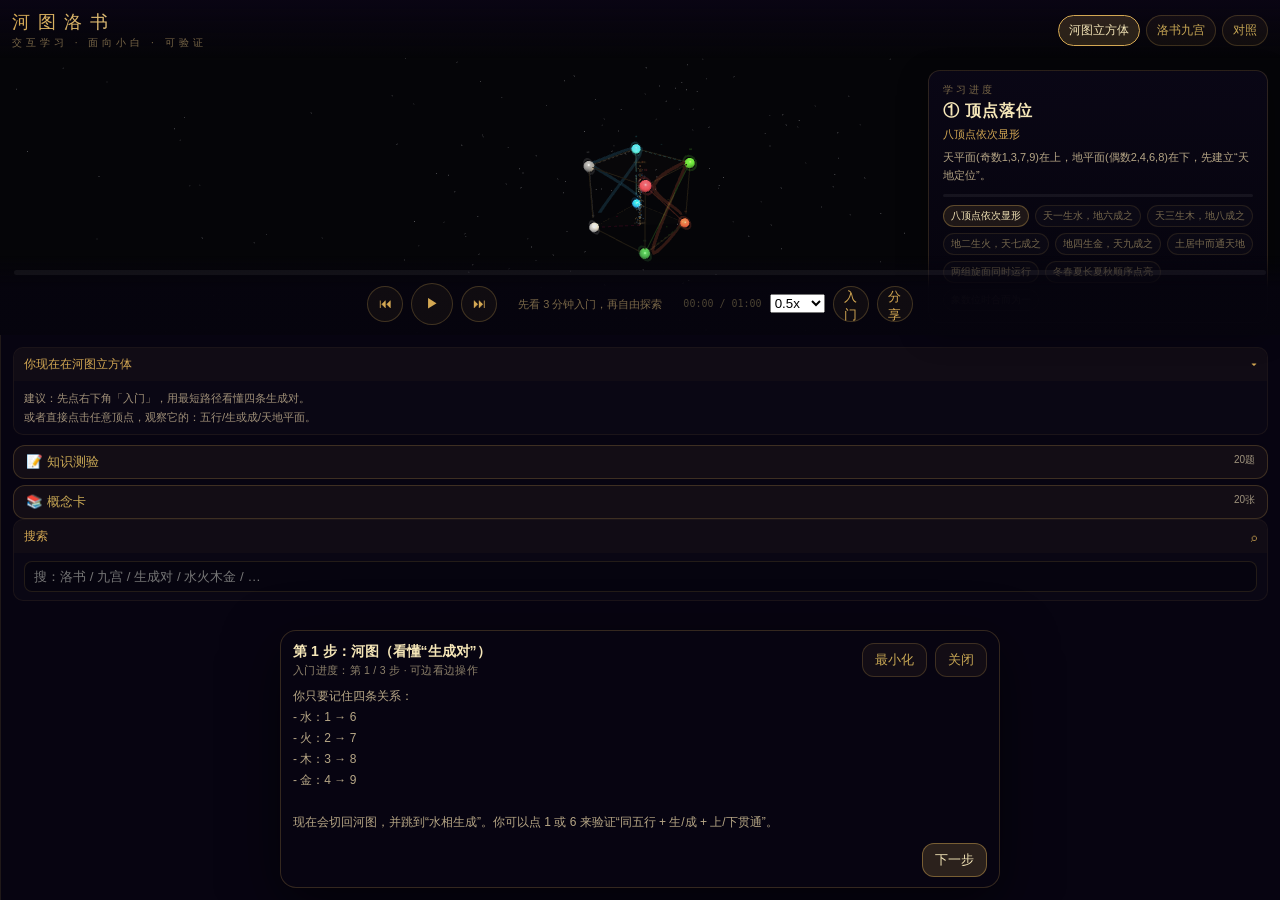
<file: index.html>
<!doctype html>
<html lang="zh-CN">
  <head>
    <meta charset="UTF-8" />
    <meta name="viewport" content="width=device-width, initial-scale=1.0" />
    <title>河图洛书 · 交互学习器</title>
    <meta name="description" content="面向小白的河图洛书交互学习：河图立方体、洛书九宫、对照与教学。" />
    <meta name="author" content="JbBom" />
    <meta name="keywords" content="河图,洛书,河图洛书,Three.js,3D,交互学习,传统文化,易经" />

    <!-- Open Graph / Facebook -->
    <meta property="og:type" content="website" />
    <meta property="og:title" content="河图洛书 · 交互学习器" />
    <meta property="og:description" content="把河图立方体、洛书九宫、数理对照、入门讲解和知识测验整合到一个交互式 3D 网页中。Three.js 驱动的传统文化可视化学习工具。" />
    <meta property="og:image" content="https://jbbom.github.io/hetu-cube-3d/docs/assets/screenshot-hero.png" />
    <meta property="og:url" content="https://jbbom.github.io/hetu-cube-3d/" />
    <meta property="og:site_name" content="河图洛书 · 交互学习器" />
    <meta property="og:locale" content="zh_CN" />

    <!-- Twitter Card -->
    <meta name="twitter:card" content="summary_large_image" />
    <meta name="twitter:title" content="河图洛书 · 交互学习器" />
    <meta name="twitter:description" content="Three.js 驱动的河图洛书 3D 交互可视化学习工具。" />
    <meta name="twitter:image" content="https://jbbom.github.io/hetu-cube-3d/docs/assets/screenshot-hero.png" />

    <!-- PWA -->
    <link rel="manifest" href="./manifest.json" />
    <meta name="apple-mobile-web-app-capable" content="yes" />
    <meta name="apple-mobile-web-app-title" content="河图洛书" />
    <meta name="apple-mobile-web-app-status-bar-style" content="black-translucent" />
    <meta name="theme-color" content="#111827" />

    <script type="module" crossorigin src="./assets/index-UtkUvGxl.js"></script>
    <link rel="stylesheet" crossorigin href="./assets/index-COmTXZFF.css">

    <!-- Structured Data (Schema.org) -->
    <script type="application/ld+json">
    {
      "@context": "https://schema.org",
      "@type": "WebApplication",
      "name": "河图洛书 · 交互学习器",
      "description": "把河图立方体、洛书九宫、数理对照、入门讲解和知识测验整合到一个交互式 3D 网页中。",
      "url": "https://jbbom.github.io/hetu-cube-3d/",
      "applicationCategory": "EducationalApplication",
      "operatingSystem": "Web",
      "author": {
        "@type": "Person",
        "name": "JbBom"
      },
      "browserRequirements": "Requires WebGL"
    }
    </script>
  </head>
  <body>
    <div id="app"></div>
    <script>
      if ('serviceWorker' in navigator) {
        navigator.serviceWorker.register('./service-worker.js').catch(function(err) {
          console.log('[SW] Registration failed:', err);
        });
      }
    </script>
  </body>
</html>
</file>
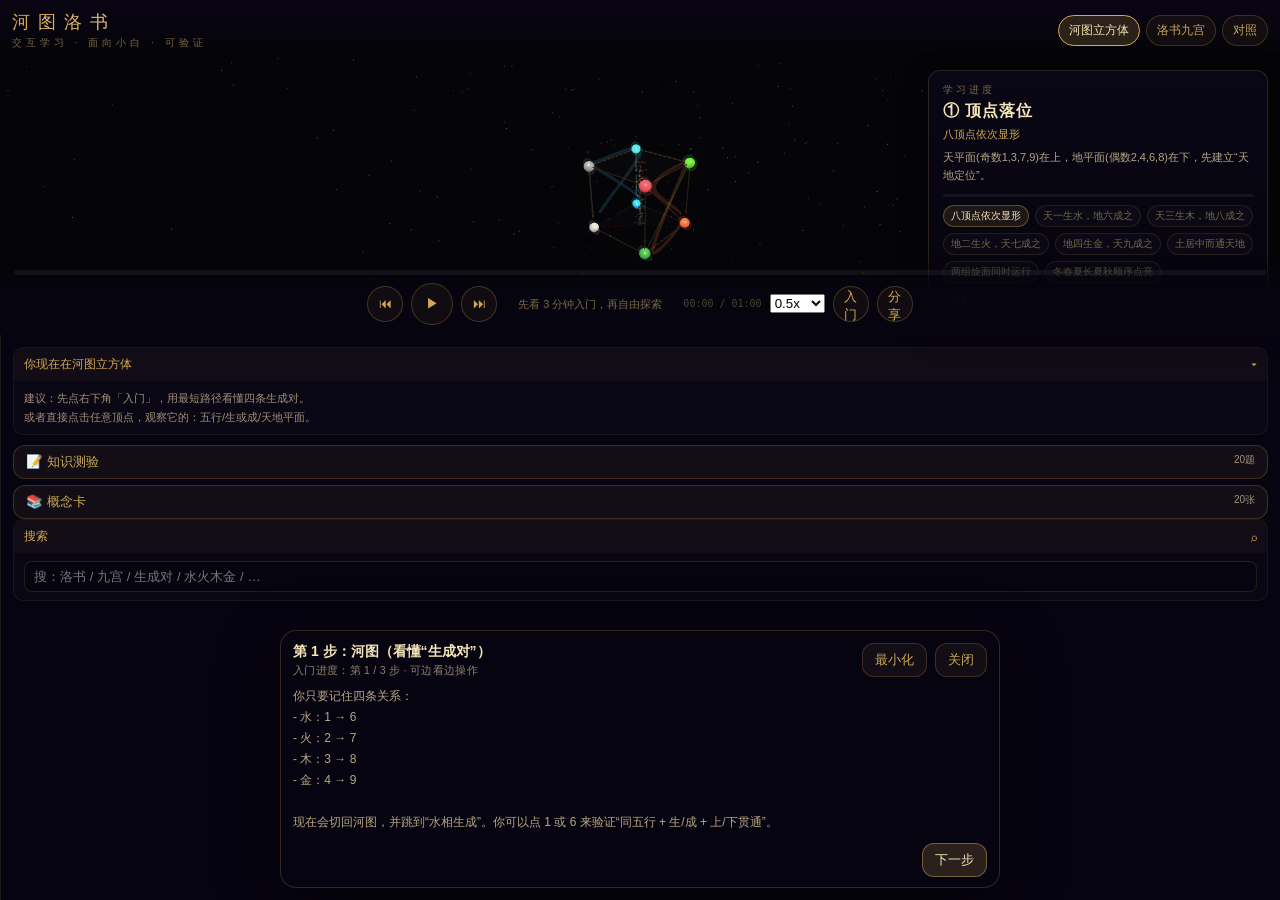
<file: HetuCubeIOS/HetuCubeIOS/Web/index.html>
<!doctype html>
<html lang="zh-CN">
  <head>
    <meta charset="UTF-8" />
    <meta name="viewport" content="width=device-width, initial-scale=1.0" />
    <title>河图洛书 · 交互学习器</title>
    <meta name="description" content="面向小白的河图洛书交互学习：河图立方体、洛书九宫、对照与教学。" />
    <script type="module" crossorigin src="./assets/index-UtkUvGxl.js"></script>
    <link rel="stylesheet" crossorigin href="./assets/index-COmTXZFF.css">
  </head>
  <body>
    <div id="app"></div>
  </body>
</html>
</file>
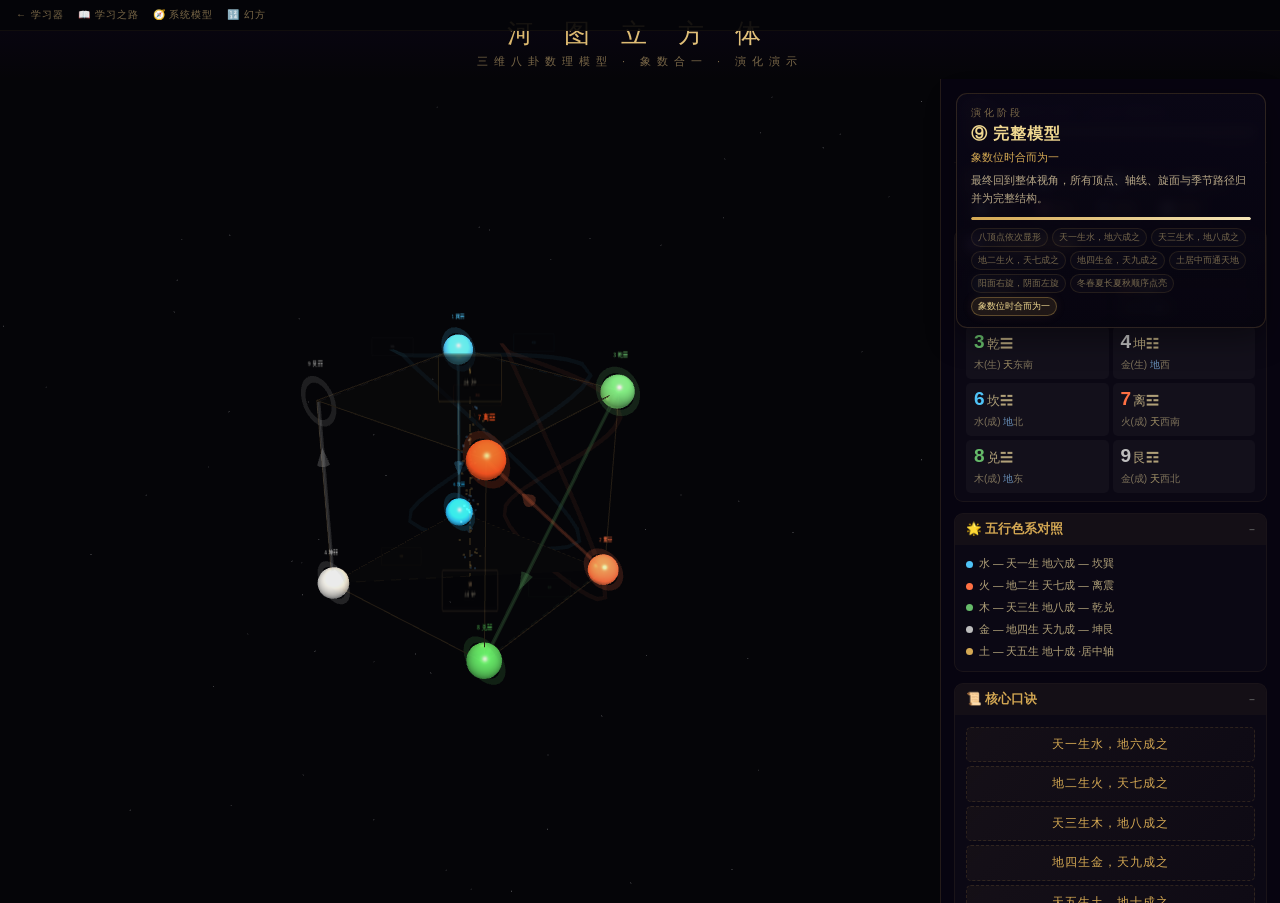
<file: hetu-cube.html>
<!DOCTYPE html>
<html lang="zh-CN">
<head>
<meta charset="UTF-8">
<meta name="viewport" content="width=device-width, initial-scale=1.0">
<meta name="description" content="河图立方体的三维交互可视化页面，结合八卦、五行、季节与数理映射，提供实验性 3D 展示与演化讲解。">
<meta name="keywords" content="河图,洛书,河图立方体,Three.js,3D,八卦,五行,交互演示" />
<meta property="og:type" content="website" />
<meta property="og:title" content="河图立方体 · 三维数理模型" />
<meta property="og:description" content="河图立方体的三维交互可视化页面，结合八卦、五行、季节与数理映射，提供实验性 3D 展示与演化讲解。" />
<meta property="og:image" content="https://jbbom.github.io/hetu-cube-3d/docs/assets/screenshot-hero.png" />
<meta property="og:url" content="https://jbbom.github.io/hetu-cube-3d/hetu-cube.html" />
<meta name="twitter:card" content="summary_large_image" />
<meta name="twitter:title" content="河图立方体 · 三维数理模型" />
<meta name="twitter:description" content="河图立方体的三维交互可视化页面，结合八卦、五行、季节与数理映射。" />
<meta name="twitter:image" content="https://jbbom.github.io/hetu-cube-3d/docs/assets/screenshot-hero.png" />
<title>河图立方体 · 三维数理模型</title>
<style>
*{margin:0;padding:0;box-sizing:border-box}
body{font-family:'Segoe UI','Microsoft YaHei',sans-serif;background:#050508;color:#e0d8c8;overflow-x:hidden;min-height:100vh}
.hd{text-align:center;padding:16px 20px 10px;background:linear-gradient(180deg,rgba(10,5,20,.95)0%,transparent 100%);position:relative;z-index:10}
.hd h1{font-size:26px;font-weight:200;letter-spacing:12px;background:linear-gradient(90deg,#d4a853,#f5e6b8,#d4a853);background-size:300% 100%;-webkit-background-clip:text;-webkit-text-fill-color:transparent;animation:tG 4s ease infinite}
@keyframes tG{0%,100%{background-position:0%50%}50%{background-position:100%50%}}
.sub{margin-top:3px;font-size:11px;color:#7a6848;letter-spacing:6px}
.topnav{position:fixed;top:0;left:0;right:0;z-index:100;display:flex;gap:14px;padding:8px 16px;background:rgba(5,5,8,.92);border-bottom:1px solid rgba(212,168,83,.06)}.topnav a{color:#7a6848;text-decoration:none;font-size:10px;letter-spacing:1px;transition:color .2s}.topnav a:hover{color:#d4a853}
.mc{display:flex;height:calc(100vh - 76px);position:relative}
#cc{flex:1;position:relative;min-height:420px;cursor:grab}#cc:active{cursor:grabbing}canvas{display:block}
.sp{width:340px;background:rgba(8,5,18,.94);border-left:1px solid rgba(212,168,83,.14);overflow-y:auto;padding:13px;z-index:5}
.sp::-webkit-scrollbar{width:3px}.sp::-webkit-scrollbar-thumb{background:rgba(212,168,83,.22);border-radius:2px}
.ps{margin-bottom:11px;background:rgba(255,255,255,.02);border-radius:9px;border:1px solid rgba(212,168,83,.07);overflow:hidden}
.ph{padding:7px 11px;font-size:12.5px;font-weight:600;color:#d4a853;cursor:pointer;display:flex;justify-content:space-between;align-items:center;background:rgba(212,168,85,.04)}
.ph:hover{background:rgba(212,168,83,.09)}.pc{padding:8px 11px;font-size:11.5px;line-height:1.7;color:#b0a078}.pc.hd{display:none}.pi{font-size:10px;color:#555}
.ctls{display:flex;gap:4px;flex-wrap:wrap;padding:6px 11px 8px}
.cb{padding:4px 9px;font-size:10.5px;border:1px solid rgba(212,168,83,.2);background:rgba(212,168,83,.05);color:#c9a855;border-radius:4px;cursor:pointer;transition:all .25s;font-family:inherit;white-space:nowrap}
.cb:hover{background:rgba(212,168,83,.15);border-color:rgba(212,168,83,.38)}
.cb.on{background:rgba(212,168,83,.18);border-color:#d4a853;color:#f0d890}
.ab{padding:6px 11px 9px;border-bottom:1px solid rgba(212,168,83,.06)}
.ar{display:flex;align-items:center;gap:6px;margin-bottom:4px}
.pb{width:28px;height:28px;border-radius:50%;border:2px solid #d4a853;background:rgba(212,168,83,.08);color:#d4a853;font-size:12px;cursor:pointer;display:flex;align-items:center;justify-content:center;transition:all .25s;flex-shrink:0}
.pb:hover{background:rgba(212,168,83,.2)}.pb.on{border-color:#f0d890;background:rgba(240,216,144,.18);color:#f0d890}
.pl{flex:1;font-size:10.5px;color:#786848;text-align:left}
.pw{height:3px;background:rgba(255,255,255,.05);border-radius:2px;cursor:pointer;overflow:hidden}.pf{height:100%;background:linear-gradient(90deg,#d4a853,#f5e6b8);border-radius:2px;width:0%}
.sr{display:flex;justify-content:space-between;align-items:center;font-size:9.5px;color:#555;margin-top:3px}
.sr select{background:rgba(15,10,28,.92);border:1px solid rgba(212,168,83,.16);color:#c9a855;padding:1px 4px;border-radius:3px;font-size:9.5px;outline:none}
.vg{display:grid;grid-template-columns:1fr 1fr;gap:4px}
.vc{padding:5px 7px;border-radius:5px;background:rgba(255,255,255,.03);border:1px solid transparent;cursor:pointer;transition:all .28s}
.vc:hover{background:rgba(212,168,83,.08);border-color:rgba(212,168,83,.26);transform:translateY(-1px)}
.vc.a{background:rgba(212,168,83,.14);border-color:rgba(212,168,83,.48);box-shadow:0 0 10px rgba(212,168,83,.1)}.vc.dm{opacity:.16}
.vn{font-size:19px;font-weight:bold;line-height:1;display:inline-block}
.vg2{font-size:13px;margin-left:2px}.vw{font-size:10px;opacity:.68;margin-top:1px}
.e0 .vn{color:#4FC3F7}.e1 .vn{color:#FF7043}.e2 .vn{color:#66BB6A}.e3 .vn{color:#BDBDBD}.e4 .vn{color:#D4A853}
.lr{display:flex;align-items:center;padding:2px 0;font-size:10.5px}
.ld{width:7px;height:7px;border-radius:50%;margin-right:6px;flex-shrink:0}
.fb{background:linear-gradient(135deg,rgba(212,168,83,.05),rgba(212,168,83,.02));border-radius:5px;padding:7px 9px;margin:4px 0;text-align:center;font-size:11.5px;letter-spacing:1px;color:#d4a853;border:1px dashed rgba(212,168,83,.15)}
#io{position:absolute;top:10px;left:10px;max-width:270px;background:rgba(6,4,14,.96);border:1px solid rgba(212,168,83,.3);border-radius:9px;padding:11px 15px;font-size:11.5px;line-height:1.65;z-index:20;display:none;animation:fi .28s ease;box-shadow:0 8px 32px rgba(0,0,0,.5)}
@keyframes fi{from{opacity:0;transform:translateY(-8px)}to{opacity:1;transform:translateY(0)}}
.it{font-size:15px;font-weight:bold;color:#f0d890;margin-bottom:5px;display:flex;align-items:center;gap:6px}.ibn{font-size:26px;color:#d4a853}
.ir{display:flex;justify-content:space-between;padding:2px 0;border-bottom:1px solid rgba(255,255,255,.04)}.il{color:#6a5838}.iv{color:#ddd;font-weight:500}
.ci{position:absolute;top:6px;right:8px;color:#555;cursor:pointer;font-size:15px;line-height:1}.ci:hover{color:#888}
#to{position:absolute;bottom:45px;left:50%;transform:translateX(-50%);max-width:440px;background:rgba(6,4,14,.94);border:1px solid rgba(212,168,83,.26);border-radius:9px;padding:11px 16px;z-index:19;text-align:center;display:none;animation:ti .32s ease;box-shadow:0 6px 26px rgba(0,0,0,.5)}
@keyframes ti{from{opacity:0;transform:translateX(-50%) translateY(16px)}to{opacity:1;transform:translateX(-50%) translateY(0)}}
.tt{font-size:13px;color:#f0d890;font-weight:600;margin-bottom:4px}.td{font-size:11px;color:#b0a078;line-height:1.6;margin-bottom:8px}
.tn{display:flex;justify-content:center;gap:7px}
.tb{padding:4px 13px;border:1px solid rgba(212,168,83,.26);background:rgba(212,168,83,.07);color:#c9a855;border-radius:4px;cursor:pointer;font-size:10.5px;transition:all .2s;font-family:inherit}.tb:hover{background:rgba(212,168,85,.2);border-color:#d4a853}
.tds{display:flex;justify-content:center;gap:4px;margin-top:7px}
.tdt{width:5px;height:5px;border-radius:50%;background:rgba(212,168,83,.16);transition:all .3s}.tdd{background:#d4a853;box-shadow:0 0 5px rgba(212,168,83,.36)}
#ao{position:absolute;top:14px;right:14px;max-width:310px;background:linear-gradient(180deg,rgba(10,7,22,.96),rgba(6,4,14,.88));border:1px solid rgba(212,168,83,.18);border-radius:11px;padding:12px 14px 11px;z-index:18;box-shadow:0 10px 30px rgba(0,0,0,.4);backdrop-filter:blur(6px)}
.ak{font-size:10px;letter-spacing:3px;color:#7a6848;margin-bottom:4px}
.at{font-size:16px;color:#f0d890;font-weight:600;letter-spacing:1px}
.al{margin-top:5px;font-size:11px;color:#d4a853}
.ad{margin-top:6px;font-size:11px;line-height:1.65;color:#b6a686}
.apb{display:flex;gap:5px;margin-top:10px}
.apd{flex:1;height:3px;border-radius:2px;background:rgba(255,255,255,.06);overflow:hidden}
.apf{height:100%;width:0%;background:linear-gradient(90deg,#d4a853,#f5e6b8);border-radius:2px;transition:width .18s linear}
.aps{display:flex;gap:4px;flex-wrap:wrap;margin-top:8px}
.apt{padding:2px 6px;border-radius:999px;border:1px solid rgba(212,168,83,.12);font-size:9px;color:#76684d;background:rgba(255,255,255,.02)}
.apt.on{color:#f0d890;border-color:rgba(212,168,83,.35);background:rgba(212,168,83,.11);box-shadow:0 0 12px rgba(212,168,83,.08)}
#ld{position:fixed;inset:0;background:#050508;display:flex;align-items:center;justify-content:center;z-index:9999;flex-direction:column;gap:10px}
.lt{color:#d4a853;font-size:15px;letter-spacing:4px;animation:pul 1.5s infinite}
.lb{width:160px;height:2px;background:rgba(212,168,83,.12);border-radius:1px;overflow:hidden}.lf{height:100%;background:linear-gradient(90deg,#d4a853,#f5e6b8);width:0%;animation:lfd 1.8s ease forwards}
@keyframes pul{0%,100%{opacity:.35}50%{opacity:1}}@keyframes lfd{to{width:100%}}
@media(max-width:900px){
  .mc{flex-direction:column}.sp{width:100%;max-height:42vh;border-left:none;border-top:1px solid rgba(212,168,83,.1)}
  #cc{min-height:54vh}
  #ao{top:auto;bottom:12px;right:12px;left:12px;max-width:none}
  .hd h1{font-size:20px;letter-spacing:8px}
}
@media(max-width:500px){
  .topnav{gap:6px;padding:6px 10px;overflow-x:auto;-webkit-overflow-scrolling:touch;scrollbar-width:none}
  .topnav::-webkit-scrollbar{display:none}
  .topnav a{font-size:9px;white-space:nowrap}
  .hd h1{font-size:16px;letter-spacing:5px}
  .hd{padding:12px 12px 8px}
  .sub{font-size:9px;letter-spacing:4px}
  .sp{padding:8px;max-height:38vh}
  .ph{font-size:11px;padding:5px 8px}
  .pc{padding:6px 8px;font-size:10.5px}
  .cb{font-size:9px;padding:3px 6px}
  #io{max-width:200px;font-size:10px;padding:8px 10px;top:6px;left:6px}
  #to{max-width:280px;font-size:10px;padding:8px 10px;bottom:25px}
  #ao{font-size:10.5px;padding:8px 10px}
  .pb{width:24px;height:24px;font-size:10px}
  .pl{font-size:9px}
  .sr{font-size:8.5px;flex-wrap:wrap;gap:3px}
  .vg{grid-template-columns:1fr 1fr;gap:3px}
  .vc{padding:4px 5px}
  .vn{font-size:16px}
  .vg2{font-size:11px}
}
</style>
</head>
<body>

<div id="ld"><div class="lt">载入河图立方体...</div><div class="lb"><div class="lf"></div></div></div>

<nav class="topnav" id="topnav"><a href="./">← 学习器</a><a href="./learn.html">📖 学习之路</a><a href="./system-learning.html">🧭 系统模型</a><a href="./luoshu-magic.html">🔢 幻方</a></nav>

<div class="hd"><h1>河 图 立 方 体</h1><div class="sub">三维八卦数理模型 · 象数合一 · 演化演示</div></div>

<div class="mc">
<div id="cc"></div>
<div id="io"><span class="ci" onclick="hideInfo()">✕</span><div class="it"><span class="ibn"></span><span class="gn"></span></div><div id="ib"></div></div>
<div id="to"><div class="tt"></div><div class="td"></div><div class="tn"><button class="tb" id="tpv">← 上一步</button><button class="tb" id="tnx">下一步 →</button></div><div class="tds" id="tds"></div></div>
<div id="ao"><div class="ak">演化阶段</div><div class="at">完整模型</div><div class="al">河图立方体已展开</div><div class="ad">当前显示完整状态。点击左侧播放按钮，可以从顶点落位开始按阶段观看整个演化过程。</div><div class="apb"><div class="apd"><div class="apf" id="apf"></div></div></div><div class="aps" id="aps"></div></div>

<div class="sp">

<div class="ab">
<div class="ar"><button class="pb" id="pbt" onclick="togPlay()">▶</button><span class="pl" id="plab">点击 ▶ 开始演化</span></div>
<div class="pw" onclick="skP(event)"><div class="pf" id="pff"></div></div>
<div class="sr"><span>速度<select onchange="chgSp(this.value)"><option value=".5">0.5x</option><option value="1" selected>1x</option><option value="1.5">1.5x</option><option value="2">2x</option><option value="3">3x</option></select></span><span><span id="tcu">00:00</span>/<span id="ttl">00:24</span></span></div>
</div>

<div class="ctls">
<button class="cb on" id="btnFull" onclick="setVM('full',this)">🌐 完整</button>
<button class="cb" id="btnHeaven" onclick="setVM('heaven',this)">⬆️ 天平面</button>
<button class="cb" id="btnEarth" onclick="setVM('earth',this)">⬇️ 地平面</button>
<button class="cb" id="btnTop" onclick="togTD(this)">🗺️ 俯视</button>
<button class="cb" id="btnRotate" onclick="togAR(this)">🔄 自转</button>
<button class="cb" onclick="rstCam()">🎯 复位</button>
<button class="cb" onclick="focusNext()">🔍 聚焦</button>
<button class="cb" onclick="startTut()">📖 讲解</button>
</div>

<div class="ps"><div class="ph" onclick="tgS(this)"><span>🔮 八顶点数理映射</span><span class="pi">−</span></div><div class="pc"><div class="vg" id="vg"></div></div></div>

<div class="ps"><div class="ph" onclick="tgS(this)"><span>🌟 五行色系对照</span><span class="pi">−</span></div><div class="pc">
<div class="lr"><span class="ld" style="background:#4fc3f7"></span>水 — 天一生 地六成 — 坎巽</div>
<div class="lr"><span class="ld" style="background:#ff7043"></span>火 — 地二生 天七成 — 离震</div>
<div class="lr"><span class="ld" style="background:#66bb6a"></span>木 — 天三生 地八成 — 乾兑</div>
<div class="lr"><span class="ld" style="background:#bdbdbd"></span>金 — 地四生 天九成 — 坤艮</div>
<div class="lr"><span class="ld" style="background:#d4a853"></span>土 — 天五生 地十成 ·居中轴</div>
</div></div>

<div class="ps"><div class="ph" onclick="tgS(this)"><span>📜 核心口诀</span><span class="pi">−</span></div><div class="pc">
<div class="fb">天一生水，地六成之</div><div class="fb">地二生火，天七成之</div><div class="fb">天三生木，地八成之</div><div class="fb">地四生金，天九成之</div><div class="fb">天五生土，地十成之</div><p style="margin-top:4px;font-size:9.5px;color:#666;">出自《尚书·洪范》</p>
</div></div>

<div class="ps"><div class="ph" onclick="tgS(this)"><span>🔄 阴阳旋转面</span><span class="pi">−</span></div><div class="pc">
<p style="color:#f0d890;margin-bottom:3px;font-size:11px">☀️ 阳面右旋顺时针</p><p style="font-size:9.5px;padding-left:4px;color:#bbb;">3乾→8兑→2震→7离→3 <span style="color:#776">| 阳爻神天 | 木→火</span></p>
<p style="color:#8ec8ff;margin:6px 0 3px;font-size:11px">🌙 阴面左旋逆时针</p><p style="font-size:9.5px;padding-left:4px;color:#bbb;">9艮→6坎→4坤→1巽→9 <span style="color:#776">| 阴爻鬼地 | 金→水</span></p>
</div></div>

<div class="ps"><div class="ph" onclick="tgS(this)"><span>⚡ 鬼神生成关系</span><span class="pi">−</span></div><div class="pc">
<p style="color:#f0d890;margin-bottom:2px;font-size:11px">神（阳气下沉 天→地）：</p><p style="font-size:9.5px;padding-left:4px;color:#ccc;">天1水→地6水神 · 天3木→地8木神 · 天5土→地10土神</p>
<p style="color:#b8a898;margin:4px 0 2px;font-size:11px">鬼（阴气上升 地→天）：</p><p style="font-size:9.5px;padding-left:4px;color:#ccc;">地2火→天7火鬼 · 地4金→天9金鬼</p>
<p style="margin-top:4px;font-size:9px;color:#556;border-top:1px solid rgba(255,255,255,.04);padding-top:3px;">「鬼神」=阴阳二气代称：神为阳气(生发)，鬼为阴气(收敛)</p>
</div></div>

<div class="ps"><div class="ph" onclick="tgS(this)"><span>📅 四季流转路径</span><span class="pi">−</span></div><div class="pc">
<p style="font-size:9.5px;line-height:1.72;color:#aaa;">
❄️冬：天1巽→天3乾 &nbsp; 🌱春：地8兑→地2震<br>🔥夏：天7离→天5中 &nbsp; 🌾长夏：地10中→地4坤<br>🍂秋：天9艮→天1巽 <span style="color:#776;font-size:8.5px;">|沿棱边闭环，时空一体</span></p>
</div></div>

<div class="ps"><div class="ph" onclick="tgS(this)"><span>🔢 天干与爻位编码</span><span class="pi">−</span></div><div class="pc">
<p style="font-size:9.5px;line-height:1.78;color:#999;"><b style="color:#c9a855">天干：</b>甲乙木(3/8)丙丁火(2/7)戊己土(5/10)庚辛金(4/9)壬癸水(1/6)<br><b style="color:#c9a855">三爻上中下=天地·鬼神·阴阳：</b><br>乾☰天神阳 坤☷地鬼阴 震☳地鬼阳 巽☴天神阴<br>坎☵地神阴 离☲天鬼阳 兑☱地神阳 艮☶天鬼阴</p>
</div></div>

</div><!-- sp -->
</div><!-- mc -->

<!-- 本地随仓库分发的依赖：Three.js r128 -->
<script src="three.min.js"></script>

<script>
// ===== 手写OrbitControls（零外部依赖）=====
THREE.OrbitControls=function(object,domElement){
  var scope=this;
  this.object=object;
  this.domElement=domElement||document;
  this.enableDamping=true;
  this.dampingFactor=0.06;
  this.autoRotate=false;
  this.autoRotateSpeed=0.6;
  this.minDistance=4;
  this.maxDistance=18;
  this.target=new THREE.Vector3();
  this.enabled=true;

  var rotateStart=new THREE.Vector2(),rotateEnd=new THREE.Vector2(),rotateDelta=new THREE.Vector2();
  var STATE={NONE:-1,ROTATE:0,DOLLY:1,PAN:2};
  var state=STATE.NONE,scale=1;
  var offset=new THREE.Vector3(),quaternion=new THREE.Quaternion();
  var spherical=new THREE.Spherical(),sphericalDelta=new THREE.Spherical();
  var panOffset=new THREE.Vector3();
  var zoomChanged=false;

  function getAutoRotationAngle(){return 2*Math.PI/60/60*scope.autoRotateSpeed;}
  function rotateLeft(angle){sphericalDelta.theta-=angle;}
  function rotateUp(angle){sphericalDelta.phi-=angle;}

  var panLeft=function(){},panUp=function(){},v1=new THREE.Vector3();
  (function(){
    panLeft=function(distance){
      v1.setFromMatrixColumn(object.matrix,0);v1.multiplyScalar(-distance);
      panOffset.add(v1);
    };
    panUp=function(distance){
      v1.setFromMatrixColumn(object.matrix,1);v1.multiplyScalar(distance);
      panOffset.add(v1);
    };
  })();

  function handleMouseDownRotate(e){rotateStart.set(e.clientX,e.clientY);}
  function handleMouseDownPan(e){}

  function handleMouseMoveRotate(e){
    rotateEnd.set(e.clientX,e.clientY);
    rotateDelta.subVectors(rotateEnd,rotateStart).multiplyScalar(Math.PI/180*scope.elementScale||0.5);
    rotateLeft(rotateDelta.x);
    rotateUp(rotateDelta.y);
    rotateStart.copy(rotateEnd);
  }

  function handleMouseWheel(e){
    if(e.deltaY<0){scale/=Math.pow(.95,8);}else{scale*=Math.pow(.95,8);}
    zoomChanged=true;
  }

  function onMouseDown(e){
    if(scope.enabled===false)return;
    e.preventDefault();
    if(e.button===0){
      state=STATE.ROTATE;handleMouseDownRotate(e);
    }else if(e.button===2){
      state=STATE.PAN;handleMouseDownPan(e);
    }
    document.addEventListener('mousemove',onMouseMove,false);
    document.addEventListener('mouseup',onMouseUp,false);
  }
  function onMouseMove(e){
    if(scope.enabled===false)return;
    e.preventDefault();
    switch(state){
      case STATE.ROTATE:handleMouseMoveRotate(e);break;
      case STATE.PAN:break;
    }
  }
  function onMouseUp(){
    document.removeEventListener('mousemove',onMouseMove,false);
    document.removeEventListener('mouseup',onMouseUp,false);
    state=STATE.NONE;
  }
  function onMouseWheel(e){
    if(scope.enabled===false)return;
    e.preventDefault();handleMouseWheel(e);
  }

  // Touch support
  function onTouchStart(e){
    if(scope.enabled===false)return;
    switch(e.touches.length){
      case 1:state=STATE.ROTATE;rotateStart.set(e.touches[0].pageX,e.touches[0].pageY);break;
      default:state=STATE.NONE;
    }
  }
  function onTouchMove(e){
    if(scope.enabled===false)return;
    e.preventDefault();e.stopPropagation();
    if(state===STATE.ROTATE&&e.touches.length===1){
      var f={clientX:e.touches[0].pageX,clientY:e.touches[0].pageY};
      rotateEnd.set(f.clientX,f.clientY);
      rotateDelta.subVectors(rotateEnd,rotateStart).multiplyScalar(Math.PI/180*.5);
      rotateLeft(rotateDelta.x);rotateUp(rotateDelta.y);
      rotateStart.copy(rotateEnd);
    }
  }

  this.domElement.addEventListener('contextmenu',function(e){e.preventDefault();});
  this.domElement.addEventListener('mousedown',onMouseDown,false);
  this.domElement.addEventListener('wheel',onMouseWheel,{passive:false});
  this.domElement.addEventListener('touchstart',onTouchStart,false);
  this.domElement.addEventListener('touchmove',onTouchMove,{passive:false});

  this.update=function(){
    var position=scope.object.position;
    offset.copy(position).sub(scope.target);
    offset.applyQuaternion(quaternion.copy(object.quaternion).invert());
    spherical.setFromVector3(offset);

    if(scope.autoRotate&&state===STATE.NONE){
      rotateLeft(getAutoRotationAngle());
    }

    spherical.theta+=sphericalDelta.theta;
    spherical.phi+=sphericalDelta.phi;
    spherical.phi=Math.max(.01,Math.min(Math.PI-.01,spherical.phi));
    spherical.radius*=scale;
    spherical.radius=Math.max(scope.minDistance,Math.min(scope.maxDistance,spherical.radius));

    scope.target.add(panOffset);

    offset.setFromSpherical(spherical);
    offset.applyQuaternion(object.quaternion);

    position.copy(scope.target).add(offset);
    object.lookAt(scope.target);

    if(scope.enableDamping){
      sphericalDelta.theta*=(1-this.dampingFactor);
      sphericalDelta.phi*=(1-this.dampingFactor);
      panOffset.multiplyScalar(1-this.dampingFactor);
    }else{
      sphericalDelta.set(0,0,0);
      panOffset.set(0,0,0);
    }
    scale=1;

    return true;
  };

  this.dispose=function(){
    this.domElement.removeEventListener('mousedown',onMouseDown);
    this.domElement.removeEventListener('wheel',onMouseWheel);
    this.domElement.removeEventListener('touchstart',onTouchStart);
    this.domElement.removeEventListener('touchmove',onTouchMove);
  };
};

// ===== 全局错误处理 =====
window.onerror=function(msg,url,line){
  var ld=document.getElementById('ld');
  if(ld)ld.innerHTML='<div style="text-align:center;padding:35px;color:#d4a853;"><h3 style="margin-bottom:10px;">⚠ 出错了</h3><p style="font-size:12px;color:#888;margin-bottom:14px;">'+String(msg)+'<br>行:'+line+'</p><button onclick="location.reload()" style="padding:7px 22px;background:rgba(212,168,83,.14);border:1px solid #d4a853;color:#d4a853;border-radius:5px;cursor:pointer;font-size:12px;">🔄 重试</button></div>';
  return false;
};

function showBootError(msg){
  var ld=document.getElementById('ld');
  if(ld)ld.innerHTML='<div style="text-align:center;padding:34px;color:#d4a853;"><h3 style="margin-bottom:10px;">⚠ 无法初始化 3D 场景</h3><p style="font-size:12px;line-height:1.7;color:#9f937d;margin-bottom:14px;">'+msg+'</p><button onclick="location.reload()" style="padding:7px 22px;background:rgba(212,168,83,.14);border:1px solid #d4a853;color:#d4a853;border-radius:5px;cursor:pointer;font-size:12px;">🔄 重新尝试</button></div>';
}

// ===== 主初始化 =====
function initApp(){
  if(typeof THREE==='undefined'||!THREE.Scene){
    document.getElementById('ld').innerHTML='<div style="text-align:center;color:#d4a853;padding:30px;"><h3>⏳ 正在加载引擎...</h3><p style="font-size:11px;color:#777;margin:10px 0;">Three.js尚未就绪</p><button onclick="location.reload()" style="padding:6px 18px;background:rgba(212,168,83,.12);border:1px solid #d4a853;color:#d4a853;border-radius:4px;cursor:pointer;">重试</button></div>';
    setTimeout(initApp,800);
    return;
  }

// ===================== 数据 =====================
var VD=[
{n:1,g:'巽',gs:'☴',w:'水',sc:'生',pl:'天',po:'东北',el:0,sg:'神',yy:'阴',xx:'风',se:'冬始',c:0x4FC3F7},
{n:2,g:'震',gs:'☳',w:'火',sc:'生',pl:'地',po:'南',el:1,sg:'鬼',yy:'阳',xx:'雷',se:'春始',c:0xFF7043},
{n:3,g:'乾',gs:'☰',w:'木',sc:'生',pl:'天',po:'东南',el:2,sg:'神',yy:'阳',xx:'天',se:'春终',c:0x66BB6A},
{n:4,g:'坤',gs:'☷',w:'金',sc:'生',pl:'地',po:'西',el:3,sg:'鬼',yy:'阴',xx:'地',se:'秋终',c:0xBDBDBD},
{n:6,g:'坎',gs:'☵',w:'水',sc:'成',pl:'地',po:'北',el:0,sg:'神',yy:'阴',xx:'水',se:'冬终',c:0x29B6F6},
{n:7,g:'离',gs:'☲',w:'火',sc:'成',pl:'天',po:'西南',el:1,sg:'鬼',yy:'阳',xx:'火',se:'夏始',c:0xFF5722},
{n:8,g:'兑',gs:'☱',w:'木',sc:'成',pl:'地',po:'东',el:2,sg:'神',yy:'阳',xx:'泽',se:'春盛',c:0x4CAF50},
{n:9,g:'艮',gs:'☶',w:'金',sc:'成',pl:'天',po:'西北',el:3,sg:'鬼',yy:'阴',xx:'山',se:'秋始',c:0x9E9E9E}
];
var S=2;
var VP={
 1:new THREE.Vector3(-1,1,-1),3:new THREE.Vector3(1,1,-1),
 7:new THREE.Vector3(1,1,1),9:new THREE.Vector3(-1,1,1),
 2:new THREE.Vector3(1,-1,-1),4:new THREE.Vector3(-1,-1,1),
 6:new THREE.Vector3(-1,-1,-1),8:new THREE.Vector3(1,-1,1)
};
var CH=new THREE.Vector3(0,S/2,0), CE=new THREE.Vector3(0,-S/2,0);
var PRS=[{s:1,c:6,nm:'水',cl:0x4FC3F7},{s:3,c:8,nm:'木',cl:0x66BB6A},{s:2,c:7,nm:'火',cl:0xFF7043},{s:4,c:9,nm:'金',cl:0xBDBDBD}];
var SRS=[
  {a:1,b:3,nm:'冬启',cl:0x4FC3F7},
  {a:8,b:2,nm:'春发',cl:0x66BB6A},
  {a:7,b:'5',nm:'夏盛',cl:0xFF7043},
  {a:'10',b:4,nm:'长夏',cl:0xD4A853},
  {a:9,b:1,nm:'秋收',cl:0xBDBDBD}
];
var DUR=24;
var PHASES=[
  {id:'intro',from:0,to:3,title:'① 顶点落位',label:'八顶点依次显形',desc:'先看到数位骨架，再建立天平面与地平面的上下层级。',cam:{x:5.4,y:4.6,z:6.2,tx:0,ty:0,tz:0}},
  {id:'water',from:3,to:5.8,title:'② 水相生成',label:'天一生水，地六成之',desc:'蓝色粒子沿 1→6 贯穿上下，先明确“生数到成数”的基本范式。',cam:{x:-4.8,y:3.2,z:-5.6,tx:-0.7,ty:-0.1,tz:-0.7}},
  {id:'wood',from:5.8,to:8.6,title:'③ 木相生成',label:'天三生木，地八成之',desc:'镜头转向东南与正东方向，绿色流线强调木相从天位落到地位。',cam:{x:5.8,y:2.9,z:-4.9,tx:0.9,ty:-0.05,tz:-0.2}},
  {id:'fire',from:8.6,to:11.4,title:'④ 火相生成',label:'地二生火，天七成之',desc:'红色粒子改为由下向上冲起，显出“地生而天成”的反向气机。',cam:{x:5.6,y:1.2,z:5.2,tx:0.95,ty:-0.2,tz:0.1}},
  {id:'metal',from:11.4,to:14.2,title:'⑤ 金相生成',label:'地四生金，天九成之',desc:'银白流线斜贯西与西北，生成关系由下升上，更清楚地和水木区分。',cam:{x:-5.7,y:2.2,z:5.7,tx:-0.9,ty:-0.1,tz:0.5}},
  {id:'axis',from:14.2,to:17.2,title:'⑥ 鬼神中轴',label:'土居中而通天地',desc:'中心轴开始显化。金色下沉为神，青色上升为鬼，5 与 10 成为全局枢纽。',cam:{x:0.2,y:6.9,z:4.2,tx:0,ty:0,tz:0}},
  {id:'spin',from:17.2,to:20.4,title:'⑦ 阴阳旋面',label:'阳面右旋，阴面左旋',desc:'两组旋转管开始占据画面，观众能同时看到阳面外放与阴面回收。',cam:{x:6.8,y:3.6,z:0.6,tx:0,ty:0,tz:0}},
  {id:'season',from:20.4,to:23.2,title:'⑧ 四时流转',label:'冬春夏长夏秋顺序点亮',desc:'五段季节路径依次显现，时间不再只是文字，而是绕着立方体实际流动。',cam:{x:4.6,y:6.1,z:4.8,tx:0,ty:0,tz:0}},
  {id:'full',from:23.2,to:24,title:'⑨ 完整模型',label:'象数位时合而为一',desc:'最终回到整体视角，所有顶点、轴线、旋面与季节路径归并为完整结构。',cam:{x:5,y:4,z:6,tx:0,ty:0,tz:0}}
];

// ===================== 场景 =====================
var ct=document.getElementById('cc');
var scene=new THREE.Scene();
scene.background=new THREE.Color(0x050508);
var camera=new THREE.PerspectiveCamera(50,ct.clientWidth/ct.clientHeight,0.1,120);
camera.position.set(5,4,6);
if(!window.WebGLRenderingContext){
  showBootError('当前环境不支持 WebGL。请改用支持硬件加速的现代浏览器打开此页面。');
  return;
}
var renderer;
try{
  renderer=new THREE.WebGLRenderer({antialias:true,alpha:false,powerPreference:'high-performance'});
}catch(err){
  showBootError('浏览器已加载页面，但未能创建 WebGL 上下文。请检查显卡驱动、浏览器硬件加速设置，或尝试 Chrome / Edge / Safari 最新版本。');
  console.error(err);
  return;
}
renderer.setSize(ct.clientWidth,ct.clientHeight);
renderer.setPixelRatio(Math.min(window.devicePixelRatio,2));
ct.appendChild(renderer.domElement);
var controls=new THREE.OrbitControls(camera,renderer.domElement);

scene.add(new THREE.AmbientLight(0xffffff,.42));
var dLight=new THREE.DirectionalLight(0xfff8e8,.78);dLight.position.set(5,8,5);scene.add(dLight);
scene.add(new THREE.PointLight(0xd4a853,.36,25));

// =========== 星空 ===========
(function(){
  var N=720,geo=new THREE.BufferGeometry(),pos=new Float32Array(N*3),col=new Float32Array(N*3);
  for(var i=0;i<N;i++){
    var r=24+Math.random()*40,th=Math.random()*Math.PI*2,ph=Math.acos(2*Math.random()-1);
    pos[i*3]=r*Math.sin(ph)*Math.cos(th);pos[i*3+1]=r*Math.sin(ph)*Math.sin(th);pos[i*3+2]=r*Math.cos(ph);
    var b=.45+Math.random()*.55;col[i*3]=col[i*3+1]=col[i*3+2]=b;
  }
  geo.setAttribute('position',new THREE.BufferAttribute(pos,3));
  geo.setAttribute('color',new THREE.BufferAttribute(col,3));
  window._stars=new THREE.Points(geo,new THREE.PointsMaterial({size:.07,vertexColors:true,transparent:true,opacity:.34,sizeAttenuative:true,blending:THREE.AdditiveBlending}));
  scene.add(window._stars);
})();

// =========== 立方体边框 ===========
var edgeLines=new THREE.LineSegments(new THREE.EdgesGeometry(new THREE.BoxGeometry(S*1.01,S*1.01,S*1.01)),new THREE.LineBasicMaterial({color:0xd4a853,transparent:true,opacity:.15}));
scene.add(edgeLines);

(function(){// faces
  function face(v1,v2,v3,v4,col,op){
    var sh=new THREE.Shape();sh.moveTo(v1.x,v1.z);sh.lineTo(v2.x,v2.z);sh.lineTo(v3.x,v3.z);sh.lineTo(v4.x,v4.z);sh.closePath();
    var m=new THREE.Mesh(new THREE.ShapeGeometry(sh),new THREE.MeshBasicMaterial({color:col,transparent:true,opacity:op,side:THREE.DoubleSide}));
    m.rotation.x=-Math.PI/2;m.position.y=(v1.y+v2.y+v3.y+v4.y)/4;return m;
  }
  scene.add(face(VP[3],VP[8],VP[2],VP[7],0xff7043,.028));
  scene.add(face(VP[4],VP[9],VP[1],VP[6],0x4fc3f7,.028));
  scene.add(face(VP[1],VP[3],VP[7],VP[9],0xd4a853,.016));
  scene.add(face(VP[6],VP[8],VP[2],VP[4],0xa08060,.016));
})();

// 中心轴
var axisL=new THREE.Line(new THREE.BufferGeometry().setFromPoints([CH.clone(),CE.clone()]),new THREE.LineDashedMaterial({color:0xd4a853,dashSize:.08,gapSize:.06,transparent:true,opacity:.3}));
axisL.computeLineDistances();scene.add(axisL);

// Sprite
function mkSprite(txt,col,sc,opt){
  sc=sc||.7;opt=opt||{};
  var lines=txt.split('\n'),cv=document.createElement('canvas');cv.width=512;cv.height=192;
  var x=cv.getContext('2d'),hex='#'+col.toString(16).padStart(6,'0');
  x.clearRect(0,0,512,192);
  var pad=22,r=18,bx=18,by=18,bw=476,bh=156;
  if(!opt.noBg){
    x.fillStyle=opt.bg||'rgba(5,5,8,.72)';
    x.strokeStyle=hex;
    x.lineWidth=2.2;
    x.beginPath();
    x.moveTo(bx+r,by);x.lineTo(bx+bw-r,by);x.quadraticCurveTo(bx+bw,by,bx+bw,by+r);
    x.lineTo(bx+bw,by+bh-r);x.quadraticCurveTo(bx+bw,by+bh,bx+bw-r,by+bh);
    x.lineTo(bx+r,by+bh);x.quadraticCurveTo(bx,by+bh,bx,by+bh-r);
    x.lineTo(bx,by+r);x.quadraticCurveTo(bx,by,bx+r,by);
    x.closePath();x.fill();x.globalAlpha=.52;x.stroke();x.globalAlpha=1;
  }
  x.textAlign='center';x.textBaseline='middle';
  x.shadowColor='rgba(0,0,0,.75)';x.shadowBlur=8;
  for(var i=0;i<lines.length;i++){
    x.fillStyle=i===0?hex:'#d9cdae';
    x.font=(i===0?'700 ':'500 ')+Math.round((opt.font||30)*sc*(i===0?1:.78))+'px "Microsoft YaHei",sans-serif';
    x.fillText(lines[i],256,lines.length===1?96:74+i*42*sc);
  }
  var tex=new THREE.CanvasTexture(cv);tex.needsUpdate=true;
  var sp=new THREE.Sprite(new THREE.SpriteMaterial({map:tex,transparent:true,depthWrite:false,depthTest:false}));
  var maxChars=lines.reduce(function(m,l){return Math.max(m,l.length);},0);
  sp.scale.set(Math.min(1.7,Math.max(.62,.36+maxChars*.055))*sc,Math.max(.28,.32*lines.length)*sc,1);
  return sp;
}
function getPointRef(k){return k==='5'?CH.clone():k==='10'?CE.clone():VP[k].clone().multiplyScalar(S/2);}
var c5=mkSprite('5\n土生 · 天中',0xD4A853,.86);c5.position.copy(CH).add(new THREE.Vector3(0,.18,0));scene.add(c5);
var c10=mkSprite('10\n土成 · 地中',0xB8956A,.86);c10.position.copy(CE).add(new THREE.Vector3(0,-.18,0));scene.add(c10);
var planeLbls=[
  {kind:'heaven',sp:mkSprite('天平面\n奇数 1 · 3 · 7 · 9',0xF0D890,.78)},
  {kind:'earth',sp:mkSprite('地平面\n偶数 2 · 4 · 6 · 8',0x8EC8FF,.78)}
];
planeLbls[0].sp.position.set(-1.45,CH.y+.1,-1.38);planeLbls[1].sp.position.set(1.45,CE.y-.1,1.38);
planeLbls.forEach(function(p){p.sp.visible=false;scene.add(p.sp);});

// ============ 顶点球体 ============
var vM={},vL={},vR={};
for(var vi=0;vi<VD.length;vi++){
  var d=VD[vi],p=VP[d.n].clone().multiplyScalar(S/2);
  var sph=new THREE.Mesh(new THREE.SphereGeometry(.158,30,30),new THREE.MeshPhongMaterial({color:d.c,emissive:d.c,emissiveIntensity:.24,shininess:72,transparent:true,opacity:.9}));
  sph.position.copy(p);sph.userData=d;sph.visible=false;scene.add(sph);vM[d.n]=sph;
  var ring=new THREE.Mesh(new THREE.RingGeometry(.17,.23,26),new THREE.MeshBasicMaterial({color:d.c,transparent:true,opacity:.14,side:THREE.DoubleSide}));
  ring.position.copy(p);ring.visible=false;scene.add(ring);vR[d.n]=ring;
  var lb=mkSprite(d.n+' '+d.g+d.gs,d.c,1.05,{noBg:true,font:36});lb.position.copy(p).add(new THREE.Vector3(0,.36,0));lb.visible=false;scene.add(lb);vL[d.n]=lb;
}

// 连接线
var connL={},connT={},pairLbls={},pairArrs={};
function orientAlong(obj,a,b){
  var dir=b.clone().sub(a).normalize();
  obj.quaternion.setFromUnitVectors(new THREE.Vector3(0,1,0),dir);
}
for(var pi=0;pi<PRS.length;pi++){(function(pr){
  var a=getPointRef(pr.s),b=getPointRef(pr.c);
  var ln=new THREE.Line(new THREE.BufferGeometry().setFromPoints([a,b]),new THREE.LineBasicMaterial({color:pr.cl,transparent:true,opacity:.08}));
  ln._pd=pr;scene.add(ln);connL[pr.nm]=ln;
  var tube=new THREE.Mesh(
    new THREE.TubeGeometry(new THREE.CatmullRomCurve3([a,b]),10,.018,8,false),
    new THREE.MeshBasicMaterial({color:pr.cl,transparent:true,opacity:.04,depthWrite:false})
  );
  tube.visible=false;scene.add(tube);connT[pr.nm]=tube;
  var ar=new THREE.Mesh(
    new THREE.ConeGeometry(.055,.16,18),
    new THREE.MeshBasicMaterial({color:pr.cl,transparent:true,opacity:.08,depthWrite:false})
  );
  ar.position.copy(a.clone().lerp(b,.72));orientAlong(ar,a,b);ar.visible=false;scene.add(ar);pairArrs[pr.nm]=ar;
  var lb=mkSprite(pr.nm+' '+pr.s+'→'+pr.c+'\n差 5 · 生成对',pr.cl,.7);
  lb.position.copy(a.clone().lerp(b,.5)).add(new THREE.Vector3(0,.22,0));
  lb.visible=false;scene.add(lb);pairLbls[pr.nm]=lb;
})(PRS[pi]);}
var seasonL=[];
for(var sli=0;sli<SRS.length;sli++)(function(sr){
  var ln=new THREE.Line(
    new THREE.BufferGeometry().setFromPoints([getPointRef(sr.a),getPointRef(sr.b)]),
    new THREE.LineDashedMaterial({color:sr.cl,dashSize:.1,gapSize:.08,transparent:true,opacity:.02})
  );
  ln.computeLineDistances();
  ln._sd=sr;
  scene.add(ln);
  seasonL.push(ln);
})(SRS[sli]);
var seasonTags=[];
for(var sti=0;sti<SRS.length;sti++)(function(sr){
  var sp=mkSprite(sr.nm,sr.cl,.72),a=getPointRef(sr.a),b=getPointRef(sr.b),mid=a.clone().lerp(b,.5);
  sp.position.copy(mid).add(new THREE.Vector3(0,.28,0));
  sp.material.opacity=.02;
  sp.visible=false;
  scene.add(sp);
  seasonTags.push(sp);
})(SRS[sti]);

// ============ 粒子 ============
var partSys=[];
for(var psi=0;psi<PRS.length;psi++){(function(pr,idx){
  var n=32,geo=new THREE.BufferGeometry(),pa=new Float32Array(n*3),vel=new Float32Array(n*3),life=new Float32Array(n);
  for(var j=0;j<n;j++)life[j]=0;
  geo.setAttribute('position',new THREE.BufferAttribute(pa,3));
  var pts=new THREE.Points(geo,new THREE.PointsMaterial({size:.04,color:pr.cl,transparent:true,opacity:.72,blending:THREE.AdditiveBlending,depthWrite:false}));
  pts.visible=false;pts._d={vel:vel,life:life,pos:pa,count:n,sn:pr.s,cn:pr.c};partSys.push(pts);scene.add(pts);
})(PRS[psi],psi);}

// 垂直流
(function(){
  function mkVF(y1,y2,n,col){
    var g=new THREE.BufferGeometry(),arr=new Float32Array(n*3);
    for(var i=0;i<n;i++){arr[i*3]=(Math.random()-.5)*.2;arr[i*3+1]=y1+(y2>y1?1:-1)*Math.random()*Math.abs(y2-y1);arr[i*3+2]=(Math.random()-.5)*.2;}
    g.setAttribute('position',new THREE.BufferAttribute(arr,3));return new THREE.Points(g,new THREE.PointsMaterial({size:.045,color:col,transparent:true,opacity:.56,blending:THREE.AdditiveBlending,depthWrite:false}));
  }
  window._sf=mkVF(CH.y,CE.y,28,0xD4A853);window._sf.visible=false;scene.add(window._sf);
  window._gf=mkVF(CE.y,CH.y,28,0x64B5F6);window._gf.visible=false;scene.add(window._gf);
})();

// 旋转管
(function(){
  function mkTP(arr,col){
    var pts=[];for(var i=0;i<arr.length;i++)pts.push(VP[arr[i]].clone().multiplyScalar(S/2));pts.push(pts[0].clone());
    var m=new THREE.Mesh(new THREE.TubeGeometry(new THREE.CatmullRomCurve3(pts,true),64,.022,8,true),new THREE.MeshBasicMaterial({color:col,transparent:true,opacity:0,depthWrite:false}));m.visible=false;return m;
  }
  window._yh=mkTP([3,8,2,7],0xFF7043);window._yh.visible=false;scene.add(window._yh);
  window._yh2=mkTP([9,6,4,1],0x4FC3F7);window._yh2.visible=false;scene.add(window._yh2);
})();

// ============ 状态 ============
var st={playing:false,time:DUR,speed:1},focIdx=-1,isTD=false,tutOn=false,tutSt=-1,selN=null,hovM=null,lastT=Date.now(),curVM='full';

var TUT=[{t:'欢迎进入河图立方体',d:'这是传统河图的三维立体化模型。\n接下来会按阶段带你看完整个生成过程。',phaseId:'intro'}];
for(var pti=1;pti<PHASES.length;pti++){
  TUT.push({t:PHASES[pti].title,d:PHASES[pti].desc+'\n重点：'+PHASES[pti].label,phaseId:PHASES[pti].id});
}
TUT.push({t:'交互指南',d:'操作提示：\n• 空格开始/暂停演化\n• 左右方向键按阶段前后跳转\n• 点击顶点查看详情\n• 「聚焦」可以逐对查看生成关系',phaseId:'full'});
var hudEl={
  title:document.querySelector('#ao .at'),
  label:document.querySelector('#ao .al'),
  desc:document.querySelector('#ao .ad'),
  fill:document.getElementById('apf'),
  chips:document.getElementById('aps'),
  playBtn:document.getElementById('pbt'),
  playLabel:document.getElementById('plab'),
  playFill:document.getElementById('pff'),
  timeCur:document.getElementById('tcu')
};
var btns={
  full:document.getElementById('btnFull'),
  heaven:document.getElementById('btnHeaven'),
  earth:document.getElementById('btnEarth'),
  top:document.getElementById('btnTop'),
  rotate:document.getElementById('btnRotate')
};
var phaseChips=[];
function ensurePhaseChips(){
  if(!hudEl.chips||phaseChips.length)return;
  hudEl.chips.innerHTML='';
  for(var i=0;i<PHASES.length;i++){
    var c=document.createElement('div');
    c.className='apt';
    c.textContent=PHASES[i].label;
    hudEl.chips.appendChild(c);
    phaseChips.push(c);
  }
}
function getPhaseByTime(t){
  for(var i=0;i<PHASES.length;i++){
    if(t>=PHASES[i].from&&t<PHASES[i].to)return PHASES[i];
  }
  return PHASES[PHASES.length-1];
}
function phaseProgress(phase,t){
  var span=Math.max(.001,phase.to-phase.from);
  return Math.max(0,Math.min(1,(t-phase.from)/span));
}
function syncButtons(){
  if(btns.full)btns.full.classList.toggle('on',curVM==='full');
  if(btns.heaven)btns.heaven.classList.toggle('on',curVM==='heaven');
  if(btns.earth)btns.earth.classList.toggle('on',curVM==='earth');
  if(btns.top)btns.top.classList.toggle('on',isTD);
  if(btns.rotate)btns.rotate.classList.toggle('on',controls.autoRotate);
}
function renderPhaseHud(t){
  ensurePhaseChips();
  var phase=!st.playing&&t>=DUR?PHASES[PHASES.length-1]:getPhaseByTime(t);
  if(hudEl.title)hudEl.title.textContent=phase.title;
  if(hudEl.label)hudEl.label.textContent=phase.label;
  if(hudEl.desc)hudEl.desc.textContent=phase.desc;
  if(hudEl.fill)hudEl.fill.style.width=(Math.max(0,Math.min(1,t/DUR))*100)+'%';
  for(var i=0;i<phaseChips.length;i++)phaseChips[i].classList.toggle('on',PHASES[i]===phase);
  return phase;
}
function phaseIndexById(id){
  for(var i=0;i<PHASES.length;i++)if(PHASES[i].id===id)return i;
  return PHASES.length-1;
}
function currentPhaseIndex(){
  return phaseIndexById(getPhaseByTime(Math.min(st.time,DUR-.001)).id);
}
function syncPlayButton(){
  hudEl.playBtn.textContent=st.playing?'⏸':'▶';
  hudEl.playBtn.classList.toggle('on',st.playing);
}
function jumpToTime(t,keepPanel){
  st.playing=false;
  st.time=Math.max(0,Math.min(DUR,t));
  syncPlayButton();
  if(!keepPanel&&tutOn){document.getElementById('to').style.display='none';tutOn=false;tutSt=-1;}
  updUI();
}
function jumpToPhase(id,keepPanel){
  var phase=PHASES[phaseIndexById(id)],span=Math.max(.1,phase.to-phase.from),offset=Math.min(.42,span*.28);
  curVM='full';
  isTD=false;
  syncButtons();
  jumpToTime(Math.min(DUR,phase.from+offset),keepPanel);
  easeCam({x:phase.cam.x,y:phase.cam.y,z:phase.cam.z,tx:phase.cam.tx,ty:phase.cam.ty,tz:phase.cam.tz},760);
}
function stepPhase(dir){
  var idx=Math.max(0,Math.min(PHASES.length-1,currentPhaseIndex()+dir));
  jumpToPhase(PHASES[idx].id,false);
}
function nodeBaseScale(num,ns){
  var base=ns||1;
  if(focIdx>=0){
    var pr=PRS[focIdx];
    base*=num===pr.s||num===pr.c?1.34:.52;
  }else if(selN===num){
    base*=1.34;
  }else if(hovM&&hovM.userData&&hovM.userData.n===num){
    base*=1.12;
  }
  return base;
}

// ============ 构建侧栏 ============
var vgEl=document.getElementById('vg');
for(var si=0;si<VD.length;si++)(function(i){
  var d=VD[i],cd=document.createElement('div');
  cd.className='vc e'+d.el;cd.dataset.n=d.n;
  cd.innerHTML='<div><span class="vn">'+d.n+'</span><span class="vg2">'+d.g+d.gs+'</span></div><div class="vw">'+d.w+'('+d.sc+') '+(d.pl==='天'?'<span style="color:#f0d890">'+d.pl+'</span>':'<span style="color:#8ec8ff">'+d.pl+'</span>')+d.po+'</div>';
  cd.onclick=function(){selV(d.n);};vgEl.appendChild(cd);
})(si);

// ============ 选择 ============
window.selV=function(num){
  if(focIdx>=0)return;selN=num;
  document.querySelectorAll('.vc').forEach(function(c){c.classList.toggle('a',parseInt(c.dataset.n)===num);});
  var d=null;for(var di=0;di<VD.length;di++){if(VD[di].n===num){d=VD[di];break;}}if(!d)return;
  var o=document.getElementById('io');
  o.querySelector('.ibn').textContent=num+' '+d.gs;o.querySelector('.gn').textContent=d.g;
  o.querySelector('#ib').innerHTML='<div class="ir"><span class="il">五行</span><span class="iv">'+d.w+'('+d.sc+'数)</span></div><div class="ir"><span class="il">天地</span><span class="iv">'+d.pl+'平面('+(d.pl==='天'?'奇':'偶')+')</span></div><div class="ir"><span class="il">鬼神</span><span class="iv">'+d.sg+'</span></div><div class="ir"><span class="il">阴阳</span><span class="iv">'+d.yy+'</span></div><div class="ir"><span class="il">方位</span><span class="iv">'+d.po+'</span></div><div class="ir"><span class="il">季节</span><span class="iv">'+(d.se||'—')+'</span></div><div class="ir"><span class="il">卦象</span><span class="iv">'+d.xx+'('+d.g+')</span></div><div style="margin-top:6px;padding:6px;background:rgba(212,168,83,.04);border-radius:4px;font-size:10.5px;color:#c0b098;">💡 '+d.g+'为'+d.xx+'</div>';
  o.style.display='block';
  Object.keys(vM).forEach(function(k){vM[k].scale.setScalar(1);vM[k].material.emissiveIntensity=.24;});
  if(vM[num]){vM[num].visible=true;vM[num]._cs=1;vM[num].scale.setScalar(1.38);vM[num].material.emissiveIntensity=.54;}
  if(vL[num]){vL[num].visible=true;vL[num].material.opacity=1;}
  if(vR[num]){vR[num].visible=true;vR[num].material.opacity=.24;}
};
window.hideInfo=function(){document.getElementById('io').style.display='none';document.querySelectorAll('.vc').forEach(function(c){c.classList.remove('a');});selN=null;Object.keys(vM).forEach(function(k){vM[k].material.emissiveIntensity=.24;});};

// ============ 视图控制 ============
window.tgS=function(h){var c=h.nextElementSibling,i=h.querySelector('.pi');c.classList.toggle('hd');i.textContent=c.classList.contains('hd')?'+':'−';};
window.setVM=function(m,b){curVM=m||'full';isTD=false;syncButtons();easeCam(m==='heaven'?{x:0,y:7,z:.1,tx:0,ty:.75,tz:0}:m==='earth'?{x:0,y:-7,z:.1,tx:0,ty:-.75,tz:0}:{x:5,y:4,z:6,tx:0,ty:0,tz:0},800);};
window.togTD=function(){isTD=!isTD;syncButtons();easeCam(isTD?{x:0,y:12,z:.1,tx:0,ty:0,tz:0}:{x:5,y:4,z:6,tx:0,ty:0,tz:0},800);};
window.togAR=function(){controls.autoRotate=!controls.autoRotate;syncButtons();};
window.rstCam=function(){curVM='full';isTD=false;controls.autoRotate=false;syncButtons();easeCam({x:5,y:4,z:6,tx:0,ty:0,tz:0},800);};
function easeCam(tgt,ms){
  var s={x:camera.position.x,y:camera.position.y,z:camera.position.z,tx:controls.target.x,ty:controls.target.y,tz:controls.target.z},t0=Date.now();
  (function u(){
    var p=Math.min((Date.now()-t0)/ms,1),e=p<.5?2*p*p:1-Math.pow(-2*p+2,2)/2;
    camera.position.x=s.x+(tgt.x-s.x)*e;
    camera.position.y=s.y+(tgt.y-s.y)*e;
    camera.position.z=s.z+(tgt.z-s.z)*e;
    controls.target.x=s.tx+((tgt.tx||0)-s.tx)*e;
    controls.target.y=s.ty+((tgt.ty||0)-s.ty)*e;
    controls.target.z=s.tz+((tgt.tz||0)-s.tz)*e;
    if(p<1)setTimeout(u,10);
  })();
}

// ============ 动画控制 ============
window.togPlay=function(){
  if(tutOn)endTut(true);
  if(st.time>=DUR)st.time=0;
  st.playing=!st.playing;
  syncPlayButton();
  updUI();
};
window.chgSp=function(v){st.speed=parseFloat(v);};
window.skP=function(e){if(!e)return;var r=document.querySelector('.pw').getBoundingClientRect();jumpToTime(Math.max(0,Math.min(1,(e.clientX-r.left)/r.width))*DUR,false);};
function fmtT(s){return String(Math.floor(s/60)).padStart(2,'0')+':'+String(Math.floor(s%60)).padStart(2,'0');}
function updUI(){
  var t=st.time,phase=renderPhaseHud(t);
  hudEl.playLabel.textContent=!st.playing&&t>=DUR?'完整模型已展开 · 点击 ▶ 重播演化':phase.title+' · '+phase.label;
  hudEl.playFill.style.width=((t/DUR)*100)+'%';
  hudEl.timeCur.textContent=fmtT(t);
  return phase;
}

// ============ 聚焦 ============
window.focusNext=function(){curVM='full';isTD=false;syncButtons();focIdx=(focIdx+1)%PRS.length;applyFocus(PRS[focIdx]);};
function clrFocus(){focIdx=-1;
  for(var ki=0;ki<VD.length;ki++){var d=VD[ki];vM[d.n].visible=true;vM[d.n].material.opacity=.9;vM[d.n].material.emissiveIntensity=.24;vM[d.n].scale.setScalar(1);vL[d.n].visible=true;vL[d.n].material.opacity=1;if(vR[d.n]){vR[d.n].material.opacity=.14;vR[d.n].visible=true;}}
  Object.keys(connL).forEach(function(k){
    connL[k].material.opacity=.08;
    if(connT[k])connT[k].material.opacity=.04;
    if(pairArrs[k])pairArrs[k].material.opacity=.08;
    if(pairLbls[k])pairLbls[k].material.opacity=.2;
  });
  for(var s=0;s<seasonL.length;s++)seasonL[s].material.opacity=.02;document.querySelectorAll('.vc').forEach(function(c){c.classList.remove('dm');});}
function applyFocus(pr){
  for(var fi=0;fi<VD.length;fi++){var d=VD[fi],ok=(d.n===pr.s||d.n===pr.c);
    vM[d.n].visible=true;vM[d.n].material.opacity=ok ? .9 : .06;vM[d.n].material.emissiveIntensity=ok ? .54 : .04;vM[d.n].scale.setScalar(ok ? 1.42 : .5);
    vL[d.n].visible=true;vL[d.n].material.opacity=ok ? 1 : .06;if(vR[d.n]){vR[d.n].visible=ok;vR[d.n].material.opacity=ok ? .3 : .02;}}
  Object.keys(connL).forEach(function(k){
    var on=k===pr.nm;
    connL[k].material.opacity=on ? .36 : .02;
    if(connT[k]){connT[k].visible=on;connT[k].material.opacity=on ? .5 : .02;}
    if(pairArrs[k]){pairArrs[k].visible=on;pairArrs[k].material.opacity=on ? .72 : .02;}
    if(pairLbls[k]){pairLbls[k].visible=on;pairLbls[k].material.opacity=on ? 1 : .08;}
  });document.querySelectorAll('.vc').forEach(function(c){var nn=parseInt(c.dataset.n);c.classList.toggle('dm',nn!==pr.s&&nn!==pr.c);});}

// ============ 讲解 ============
window.startTut=function(){tutOn=true;tutSt=0;curVM='full';isTD=false;syncButtons();showTS();document.getElementById('to').style.display='block';};
function showTS(){
  if(tutSt<0||tutSt>=TUT.length){endTut();return;}
  var s=TUT[tutSt];
  if(s.phaseId)jumpToPhase(s.phaseId,true);
  document.querySelector('.tt').textContent=s.t;
  document.querySelector('.td').innerText=s.d;
  document.getElementById('tpv').style.visibility=tutSt<=0?'hidden':'visible';
  document.getElementById('tnx').textContent=tutSt>=TUT.length-1?'完成':'下一步 →';
  var dc=document.getElementById('tds');
  dc.innerHTML='';
  for(var ti=0;ti<TUT.length;ti++){
    var dd=document.createElement('div');
    dd.className='tdt'+(ti===tutSt?' tdd':'');
    dc.appendChild(dd);
  }
}
document.getElementById('tpv').onclick=function(){if(tutSt>0){tutSt--;showTS();}};
document.getElementById('tnx').onclick=function(){if(tutSt<TUT.length-1){tutSt++;showTS();}else{endTut();}};
function endTut(keepTime){tutOn=false;tutSt=-1;document.getElementById('to').style.display='none';if(!keepTime)clrFocus();}
window.addEventListener('keydown',function(e){
  var tg=e.target&&e.target.tagName;
  if(tg==='INPUT'||tg==='TEXTAREA'||tg==='SELECT')return;
  if(e.code==='Space'){e.preventDefault();togPlay();}
  else if(e.code==='ArrowRight'){e.preventDefault();if(tutOn){if(tutSt<TUT.length-1){tutSt++;showTS();}}else stepPhase(1);}
  else if(e.code==='ArrowLeft'){e.preventDefault();if(tutOn){if(tutSt>0){tutSt--;showTS();}}else stepPhase(-1);}
  else if(e.code==='KeyT'){e.preventDefault();startTut();}
});

function nodeInViewMode(d){
  if(curVM==='heaven')return d.pl==='天';
  if(curVM==='earth')return d.pl==='地';
  return true;
}
function highlightNodes(a,b,intensity){
  for(var i=0;i<VD.length;i++){
    var n=VD[i].n;
    if(n===a||n===b){
      vM[n].material.emissiveIntensity=Math.max(vM[n].material.emissiveIntensity,.24+intensity*.42);
      if(vR[n]){
        vR[n].visible=true;
        vR[n].material.opacity=Math.max(vR[n].material.opacity,.14+intensity*.3);
        vR[n].scale.setScalar(1.05+intensity*.16);
      }
      if(vL[n]){
        vL[n].visible=true;
        vL[n].material.opacity=Math.max(vL[n].material.opacity,.72+intensity*.28);
      }
    }
  }
}
function animatePairFlow(ps,p1,p2,dt,intensity){
  var dd=ps._d,arr=dd.pos;
  ps.visible=intensity>.02;
  if(!ps.visible)return;
  for(var i=0;i<dd.count;i++){
    dd.life[i]-=dt*(.85+Math.random()*.25);
    if(dd.life[i]<=0){
      arr[i*3]=p1.x+(Math.random()-.5)*.05;
      arr[i*3+1]=p1.y+(Math.random()-.5)*.05;
      arr[i*3+2]=p1.z+(Math.random()-.5)*.05;
      dd.vel[i*3]=(p2.x-p1.x)*(.9+Math.random()*.18);
      dd.vel[i*3+1]=(p2.y-p1.y)*(.9+Math.random()*.18);
      dd.vel[i*3+2]=(p2.z-p1.z)*(.9+Math.random()*.18);
      dd.life[i]=.95+Math.random()*.35;
    }else{
      arr[i*3]+=dd.vel[i*3]*dt;
      arr[i*3+1]+=dd.vel[i*3+1]*dt;
      arr[i*3+2]+=dd.vel[i*3+2]*dt;
      var wob=1-dd.life[i]/1.3;
      arr[i*3]+=(Math.sin(wob*8+i*.7))*0.003;
      arr[i*3+2]+=(Math.cos(wob*8+i*.7))*0.003;
    }
  }
  ps.geometry.attributes.position.needsUpdate=true;
  ps.material.opacity=.18+intensity*.68;
}
function guideCameraTo(phase,dt){
  if(!st.playing||!phase||isTD||focIdx>=0||tutOn)return;
  var cp=phase.cam;
  camera.position.x+=(cp.x-camera.position.x)*Math.min(dt*1.9,1);
  camera.position.y+=(cp.y-camera.position.y)*Math.min(dt*1.9,1);
  camera.position.z+=(cp.z-camera.position.z)*Math.min(dt*1.9,1);
  controls.target.x+=(cp.tx-controls.target.x)*Math.min(dt*2.1,1);
  controls.target.y+=(cp.ty-controls.target.y)*Math.min(dt*2.1,1);
  controls.target.z+=(cp.tz-controls.target.z)*Math.min(dt*2.1,1);
}

// ============ 射线拾取 ============
var raycaster=new THREE.Raycaster(),mouseV=new THREE.Vector2();
renderer.domElement.addEventListener('mousemove',function(e){var r=renderer.domElement.getBoundingClientRect();mouseV.x=((e.clientX-r.left)/r.width)*2-1;mouseV.y=-((e.clientY-r.top)/r.height)*2+1;});
renderer.domElement.addEventListener('click',function(){if(hovM&&hovM.userData.n&&!tutOn&&focIdx<0)selV(hovM.userData.n);});

// ============ 动画更新 ============
function updateAnim(dt){
  var t=st.time;
  if(st.playing&&!tutOn){
    t+=dt*st.speed;
    if(t>=DUR){
      t=DUR;
      st.playing=false;
      hudEl.playBtn.textContent='▶';
      hudEl.playBtn.classList.remove('on');
    }
    st.time=t;
  }
  var phase=updUI();
  guideCameraTo(phase,dt);
  var ep=Math.min(t/3,1);
  var pulse=1+.026*Math.sin(Date.now()*.0015);
  for(var ei=0;ei<VD.length;ei++){var ed=VD[ei];
    var tgt=ep>(ei+1)/8?1:0,cs=vM[ed.n]._cs||0,ns=cs+(tgt-cs)*Math.min(dt*4,1);vM[ed.n]._cs=ns;
    if(ns>.001&&nodeInViewMode(ed)){
      var sc=nodeBaseScale(ed.n,Math.max(ns,.92))*pulse;
      vM[ed.n].visible=true;
      vM[ed.n].scale.setScalar(sc);
      vM[ed.n].material.opacity=focIdx>=0&&ed.n!==PRS[focIdx].s&&ed.n!==PRS[focIdx].c?.08:.92;
      vM[ed.n].material.emissiveIntensity=selN===ed.n?.54:.24;
      vL[ed.n].visible=true;
      vL[ed.n].material.opacity=Math.max(ns,.86);
      if(vR[ed.n]){
        vR[ed.n].visible=ns>.2;
        vR[ed.n].material.opacity=.1+ns*.06;
        vR[ed.n].scale.setScalar(1+.05*Math.sin(Date.now()*.002+ed.n));
      }
    }else{
      vM[ed.n].visible=false;
      vL[ed.n].visible=false;
      if(vR[ed.n])vR[ed.n].visible=false;
    }
  }
  c5.visible=t>1.2&&curVM!=='earth';c10.visible=t>1.2&&curVM!=='heaven';
  c5.material.opacity=.82;c10.material.opacity=.76;
  for(var pl=0;pl<planeLbls.length;pl++){
    var isHeaven=planeLbls[pl].kind==='heaven';
    var planeVisible=t>1.1&&(curVM===(isHeaven?'heaven':'earth')||phase.id==='intro');
    planeLbls[pl].sp.visible=planeVisible;
    planeLbls[pl].sp.material.opacity=planeVisible?.92:0;
  }
  var pairMap={water:0,wood:1,fire:2,metal:3};
  var activePairIdx=pairMap.hasOwnProperty(phase.id)?pairMap[phase.id]:-1;
  for(var pxi=0;pxi<partSys.length;pxi++){
    var ps=partSys[pxi],pr=PRS[pxi],intensity=0;
    if(activePairIdx===pxi)intensity=.35+.65*phaseProgress(phase,t);
    animatePairFlow(ps,getPointRef(pr.s),getPointRef(pr.c),dt,intensity);
    var focusOn=focIdx===pxi,fullOn=phase.id==='full',showLevel=Math.max(intensity,focusOn?1:0,fullOn?.28:0);
    if(focIdx<0)connL[pr.nm].material.opacity=activePairIdx===pxi?.16+intensity*.36:(fullOn?.1:.035);
    if(connT[pr.nm]){
      connT[pr.nm].visible=showLevel>.04;
      connT[pr.nm].material.opacity=showLevel>.04?(.05+showLevel*.42):0;
    }
    if(pairArrs[pr.nm]){
      pairArrs[pr.nm].visible=showLevel>.12;
      pairArrs[pr.nm].material.opacity=.06+showLevel*.62;
      pairArrs[pr.nm].scale.setScalar(1+showLevel*.16+.035*Math.sin(Date.now()*.004+pxi));
    }
    if(pairLbls[pr.nm]){
      pairLbls[pr.nm].visible=activePairIdx===pxi||focusOn;
      pairLbls[pr.nm].material.opacity=activePairIdx===pxi||focusOn?1:0;
    }
    if(activePairIdx===pxi)highlightNodes(pr.s,pr.c,intensity);
  }

  var axisIntensity=phase.id==='axis'?.25+.75*phaseProgress(phase,t):phase.id==='full'?.18:0;
  window._sf.visible=axisIntensity>.03;window._gf.visible=axisIntensity>.03;
  if(window._sf.visible){
    var sa=window._sf.geometry.attributes.position.array;
    for(var sii=0;sii<sa.length/3;sii++){
      sa[sii*3+1]-=dt*(.55+axisIntensity*.75);
      sa[sii*3]+=(Math.sin(Date.now()*.002+sii))*0.0016;
      sa[sii*3+2]+=(Math.cos(Date.now()*.002+sii))*0.0016;
      if(sa[sii*3+1]<CE.y+.08)sa[sii*3+1]=CH.y-.08+(Math.random()-.5)*.04;
    }
    window._sf.geometry.attributes.position.needsUpdate=true;
    window._sf.material.opacity=.12+axisIntensity*.48;
  }
  if(window._gf.visible){
    var ga=window._gf.geometry.attributes.position.array;
    for(var gii=0;gii<ga.length/3;gii++){
      ga[gii*3+1]+=dt*(.52+axisIntensity*.72);
      ga[gii*3]+=(Math.sin(Date.now()*.0024+gii))*0.0014;
      ga[gii*3+2]+=(Math.cos(Date.now()*.0024+gii))*0.0014;
      if(ga[gii*3+1]>CH.y-.08)ga[gii*3+1]=CE.y+.08+(Math.random()-.5)*.04;
    }
    window._gf.geometry.attributes.position.needsUpdate=true;
    window._gf.material.opacity=.1+axisIntensity*.42;
  }
  if(axisIntensity>.04){highlightNodes(1,6,axisIntensity*.35);highlightNodes(3,8,axisIntensity*.35);c5.material.opacity=.85;c10.material.opacity=.8;}

  var spinIntensity=phase.id==='spin'?.28+.72*phaseProgress(phase,t):phase.id==='full'?.18:0;
  window._yh.visible=spinIntensity>.02;window._yh2.visible=spinIntensity>.02;
  if(window._yh.visible){
    window._yh.material.opacity=.035+spinIntensity*.16;
    window._yh.rotation.y+=dt*(.36+spinIntensity*.6);
    highlightNodes(3,7,spinIntensity*.42);highlightNodes(8,2,spinIntensity*.42);
  }
  if(window._yh2.visible){
    window._yh2.material.opacity=.032+spinIntensity*.15;
    window._yh2.rotation.y-=dt*(.34+spinIntensity*.58);
    highlightNodes(9,1,spinIntensity*.4);highlightNodes(6,4,spinIntensity*.4);
  }

  var seasonIntensity=phase.id==='season'?.25+.75*phaseProgress(phase,t):phase.id==='full'?.14:0;
  for(var si=0;si<seasonL.length;si++){
    var local=Math.max(0,Math.min(1,phase.id==='season'?(phaseProgress(phase,t)*seasonL.length-si):0));
    seasonL[si].material.opacity=phase.id==='season'?.04+local*.58:(phase.id==='full'?.04+seasonIntensity*.12:.02);
    if(seasonTags[si]){
      seasonTags[si].visible=phase.id==='season'||phase.id==='full'||tutOn&&TUT[tutSt]&&TUT[tutSt].phaseId==='season';
      seasonTags[si].material.opacity=phase.id==='season'?.08+local*.92:(phase.id==='full'?.18:.02);
    }
  }
  if(phase.id==='season'){
    var activeSeg=Math.min(seasonL.length-1,Math.floor(phaseProgress(phase,t)*seasonL.length));
    var seg=seasonL[activeSeg]._sd;
    if(seg.a==='5'||seg.b==='5')c5.material.opacity=.96;
    if(seg.a==='10'||seg.b==='10')c10.material.opacity=.93;
    if(typeof seg.a==='number'&&typeof seg.b==='number')highlightNodes(seg.a,seg.b,.55);
  }

  edgeLines.material.opacity=.126+.038*Math.sin(Date.now()*.00058);
  if(window._stars){window._stars.rotation.y+=dt*.0073;window._stars.rotation.x+=dt*.002;}
}

// ============ 渲染循环 ============
function animate(){
  requestAnimationFrame(animate);
  var now=Date.now(),dt=Math.min((now-lastT)/1000,.1);lastT=now;controls.update();
  raycaster.setFromCamera(mouseV,camera);var ms=[];var vk=Object.keys(vM);for(var hi=0;hi<vk.length;hi++)if(vM[vk[hi]].visible)ms.push(vM[vk[hi]]);
  var hits=raycaster.intersectObjects(ms);
  if(hits.length>0){var ht=hits[0].object;if(hovM!==ht){hovM=ht;renderer.domElement.style.cursor='pointer';}}
  else{if(hovM){hovM=null;renderer.domElement.style.cursor='grab';}}
  var vlKeys=Object.keys(vL);for(var li=0;li<vlKeys.length;li++)vL[vlKeys[li]].quaternion.copy(camera.quaternion);
  c5.quaternion.copy(camera.quaternion);c10.quaternion.copy(camera.quaternion);
  for(var pli=0;pli<planeLbls.length;pli++)planeLbls[pli].sp.quaternion.copy(camera.quaternion);
  Object.keys(pairLbls).forEach(function(k){pairLbls[k].quaternion.copy(camera.quaternion);});
  for(var sti=0;sti<seasonTags.length;sti++)seasonTags[sti].quaternion.copy(camera.quaternion);
  updateAnim(dt);renderer.render(scene,camera);
}
animate();
syncButtons();syncPlayButton();renderPhaseHud(st.time);

// ============ 窗口调整 ============
window.addEventListener('resize',function(){camera.aspect=ct.clientWidth/ct.clientHeight;camera.updateProjectionMatrix();renderer.setSize(ct.clientWidth,ct.clientHeight);});

// ============ 加载完成 ============
setTimeout(function(){var ld=document.getElementById('ld');if(ld){ld.style.opacity='0';setTimeout(function(){var l=document.getElementById('ld');if(l)l.style.display='none';},400);}},1700);
}

// 启动
initApp();
</script>
<div class="mobile-footer"><a href="./">🏠 学习器</a><a href="./learn.html">📖 学习之路</a><a href="./system-learning.html">🧭 系统模型</a><a href="./luoshu-magic.html">🔢 幻方</a></div>
<style>
.mobile-footer{display:none;position:fixed;bottom:0;left:0;right:0;background:rgba(5,5,8,.96);border-top:1px solid rgba(212,168,83,.12);padding:6px 10px;justify-content:space-around;z-index:200}
.mobile-footer a{color:#7a6848;text-decoration:none;font-size:10px;letter-spacing:1px;padding:4px 2px;white-space:nowrap}
.mobile-footer a:hover,.mobile-footer a:active{color:#d4a853}
@media(max-width:500px){.mobile-footer{display:flex}}
</style>
</body>
</html>
</file>
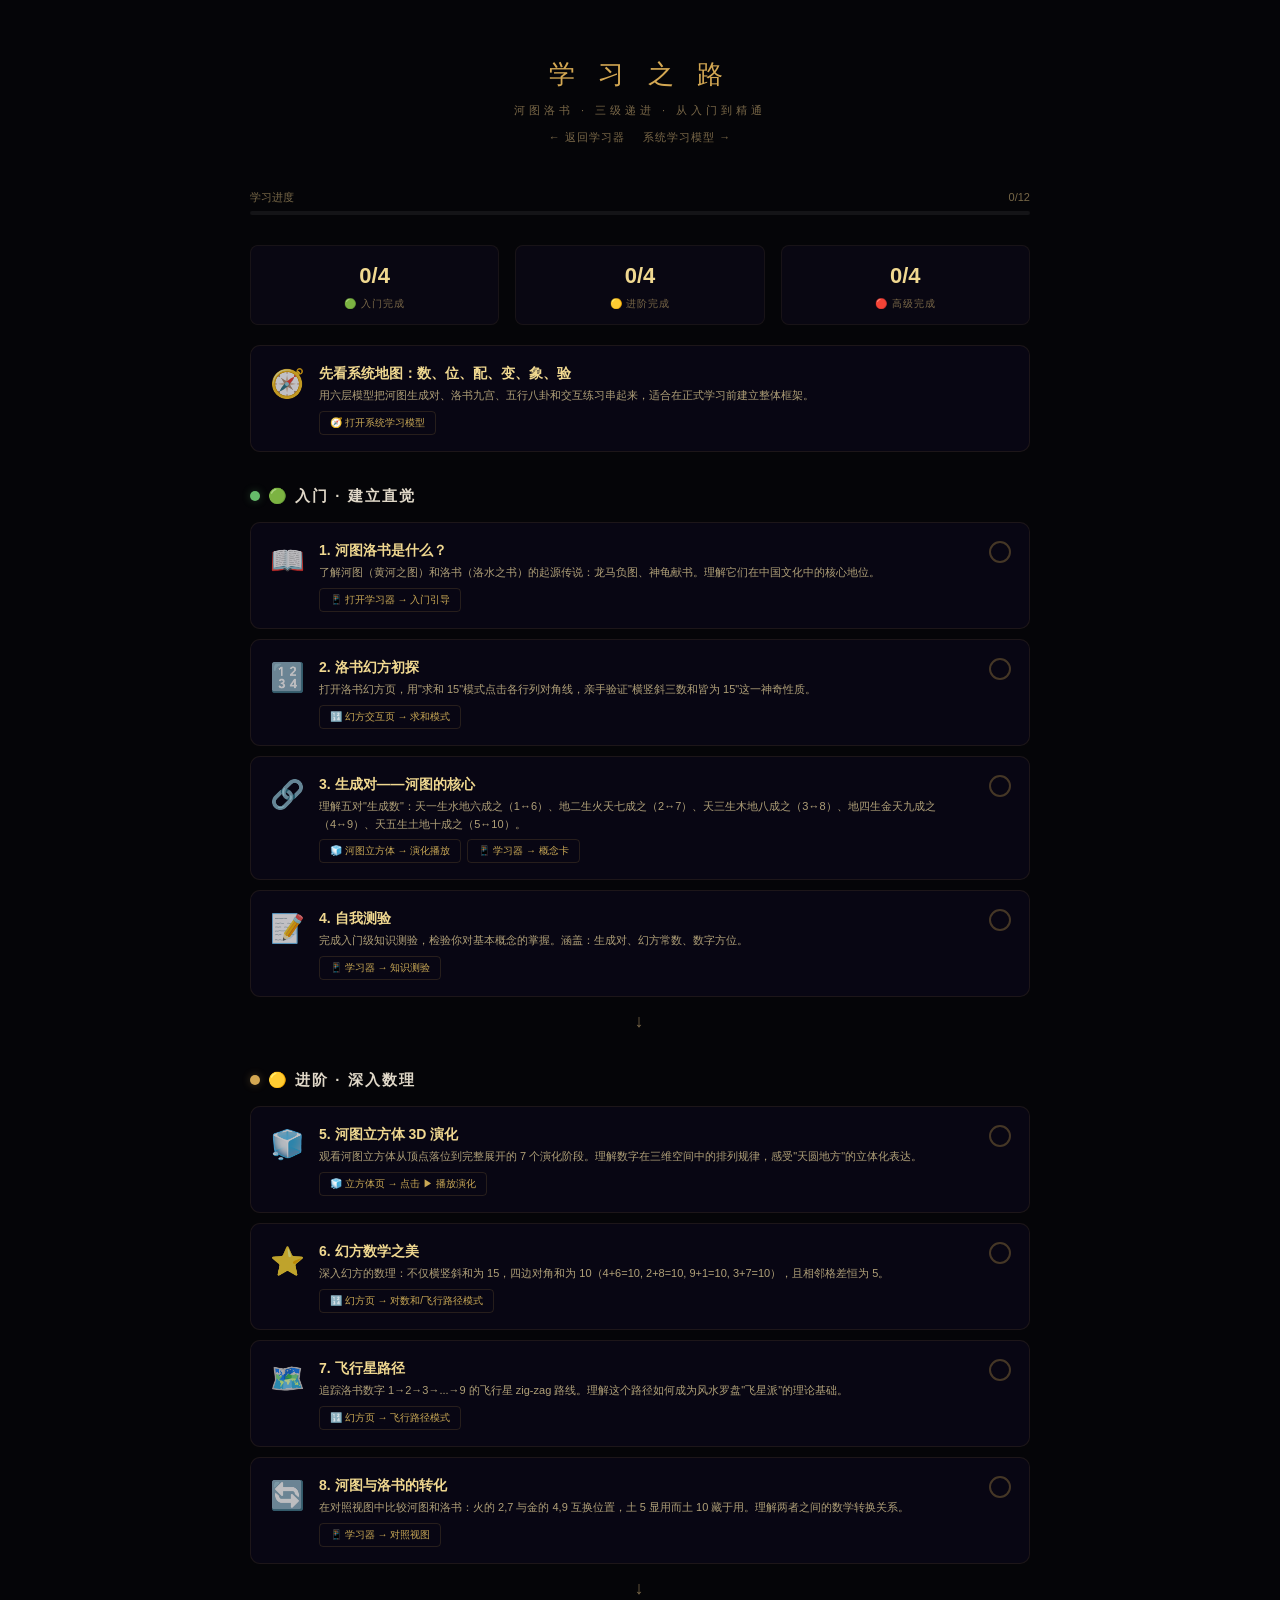
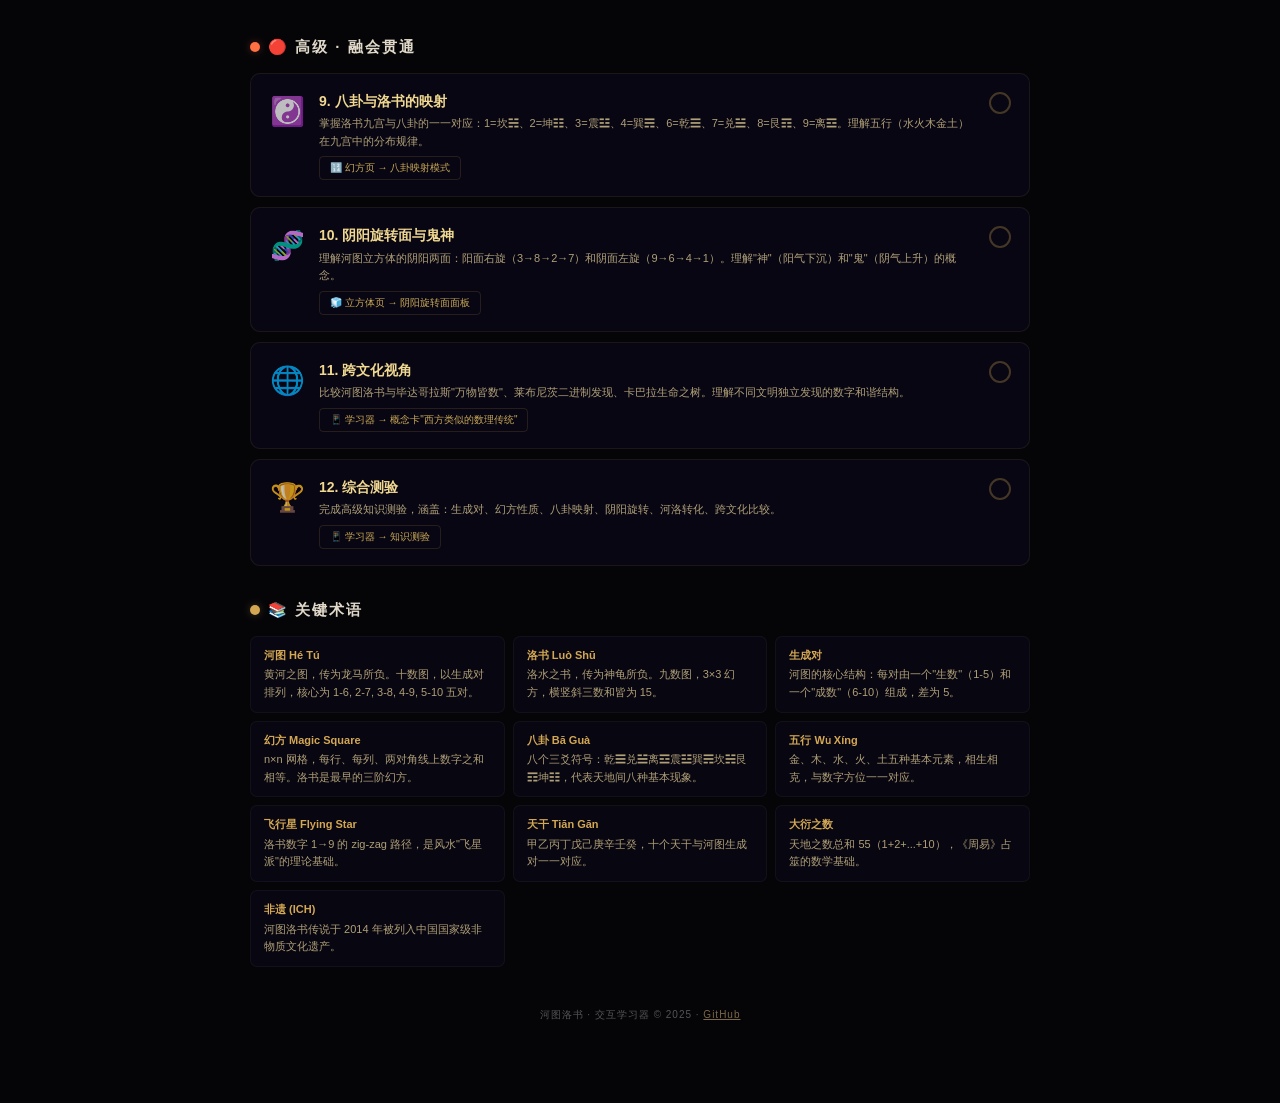
<file: learn.html>
<!DOCTYPE html>
<html lang="zh-CN">
<head>
<meta charset="UTF-8">
<meta name="viewport" content="width=device-width, initial-scale=1.0">
<title>学习之路 · 河图洛书</title>
<meta name="description" content="河图洛书系统学习路线：从入门到精通，分三级递进，含进度追踪、术语表和交互练习。">
<meta property="og:title" content="学习之路 · 河图洛书">
<meta property="og:description" content="三级递进学习路线：入门→进阶→高级，含进度追踪和交互练习。">
<style>
*{margin:0;padding:0;box-sizing:border-box}
body{font-family:'Segoe UI','Microsoft YaHei',sans-serif;background:#050508;color:#e0d8c8;min-height:100vh;line-height:1.6}
.container{max-width:820px;margin:0 auto;padding:24px 20px 60px}

/* Header */
.header{text-align:center;padding:30px 0 20px}
.header h1{font-size:26px;font-weight:200;letter-spacing:8px;color:#d4a853;margin-bottom:6px}
.header .sub{font-size:11px;color:#7a6848;letter-spacing:4px}
.home-link{display:inline-block;margin-top:10px;color:#7a6848;text-decoration:none;font-size:11px;letter-spacing:1px;transition:color .2s}
.home-link:hover{color:#d4a853}

/* Progress bar */
.progress-wrap{margin:20px 0 30px}
.progress-label{display:flex;justify-content:space-between;font-size:11px;color:#786848;margin-bottom:5px}
.progress-bar{height:4px;background:rgba(255,255,255,.06);border-radius:2px;overflow:hidden}
.progress-fill{height:100%;background:linear-gradient(90deg,#d4a853,#f5e6b8);border-radius:2px;transition:width .4s ease;width:0%}

/* Section title */
.sec-title{font-size:15px;font-weight:600;letter-spacing:2px;margin:32px 0 14px;display:flex;align-items:center;gap:8px}
.sec-dot{width:10px;height:10px;border-radius:50%;flex-shrink:0}
.sec-dot.beg{background:#66bb6a;box-shadow:0 0 8px rgba(102,187,106,.3)}
.sec-dot.int{background:#d4a853;box-shadow:0 0 8px rgba(212,168,83,.3)}
.sec-dot.adv{background:#ff7043;box-shadow:0 0 8px rgba(255,112,67,.3)}

/* Card */
.card{background:rgba(10,8,22,.85);border:1px solid rgba(212,168,83,.1);border-radius:10px;padding:16px 18px;margin-bottom:10px;display:flex;align-items:flex-start;gap:14px;transition:all .25s;cursor:pointer}
.card:hover{border-color:rgba(212,168,83,.25);background:rgba(15,12,28,.9)}
.card.done{opacity:.55;border-color:rgba(255,255,255,.04)}
.card.done:hover{opacity:.7}

/* Checkbox */
.cb-wrap{flex-shrink:0;padding-top:2px}
.cb{width:22px;height:22px;border-radius:50%;border:2px solid rgba(212,168,83,.3);display:flex;align-items:center;justify-content:center;transition:all .25s;font-size:12px;color:transparent}
.cb.checked{background:rgba(212,168,83,.18);border-color:#d4a853;color:#f0d890}
.card:hover .cb:not(.checked){border-color:rgba(212,168,83,.5)}

/* Card content */
.card-content{flex:1;min-width:0}
.card-title{font-size:14px;font-weight:600;color:#f0d890;margin-bottom:3px}
.card-desc{font-size:11px;color:#b0a078;line-height:1.6}
.card-actions{margin-top:6px;display:flex;gap:6px;flex-wrap:wrap}
.card-link{font-size:10px;padding:3px 10px;border:1px solid rgba(212,168,83,.15);border-radius:4px;color:#c9a855;text-decoration:none;transition:all .2s;white-space:nowrap;display:inline-block}
.card-link:hover{background:rgba(212,168,83,.1);border-color:rgba(212,168,83,.35)}
.card-link.external{font-size:9px;color:#786848;border-color:rgba(255,255,255,.06)}
.card-icon{font-size:28px;flex-shrink:0;width:36px;text-align:center;opacity:.75}

/* Stats row */
.stats{display:flex;gap:16px;flex-wrap:wrap;margin:20px 0}
.stat{background:rgba(10,8,22,.8);border:1px solid rgba(212,168,83,.08);border-radius:8px;padding:12px 18px;text-align:center;flex:1;min-width:100px}
.stat-num{font-size:22px;font-weight:700;color:#f0d890}
.stat-label{font-size:10px;color:#7a6848;margin-top:2px;letter-spacing:1px}

/* Glossary */
.glossary{margin-top:30px}
.gloss-grid{display:grid;grid-template-columns:repeat(auto-fill,minmax(240px,1fr));gap:8px}
.gloss-item{background:rgba(10,8,22,.7);border:1px solid rgba(255,255,255,.04);border-radius:7px;padding:10px 13px;font-size:11px}
.gloss-term{color:#d4a853;font-weight:600;margin-bottom:2px}
.gloss-def{color:#b0a078;line-height:1.6}

/* Footer */
.footer{text-align:center;padding:40px 0 20px;font-size:10px;color:#555;letter-spacing:1px}

/* Next step arrow */
.next-step{text-align:center;color:#7a6848;font-size:18px;margin:4px 0;letter-spacing:2px}

@media(max-width:600px){
  .card{padding:12px 14px;gap:10px}
  .card-icon{font-size:22px;width:28px}
  .stats{gap:8px}
  .stat{padding:10px 12px}
  .header h1{font-size:20px;letter-spacing:5px}
  .topnav{gap:8px;overflow-x:auto;-webkit-overflow-scrolling:touch}
  .topnav a{font-size:9px;white-space:nowrap}
}
@media(max-width:420px){
  .header h1{font-size:17px;letter-spacing:3px}
  .header{padding:16px 0 12px}
  .header .sub{font-size:9px;letter-spacing:3px}
  .container{padding:16px 12px 50px}
  .card{padding:10px 12px}
  .card h3{font-size:12px}
  .card p,.tier-desc,.step-text,.vocab-item{font-size:11px}
  .tier-icon{font-size:20px;width:28px}
  .step{flex-direction:column;gap:4px}
  .step-num{font-size:12px;width:22px;height:22px}
  .stat{padding:8px 10px}
  .stat-label{font-size:9px}
  .stat-value{font-size:16px}
  .vocab-list{grid-template-columns:1fr}
}
</style>
</head>
<body>

<div class="container">

<div class="header">
  <h1>学 习 之 路</h1>
  <div class="sub">河图洛书 · 三级递进 · 从入门到精通</div>
  <a href="./" class="home-link">← 返回学习器</a>
  <a href="./system-learning.html" class="home-link" style="margin-left:14px">系统学习模型 →</a>
</div>

<div class="progress-wrap">
  <div class="progress-label"><span>学习进度</span><span id="progressText">0/12</span></div>
  <div class="progress-bar"><div class="progress-fill" id="progressFill"></div></div>
</div>

<div class="stats">
  <div class="stat"><div class="stat-num" id="statBeg">0/4</div><div class="stat-label">🟢 入门完成</div></div>
  <div class="stat"><div class="stat-num" id="statInt">0/4</div><div class="stat-label">🟡 进阶完成</div></div>
  <div class="stat"><div class="stat-num" id="statAdv">0/4</div><div class="stat-label">🔴 高级完成</div></div>
</div>

<div class="card" onclick="location.href='./system-learning.html'">
  <div class="card-icon">🧭</div>
  <div class="card-content">
    <div class="card-title">先看系统地图：数、位、配、变、象、验</div>
    <div class="card-desc">用六层模型把河图生成对、洛书九宫、五行八卦和交互练习串起来，适合在正式学习前建立整体框架。</div>
    <div class="card-actions">
      <a href="./system-learning.html" class="card-link" onclick="event.stopPropagation()">🧭 打开系统学习模型</a>
    </div>
  </div>
</div>

<!-- ==================== LEVEL 1: BEGINNER ==================== -->
<div class="sec-title"><span class="sec-dot beg"></span> 🟢 入门 · 建立直觉</div>

<div class="card" data-id="b1" onclick="toggleCheck(this)">
  <div class="card-icon">📖</div>
  <div class="card-content">
    <div class="card-title">1. 河图洛书是什么？</div>
    <div class="card-desc">了解河图（黄河之图）和洛书（洛水之书）的起源传说：龙马负图、神龟献书。理解它们在中国文化中的核心地位。</div>
    <div class="card-actions">
      <a href="./" class="card-link" onclick="event.stopPropagation()">📱 打开学习器 → 入门引导</a>
    </div>
  </div>
  <div class="cb-wrap"><div class="cb">✓</div></div>
</div>

<div class="card" data-id="b2" onclick="toggleCheck(this)">
  <div class="card-icon">🔢</div>
  <div class="card-content">
    <div class="card-title">2. 洛书幻方初探</div>
    <div class="card-desc">打开洛书幻方页，用"求和 15"模式点击各行列对角线，亲手验证"横竖斜三数和皆为 15"这一神奇性质。</div>
    <div class="card-actions">
      <a href="./luoshu-magic.html" class="card-link" onclick="event.stopPropagation()">🔢 幻方交互页 → 求和模式</a>
    </div>
  </div>
  <div class="cb-wrap"><div class="cb">✓</div></div>
</div>

<div class="card" data-id="b3" onclick="toggleCheck(this)">
  <div class="card-icon">🔗</div>
  <div class="card-content">
    <div class="card-title">3. 生成对——河图的核心</div>
    <div class="card-desc">理解五对"生成数"：天一生水地六成之（1↔6）、地二生火天七成之（2↔7）、天三生木地八成之（3↔8）、地四生金天九成之（4↔9）、天五生土地十成之（5↔10）。</div>
    <div class="card-actions">
      <a href="./hetu-cube.html" class="card-link" onclick="event.stopPropagation()">🧊 河图立方体 → 演化播放</a>
      <a href="./" class="card-link" onclick="event.stopPropagation()">📱 学习器 → 概念卡</a>
    </div>
  </div>
  <div class="cb-wrap"><div class="cb">✓</div></div>
</div>

<div class="card" data-id="b4" onclick="toggleCheck(this)">
  <div class="card-icon">📝</div>
  <div class="card-content">
    <div class="card-title">4. 自我测验</div>
    <div class="card-desc">完成入门级知识测验，检验你对基本概念的掌握。涵盖：生成对、幻方常数、数字方位。</div>
    <div class="card-actions">
      <a href="./" class="card-link" onclick="event.stopPropagation()">📱 学习器 → 知识测验</a>
    </div>
  </div>
  <div class="cb-wrap"><div class="cb">✓</div></div>
</div>

<div class="next-step">↓</div>

<!-- ==================== LEVEL 2: INTERMEDIATE ==================== -->
<div class="sec-title"><span class="sec-dot int"></span> 🟡 进阶 · 深入数理</div>

<div class="card" data-id="i1" onclick="toggleCheck(this)">
  <div class="card-icon">🧊</div>
  <div class="card-content">
    <div class="card-title">5. 河图立方体 3D 演化</div>
    <div class="card-desc">观看河图立方体从顶点落位到完整展开的 7 个演化阶段。理解数字在三维空间中的排列规律，感受"天圆地方"的立体化表达。</div>
    <div class="card-actions">
      <a href="./hetu-cube.html" class="card-link" onclick="event.stopPropagation()">🧊 立方体页 → 点击 ▶ 播放演化</a>
    </div>
  </div>
  <div class="cb-wrap"><div class="cb">✓</div></div>
</div>

<div class="card" data-id="i2" onclick="toggleCheck(this)">
  <div class="card-icon">⭐</div>
  <div class="card-content">
    <div class="card-title">6. 幻方数学之美</div>
    <div class="card-desc">深入幻方的数理：不仅横竖斜和为 15，四边对角和为 10（4+6=10, 2+8=10, 9+1=10, 3+7=10），且相邻格差恒为 5。</div>
    <div class="card-actions">
      <a href="./luoshu-magic.html" class="card-link" onclick="event.stopPropagation()">🔢 幻方页 → 对数和/飞行路径模式</a>
    </div>
  </div>
  <div class="cb-wrap"><div class="cb">✓</div></div>
</div>

<div class="card" data-id="i3" onclick="toggleCheck(this)">
  <div class="card-icon">🗺️</div>
  <div class="card-content">
    <div class="card-title">7. 飞行星路径</div>
    <div class="card-desc">追踪洛书数字 1→2→3→...→9 的飞行星 zig-zag 路线。理解这个路径如何成为风水罗盘"飞星派"的理论基础。</div>
    <div class="card-actions">
      <a href="./luoshu-magic.html" class="card-link" onclick="event.stopPropagation()">🔢 幻方页 → 飞行路径模式</a>
    </div>
  </div>
  <div class="cb-wrap"><div class="cb">✓</div></div>
</div>

<div class="card" data-id="i4" onclick="toggleCheck(this)">
  <div class="card-icon">🔄</div>
  <div class="card-content">
    <div class="card-title">8. 河图与洛书的转化</div>
    <div class="card-desc">在对照视图中比较河图和洛书：火的 2,7 与金的 4,9 互换位置，土 5 显用而土 10 藏于用。理解两者之间的数学转换关系。</div>
    <div class="card-actions">
      <a href="./" class="card-link" onclick="event.stopPropagation()">📱 学习器 → 对照视图</a>
    </div>
  </div>
  <div class="cb-wrap"><div class="cb">✓</div></div>
</div>

<div class="next-step">↓</div>

<!-- ==================== LEVEL 3: ADVANCED ==================== -->
<div class="sec-title"><span class="sec-dot adv"></span> 🔴 高级 · 融会贯通</div>

<div class="card" data-id="a1" onclick="toggleCheck(this)">
  <div class="card-icon">☯️</div>
  <div class="card-content">
    <div class="card-title">9. 八卦与洛书的映射</div>
    <div class="card-desc">掌握洛书九宫与八卦的一一对应：1=坎☵、2=坤☷、3=震☳、4=巽☴、6=乾☰、7=兑☱、8=艮☶、9=离☲。理解五行（水火木金土）在九宫中的分布规律。</div>
    <div class="card-actions">
      <a href="./luoshu-magic.html" class="card-link" onclick="event.stopPropagation()">🔢 幻方页 → 八卦映射模式</a>
    </div>
  </div>
  <div class="cb-wrap"><div class="cb">✓</div></div>
</div>

<div class="card" data-id="a2" onclick="toggleCheck(this)">
  <div class="card-icon">🧬</div>
  <div class="card-content">
    <div class="card-title">10. 阴阳旋转面与鬼神</div>
    <div class="card-desc">理解河图立方体的阴阳两面：阳面右旋（3→8→2→7）和阴面左旋（9→6→4→1）。理解"神"（阳气下沉）和"鬼"（阴气上升）的概念。</div>
    <div class="card-actions">
      <a href="./hetu-cube.html" class="card-link" onclick="event.stopPropagation()">🧊 立方体页 → 阴阳旋转面面板</a>
    </div>
  </div>
  <div class="cb-wrap"><div class="cb">✓</div></div>
</div>

<div class="card" data-id="a3" onclick="toggleCheck(this)">
  <div class="card-icon">🌐</div>
  <div class="card-content">
    <div class="card-title">11. 跨文化视角</div>
    <div class="card-desc">比较河图洛书与毕达哥拉斯"万物皆数"、莱布尼茨二进制发现、卡巴拉生命之树。理解不同文明独立发现的数字和谐结构。</div>
    <div class="card-actions">
      <a href="./" class="card-link" onclick="event.stopPropagation()">📱 学习器 → 概念卡"西方类似的数理传统"</a>
    </div>
  </div>
  <div class="cb-wrap"><div class="cb">✓</div></div>
</div>

<div class="card" data-id="a4" onclick="toggleCheck(this)">
  <div class="card-icon">🏆</div>
  <div class="card-content">
    <div class="card-title">12. 综合测验</div>
    <div class="card-desc">完成高级知识测验，涵盖：生成对、幻方性质、八卦映射、阴阳旋转、河洛转化、跨文化比较。</div>
    <div class="card-actions">
      <a href="./" class="card-link" onclick="event.stopPropagation()">📱 学习器 → 知识测验</a>
    </div>
  </div>
  <div class="cb-wrap"><div class="cb">✓</div></div>
</div>

<!-- ==================== GLOSSARY ==================== -->
<div class="glossary">
  <div class="sec-title"><span class="sec-dot int"></span> 📚 关键术语</div>
  <div class="gloss-grid">
    <div class="gloss-item">
      <div class="gloss-term">河图 Hé Tú</div>
      <div class="gloss-def">黄河之图，传为龙马所负。十数图，以生成对排列，核心为 1-6, 2-7, 3-8, 4-9, 5-10 五对。</div>
    </div>
    <div class="gloss-item">
      <div class="gloss-term">洛书 Luò Shū</div>
      <div class="gloss-def">洛水之书，传为神龟所负。九数图，3×3 幻方，横竖斜三数和皆为 15。</div>
    </div>
    <div class="gloss-item">
      <div class="gloss-term">生成对</div>
      <div class="gloss-def">河图的核心结构：每对由一个"生数"（1-5）和一个"成数"（6-10）组成，差为 5。</div>
    </div>
    <div class="gloss-item">
      <div class="gloss-term">幻方 Magic Square</div>
      <div class="gloss-def">n×n 网格，每行、每列、两对角线上数字之和相等。洛书是最早的三阶幻方。</div>
    </div>
    <div class="gloss-item">
      <div class="gloss-term">八卦 Bā Guà</div>
      <div class="gloss-def">八个三爻符号：乾☰兑☱离☲震☳巽☴坎☵艮☶坤☷，代表天地间八种基本现象。</div>
    </div>
    <div class="gloss-item">
      <div class="gloss-term">五行 Wǔ Xíng</div>
      <div class="gloss-def">金、木、水、火、土五种基本元素，相生相克，与数字方位一一对应。</div>
    </div>
    <div class="gloss-item">
      <div class="gloss-term">飞行星 Flying Star</div>
      <div class="gloss-def">洛书数字 1→9 的 zig-zag 路径，是风水"飞星派"的理论基础。</div>
    </div>
    <div class="gloss-item">
      <div class="gloss-term">天干 Tiān Gān</div>
      <div class="gloss-def">甲乙丙丁戊己庚辛壬癸，十个天干与河图生成对一一对应。</div>
    </div>
    <div class="gloss-item">
      <div class="gloss-term">大衍之数</div>
      <div class="gloss-def">天地之数总和 55（1+2+...+10），《周易》占筮的数学基础。</div>
    </div>
    <div class="gloss-item">
      <div class="gloss-term">非遗 (ICH)</div>
      <div class="gloss-def">河图洛书传说于 2014 年被列入中国国家级非物质文化遗产。</div>
    </div>
  </div>
</div>

<div class="footer">
  河图洛书 · 交互学习器 &copy; 2025 · 
  <a href="https://github.com/JbBom/hetu-cube-3d" style="color:#7a6848">GitHub</a>
</div>

</div><!-- container -->

<script>
const TOTAL = 12;
const BEG_IDS = ['b1','b2','b3','b4'];
const INT_IDS = ['i1','i2','i3','i4'];
const ADV_IDS = ['a1','a2','a3','a4'];

function loadProgress() {
  try {
    return JSON.parse(localStorage.getItem('hetu-learn-progress') || '[]');
  } catch(e) { return []; }
}
function saveProgress(ids) {
  localStorage.setItem('hetu-learn-progress', JSON.stringify(ids));
}

function updateUI() {
  const done = loadProgress();
  const total = done.length;
  const begDone = BEG_IDS.filter(id=>done.includes(id)).length;
  const intDone = INT_IDS.filter(id=>done.includes(id)).length;
  const advDone = ADV_IDS.filter(id=>done.includes(id)).length;

  // Progress bar
  document.getElementById('progressText').textContent = `${total}/${TOTAL}`;
  document.getElementById('progressFill').style.width = `${(total/TOTAL)*100}%`;

  // Stats
  document.getElementById('statBeg').textContent = `${begDone}/4`;
  document.getElementById('statInt').textContent = `${intDone}/4`;
  document.getElementById('statAdv').textContent = `${advDone}/4`;

  // Check marks + card states
  document.querySelectorAll('.card').forEach(card=>{
    const id = card.dataset.id;
    const cb = card.querySelector('.cb');
    if (!id || !cb) return;
    if (done.includes(id)) {
      card.classList.add('done');
      cb.classList.add('checked');
    } else {
      card.classList.remove('done');
      cb.classList.remove('checked');
    }
  });
}

function toggleCheck(card) {
  const id = card.dataset.id;
  const done = loadProgress();
  const idx = done.indexOf(id);
  if (idx >= 0) {
    done.splice(idx, 1);
  } else {
    done.push(id);
  }
  saveProgress(done);
  updateUI();
}

// Init
updateUI();
</script>
<div class="mobile-footer"><a href="./">🏠 学习器</a><a href="./hetu-cube.html">🧊 河图立方体</a><a href="./luoshu-magic.html">🔢 幻方</a><a href="./system-learning.html">🧭 系统模型</a></div>
<style>
.mobile-footer{display:none;position:fixed;bottom:0;left:0;right:0;background:rgba(5,5,8,.96);border-top:1px solid rgba(212,168,83,.12);padding:6px 10px;justify-content:space-around;z-index:200}
.mobile-footer a{color:#7a6848;text-decoration:none;font-size:10px;letter-spacing:1px;padding:4px 2px;white-space:nowrap}
.mobile-footer a:hover,.mobile-footer a:active{color:#d4a853}
@media(max-width:420px){.mobile-footer{display:flex}body{padding-bottom:44px}}
</style>
</body>
</html>
</file>
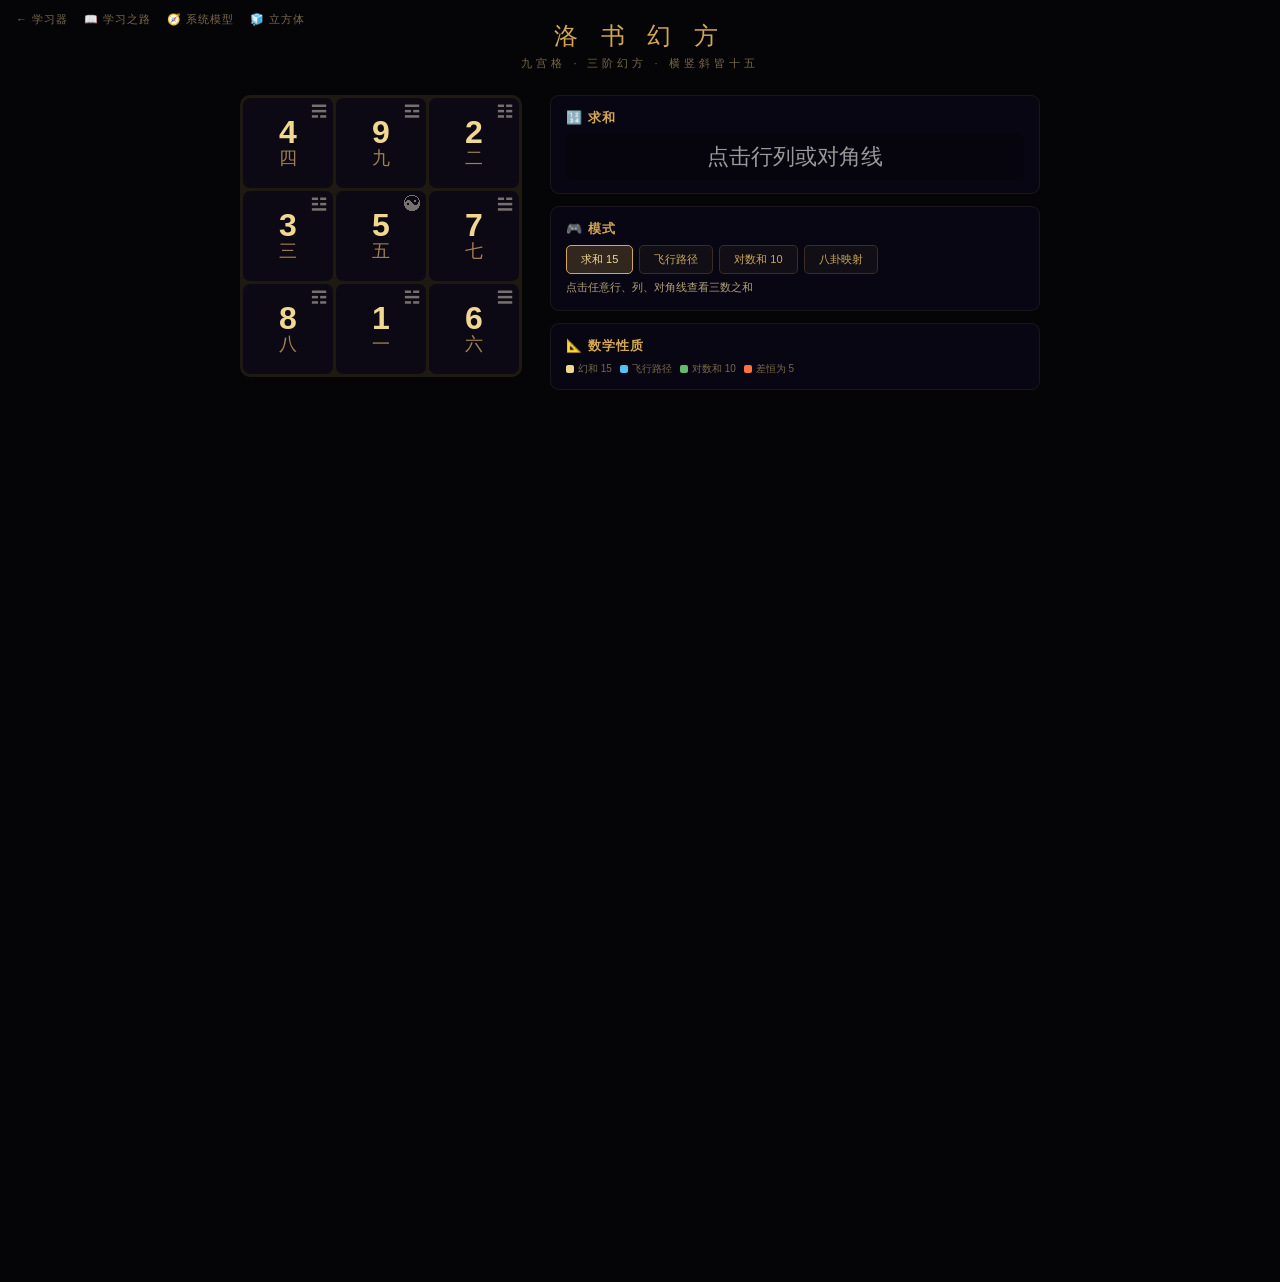
<file: luoshu-magic.html>
<!DOCTYPE html>
<html lang="zh-CN">
<head>
<meta charset="UTF-8">
<meta name="viewport" content="width=device-width, initial-scale=1.0">
<title>洛书幻方 · 九宫格交互</title>
<meta name="description" content="洛书九宫格幻方交互演示：横竖斜三数和皆为15，含飞行路径、八卦映射、对数和为10。">
<meta property="og:title" content="洛书幻方 · 九宫格交互">
<meta property="og:description" content="探索洛书幻方的数学之美：点击行列对角线看15求和，追踪飞行路径，查看八卦映射。">
<style>
*{margin:0;padding:0;box-sizing:border-box}
body{font-family:'Segoe UI','Microsoft YaHei',sans-serif;background:#050508;color:#e0d8c8;min-height:100vh;display:flex;flex-direction:column;align-items:center;padding:20px}
h1{font-size:24px;font-weight:200;letter-spacing:8px;color:#d4a853;margin-bottom:4px;text-align:center}
.sub{font-size:11px;color:#7a6848;letter-spacing:4px;margin-bottom:24px;text-align:center}
.main{display:flex;gap:28px;flex-wrap:wrap;justify-content:center;max-width:800px;width:100%}
.grid-wrap{flex-shrink:0}
.grid{display:grid;grid-template-columns:repeat(3,90px);grid-template-rows:repeat(3,90px);gap:3px;background:rgba(212,168,83,.12);border-radius:10px;padding:3px;position:relative}
.cell{background:rgba(10,8,22,.9);border-radius:7px;display:flex;flex-direction:column;align-items:center;justify-content:center;cursor:pointer;transition:all .25s;border:1px solid transparent;position:relative;user-select:none}
.cell:hover{background:rgba(212,168,83,.08);border-color:rgba(212,168,83,.25);transform:translateY(-1px)}
.cell.hl{background:rgba(212,168,83,.16)!important;border-color:#d4a853!important;box-shadow:0 0 18px rgba(212,168,83,.22);transform:scale(1.03);z-index:2}
.cell.hl-pair{background:rgba(100,180,255,.1)!important;border-color:rgba(100,180,255,.35)!important}
.num{font-size:32px;font-weight:700;color:#f0d890;line-height:1}
.cn{font-size:18px;color:#a08050;margin-top:-2px}
.bg{font-size:16px;opacity:.5;position:absolute;top:3px;right:5px}
.info-panel{flex:1;min-width:260px;display:flex;flex-direction:column;gap:12px}
.card{background:rgba(10,8,22,.85);border:1px solid rgba(212,168,83,.1);border-radius:9px;padding:13px 15px}
.card h3{font-size:13px;color:#d4a853;margin-bottom:7px;letter-spacing:1px}
.sum-display{font-size:22px;text-align:center;padding:8px;border-radius:6px;background:rgba(0,0,0,.3);min-height:44px;display:flex;align-items:center;justify-content:center;color:#999;transition:all .3s}
.sum-display.active{color:#f0d890;background:rgba(212,168,83,.1);font-size:20px;letter-spacing:1px}
.sum-nums{color:#f0d890}.sum-eq{color:#7a6848;margin:0 4px}.sum-res{color:#4fc3f7;font-weight:bold}
.btns{display:flex;gap:6px;flex-wrap:wrap}
.btn{padding:6px 14px;border:1px solid rgba(212,168,83,.2);background:rgba(212,168,83,.05);color:#c9a855;border-radius:5px;cursor:pointer;font-size:11px;transition:all .2s;font-family:inherit;white-space:nowrap}
.btn:hover{background:rgba(212,168,83,.14);border-color:rgba(212,168,83,.35)}
.btn.on{background:rgba(212,168,83,.2);border-color:#d4a853;color:#f0d890}
.legend{display:flex;flex-wrap:wrap;gap:8px;font-size:10px;color:#786848}
.legend span{display:flex;align-items:center;gap:4px}
.legend .dot{width:8px;height:8px;border-radius:2px;flex-shrink:0}
.path-line{position:absolute;pointer-events:none;z-index:5;opacity:0;transition:opacity .4s}
.path-line.show{opacity:1}
.pair-info{font-size:11px;color:#b0a078;line-height:1.7;margin-top:4px}
.topnav{position:fixed;top:12px;left:16px;display:flex;gap:16px;z-index:100;flex-wrap:wrap}
.back-link{color:#7a6848;text-decoration:none;font-size:11px;letter-spacing:1px;transition:color .2s}
.back-link:hover{color:#d4a853}

/* Flying Star path SVG overlay */
.path-overlay{position:absolute;inset:-2px;pointer-events:none;z-index:4;opacity:0;transition:opacity .4s}
.path-overlay.show{opacity:1}
.path-overlay line{stroke:#4fc3f7;stroke-width:2;stroke-dasharray:6 3;animation:dash .6s linear infinite}
.path-overlay circle{fill:#4fc3f7;opacity:.8}
@keyframes dash{to{stroke-dashoffset:-9}}

@media(max-width:700px){
  .main{flex-direction:column;align-items:center}
  .grid{grid-template-columns:repeat(3,72px);grid-template-rows:repeat(3,72px)}
  .num{font-size:26px}.cn{font-size:15px}
  .info-panel{min-width:auto;width:100%}
  h1{font-size:20px;letter-spacing:5px}
}
@media(max-width:450px){
  h1{font-size:17px;letter-spacing:3px}
  .sub{font-size:9px;letter-spacing:3px;margin-bottom:14px}
  .grid{grid-template-columns:repeat(3,60px);grid-template-rows:repeat(3,60px)}
  .num{font-size:22px}.cn{font-size:13px}
  .bg{font-size:12px;top:2px;right:3px}
  .card{padding:10px 12px}
  .card h3{font-size:11px}
  .sum-display{font-size:18px;padding:6px;min-height:36px}
  .topnav{gap:8px;left:10px;top:8px}
  .back-link{font-size:9px}
  .legend{font-size:10px;gap:8px}
  .legend .dot{width:6px;height:6px}
}
</style>
</head>
<body>

<nav class="topnav">
  <a href="./" class="back-link">← 学习器</a>
  <a href="./learn.html" class="back-link">📖 学习之路</a>
  <a href="./system-learning.html" class="back-link">🧭 系统模型</a>
  <a href="./hetu-cube.html" class="back-link">🧊 立方体</a>
</nav>

<h1>洛 书 幻 方</h1>
<div class="sub">九宫格 · 三阶幻方 · 横竖斜皆十五</div>

<div class="main">
  <div class="grid-wrap">
    <div class="grid" id="grid">
      <!-- Filled by JS -->
    </div>
  </div>

  <div class="info-panel">
    <div class="card">
      <h3>🔢 求和</h3>
      <div class="sum-display" id="sumDisplay">点击行列或对角线</div>
    </div>

    <div class="card">
      <h3>🎮 模式</h3>
      <div class="btns">
        <button class="btn on" data-mode="sum" onclick="setMode('sum',this)">求和 15</button>
        <button class="btn" data-mode="path" onclick="setMode('path',this)">飞行路径</button>
        <button class="btn" data-mode="pair" onclick="setMode('pair',this)">对数和 10</button>
        <button class="btn" data-mode="bagua" onclick="setMode('bagua',this)">八卦映射</button>
      </div>
      <div class="pair-info" id="modeInfo">点击任意行、列、对角线查看三数之和</div>
    </div>

    <div class="card">
      <h3>📐 数学性质</h3>
      <div class="legend">
        <span><span class="dot" style="background:#f0d890"></span> 幻和 15</span>
        <span><span class="dot" style="background:#4fc3f7"></span> 飞行路径</span>
        <span><span class="dot" style="background:#66bb6a"></span> 对数和 10</span>
        <span><span class="dot" style="background:#ff7043"></span> 差恒为 5</span>
      </div>
    </div>
  </div>
</div>

<svg class="path-overlay" id="pathOverlay" viewBox="0 0 276 276"></svg>

<script>
// Lo Shu magic square data
const cells = [
  {row:0,col:0,num:4,cn:'四',bg:'巽',el:'☴',wux:'木'},
  {row:0,col:1,num:9,cn:'九',bg:'离',el:'☲',wux:'火'},
  {row:0,col:2,num:2,cn:'二',bg:'坤',el:'☷',wux:'土'},
  {row:1,col:0,num:3,cn:'三',bg:'震',el:'☳',wux:'木'},
  {row:1,col:1,num:5,cn:'五',bg:'中',el:'☯',wux:'土'},
  {row:1,col:2,num:7,cn:'七',bg:'兑',el:'☱',wux:'金'},
  {row:2,col:0,num:8,cn:'八',bg:'艮',el:'☶',wux:'土'},
  {row:2,col:1,num:1,cn:'一',bg:'坎',el:'☵',wux:'水'},
  {row:2,col:2,num:6,cn:'六',bg:'乾',el:'☰',wux:'金'}
];

const rows = [[0,1,2],[3,4,5],[6,7,8]]; // indices
const cols = [[0,3,6],[1,4,7],[2,5,8]];
const diags = [[0,4,8],[2,4,6]];
const allLines = [...rows,...cols,...diags]; // 8 lines total

// Flying star order: 1→2→3→4→5→6→7→8→9
// Find cell with each num
const flyingOrder = [];
for (let n=1;n<=9;n++) {
  flyingOrder.push(cells.findIndex(c=>c.num===n));
}

// Opposite pairs summing to 10
const pairs = [[1,9],[2,8],[3,7],[4,6]]; // num pairs

let mode = 'sum';
let hlCells = new Set();

function buildGrid() {
  const grid = document.getElementById('grid');
  grid.style.gridTemplateColumns = `repeat(3,90px)`;
  grid.style.gridTemplateRows = `repeat(3,90px)`;

  cells.forEach((c,i)=>{
    const div = document.createElement('div');
    div.className = 'cell';
    div.dataset.index = i;
    div.innerHTML = `<span class="num">${c.num}</span><span class="cn">${c.cn}</span><span class="bg">${c.el}</span>`;
    div.addEventListener('click',()=>onCellClick(i));
    grid.appendChild(div);
  });

  // Draw path lines
  drawPathOverlay();
}

function onCellClick(idx) {
  if (mode === 'sum') handleSumClick(idx);
  else if (mode === 'path') handlePathClick(idx);
  else if (mode === 'pair') handlePairClick(idx);
  else if (mode === 'bagua') handleBaguaClick(idx);
}

function clearHighlights() {
  document.querySelectorAll('.cell').forEach(c=>c.classList.remove('hl','hl-pair'));
  hlCells.clear();
  document.getElementById('sumDisplay').className = 'sum-display';
  document.getElementById('sumDisplay').textContent = '点击行列或对角线';
}

function highlightCells(indices, cls='hl') {
  indices.forEach(i=>{
    document.querySelector(`.cell[data-index="${i}"]`).classList.add(cls);
    hlCells.add(i);
  });
}

// --- Mode: Sum 15 ---
function handleSumClick(idx) {
  clearHighlights();
  // Find which line this cell belongs to
  let found = null;
  for (const line of allLines) {
    if (line.includes(idx)) { found = line; break; }
  }
  if (!found) return;

  highlightCells(found);
  const nums = found.map(i=>cells[i].num);
  const sum = nums.reduce((a,b)=>a+b,0);
  const disp = document.getElementById('sumDisplay');
  disp.className = 'sum-display active';
  disp.innerHTML = `<span class="sum-nums">${nums.join(' + ')}</span><span class="sum-eq">=</span><span class="sum-res">${sum}</span>`;
}

// --- Mode: Flying Star Path ---
let pathStep = -1;
function handlePathClick(idx) {
  clearHighlights();
  const cell = cells[idx];
  const pos = flyingOrder.indexOf(idx);
  if (pos === -1) return;

  // Show step by step
  if (pos !== pathStep + 1 && pos !== 0) {
    // Reset if jumping
    pathStep = -1;
  }
  pathStep = pos;

  // Highlight all cells up to current step
  const toHighlight = flyingOrder.slice(0, pathStep+1);
  highlightCells(toHighlight);

  const disp = document.getElementById('sumDisplay');
  disp.className = 'sum-display active';
  disp.innerHTML = `飞行路径 <span class="sum-res">${pathStep+1}/9</span> 步：${cell.cn}(${cell.num}) →`;

  // Show path overlay
  document.getElementById('pathOverlay').classList.add('show');
  document.getElementById('modeInfo').textContent = '按数字1→2→3→...→9的顺序点击，追踪飞行星路径';
}

// --- Mode: Pair sum to 10 ---
function handlePairClick(idx) {
  clearHighlights();
  const cell = cells[idx];
  const pairNum = 10 - cell.num;
  if (pairNum === 5) {
    // Center - 5 pairs with itself
    highlightCells([idx]);
    document.getElementById('sumDisplay').className = 'sum-display active';
    document.getElementById('sumDisplay').innerHTML = `<span class="sum-nums">5 + 5</span><span class="sum-eq">=</span><span class="sum-res">10</span>`;
    document.getElementById('modeInfo').textContent = '中宫 5 自成一对（5+5=10）';
    return;
  }

  const pairIdx = cells.findIndex(c=>c.num===pairNum);
  if (pairIdx >= 0) {
    highlightCells([idx], 'hl');
    highlightCells([pairIdx], 'hl-pair');
    document.getElementById('sumDisplay').className = 'sum-display active';
    document.getElementById('sumDisplay').innerHTML = `<span class="sum-nums">${cell.num} + ${pairNum}</span><span class="sum-eq">=</span><span class="sum-res">10</span>`;
    document.getElementById('modeInfo').textContent = `${cells[idx].cn}(${cell.num}) ↔ ${cells[pairIdx].cn}(${pairNum}) · 洛书四边对角和皆为 10`;
  }
}

// --- Mode: Bagua Mapping ---
function handleBaguaClick(idx) {
  clearHighlights();
  highlightCells([idx]);
  const c = cells[idx];
  const disp = document.getElementById('sumDisplay');
  disp.className = 'sum-display active';
  disp.innerHTML = `<span style="font-size:28px">${c.el}</span> <span class="sum-nums">${c.bg}</span> · 五行属<span class="sum-res">${c.wux}</span>`;
  document.getElementById('modeInfo').textContent = `洛书数字 ${c.num} 对应${c.bg}卦${c.el}，方位${c.cn === '一'?'正北':c.cn==='九'?'正南':c.cn==='三'?'正东':c.cn==='七'?'正西':c.cn==='二'?'西南':c.cn==='四'?'东南':c.cn==='六'?'西北':c.cn==='八'?'东北':'中央'}`;
}

function resetPathMode() {
  pathStep = -1;
  document.getElementById('pathOverlay').classList.remove('show');
}

function setMode(m, btn) {
  mode = m;
  clearHighlights();
  resetPathMode();
  document.querySelectorAll('.btn').forEach(b=>b.classList.remove('on'));
  btn.classList.add('on');

  const infos = {
    sum: '点击任意行、列、对角线查看三数之和',
    path: '按数字1→2→3→...→9的顺序点击，追踪飞行星路径',
    pair: '点击任一数字，高亮其对数为10的伙伴（如1↔9, 2↔8, 3↔7, 4↔6）',
    bagua: '点击任一格子查看八卦符号与五行属性'
  };
  document.getElementById('modeInfo').textContent = infos[m] || '';
  document.getElementById('sumDisplay').textContent = mode==='path'?'点击数字 1 开始追踪':mode==='pair'?'点击任意数字查看对数':mode==='bagua'?'点击格子查看八卦属性':'点击行列或对角线';
  document.getElementById('sumDisplay').className = 'sum-display';
}

function drawPathOverlay() {
  const svg = document.getElementById('pathOverlay');
  // Grid is 276x276 (3*90+2*3 gaps)
  const cellSize = 90;
  const gap = 3;
  const offset = cellSize/2;

  let pathD = '';
  flyingOrder.forEach((idx,i)=>{
    const cell = cells[idx];
    const x = cell.col * (cellSize+gap) + offset;
    const y = cell.row * (cellSize+gap) + offset;
    if (i===0) pathD += `M${x},${y}`;
    else pathD += ` L${x},${y}`;
  });

  svg.innerHTML = `
    <path d="${pathD}" fill="none" stroke="#4fc3f7" stroke-width="2" stroke-dasharray="8 4" opacity="0.7"/>
    ${flyingOrder.map((idx,i)=>{
      const cell = cells[idx];
      const x = cell.col*(cellSize+gap)+offset;
      const y = cell.row*(cellSize+gap)+offset;
      return `<circle cx="${x}" cy="${y}" r="3" fill="#4fc3f7" opacity="0.8"><animate attributeName="r" values="3;5;3" dur="1.5s" repeatCount="indefinite"/></circle>`;
    }).join('')}
  `;
}

buildGrid();
setMode('sum', document.querySelector('[data-mode="sum"]'));
</script>
<div class="mobile-footer"><a href="./">🏠 学习器</a><a href="./learn.html">📖 学习之路</a><a href="./system-learning.html">🧭 系统模型</a><a href="./hetu-cube.html">🧊 河图立方体</a></div>
<style>
.mobile-footer{display:none;position:fixed;bottom:0;left:0;right:0;background:rgba(5,5,8,.96);border-top:1px solid rgba(212,168,83,.12);padding:6px 10px;justify-content:space-around;z-index:200}
.mobile-footer a{color:#7a6848;text-decoration:none;font-size:10px;letter-spacing:1px;padding:4px 2px;white-space:nowrap}
.mobile-footer a:hover,.mobile-footer a:active{color:#d4a853}
@media(max-width:450px){.mobile-footer{display:flex}body{padding-bottom:40px}}
</style>
</body>
</html>
</file>
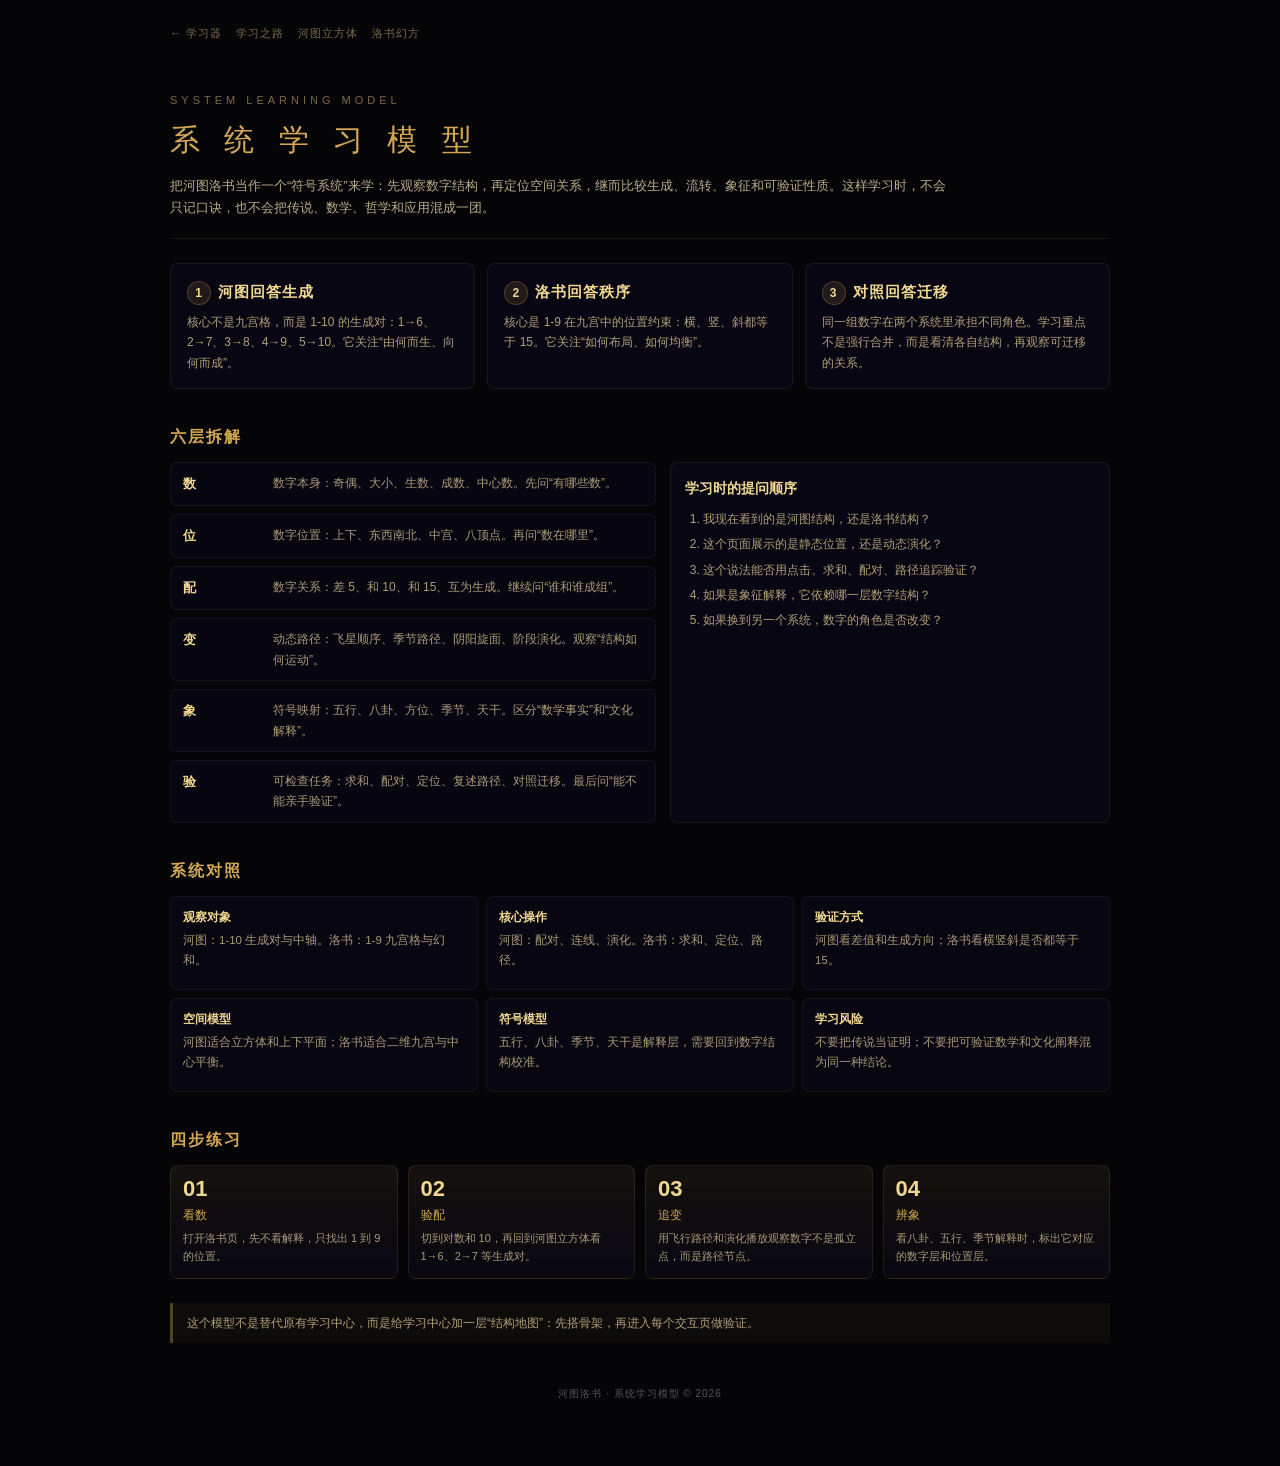
<file: system-learning.html>
<!DOCTYPE html>
<html lang="zh-CN">
<head>
<meta charset="UTF-8">
<meta name="viewport" content="width=device-width, initial-scale=1.0">
<title>系统学习模型 · 河图洛书</title>
<meta name="description" content="从系统学习角度理解河图洛书：用数、位、配、变、象、验六层模型串联河图立方体、洛书九宫、五行、八卦与学习路径。">
<meta property="og:title" content="系统学习模型 · 河图洛书">
<meta property="og:description" content="用六层模型把河图洛书从知识点罗列推进到可观察、可比较、可验证的系统学习。">
<style>
*{margin:0;padding:0;box-sizing:border-box}
body{font-family:'Segoe UI','Microsoft YaHei',sans-serif;background:#050508;color:#e0d8c8;min-height:100vh;line-height:1.7}
.wrap{max-width:980px;margin:0 auto;padding:24px 20px 64px}
.topnav{display:flex;gap:14px;flex-wrap:wrap;margin-bottom:28px}
.topnav a{color:#7a6848;text-decoration:none;font-size:11px;letter-spacing:1px;transition:color .2s}
.topnav a:hover{color:#d4a853}
.hero{padding:20px 0 18px;border-bottom:1px solid rgba(212,168,83,.1)}
.kicker{font-size:11px;color:#7a6848;letter-spacing:4px;margin-bottom:5px}
h1{font-size:30px;font-weight:200;letter-spacing:8px;color:#d4a853;margin-bottom:10px}
.lead{max-width:780px;color:#b9aa86;font-size:13px}
.grid{display:grid;grid-template-columns:repeat(3,1fr);gap:12px;margin-top:24px}
.card{background:rgba(10,8,22,.84);border:1px solid rgba(212,168,83,.1);border-radius:8px;padding:15px 16px}
.card h2{font-size:15px;color:#f0d890;margin-bottom:7px;letter-spacing:1px}
.card p,.card li{font-size:12px;color:#b0a078}
.tag{display:inline-flex;align-items:center;justify-content:center;width:24px;height:24px;border-radius:50%;background:rgba(212,168,83,.12);border:1px solid rgba(212,168,83,.26);color:#f0d890;font-size:12px;margin-right:7px}
.sec-title{font-size:16px;font-weight:600;letter-spacing:2px;color:#d4a853;margin:34px 0 12px}
.system-map{display:grid;grid-template-columns:1.05fr .95fr;gap:14px}
.axis{display:grid;gap:8px}
.axis-row{display:grid;grid-template-columns:80px 1fr;gap:10px;align-items:start;background:rgba(10,8,22,.68);border:1px solid rgba(255,255,255,.05);border-radius:7px;padding:10px 12px}
.axis-name{color:#f0d890;font-weight:650;font-size:13px}
.axis-desc{color:#a99a78;font-size:12px}
.lens{background:rgba(10,8,22,.84);border:1px solid rgba(212,168,83,.1);border-radius:8px;padding:14px}
.lens h3{font-size:14px;color:#f0d890;margin-bottom:8px}
.lens ol{padding-left:18px}
.lens li{font-size:12px;color:#b0a078;margin:5px 0}
.matrix{display:grid;grid-template-columns:1fr 1fr 1fr;gap:8px}
.mcell{background:rgba(10,8,22,.72);border:1px solid rgba(255,255,255,.05);border-radius:7px;padding:10px 12px;min-height:94px}
.mcell strong{display:block;color:#f0d890;font-size:12px;margin-bottom:4px}
.mcell span{display:block;color:#a99a78;font-size:11.5px}
.practice{display:grid;grid-template-columns:repeat(4,1fr);gap:10px}
.step{background:linear-gradient(180deg,rgba(212,168,83,.08),rgba(10,8,22,.7));border:1px solid rgba(212,168,83,.12);border-radius:8px;padding:12px}
.step .n{font-size:22px;color:#f0d890;font-weight:700;line-height:1}
.step .t{font-size:12px;color:#d4a853;margin:5px 0 3px}
.step .d{font-size:11px;color:#a99a78}
.note{margin-top:24px;border-left:3px solid rgba(212,168,83,.35);padding:10px 14px;background:rgba(212,168,83,.04);font-size:12px;color:#b0a078}
.footer{text-align:center;padding-top:42px;font-size:10px;color:#555;letter-spacing:1px}
@media(max-width:820px){
  .grid,.system-map,.practice{grid-template-columns:1fr}
  .matrix{grid-template-columns:1fr}
  h1{font-size:24px;letter-spacing:5px}
}
@media(max-width:500px){
  h1{font-size:20px;letter-spacing:3px}
  .kicker{font-size:9px;letter-spacing:3px}
  .lead{font-size:12px}
  .wrap{padding:16px 14px 50px}
  .topnav{gap:6px;overflow-x:auto;-webkit-overflow-scrolling:touch;padding-bottom:4px}
  .topnav a{font-size:9px;white-space:nowrap}
  .card{padding:12px}
  .card h2{font-size:13px}
  .card p,.card li{font-size:11px}
  .sec-title{font-size:14px;margin:24px 0 10px}
  .axis-row{grid-template-columns:60px 1fr;padding:8px 10px;gap:8px}
  .axis-name{font-size:12px}
  .tag{width:20px;height:20px;font-size:10px}
  .note{font-size:11px;padding:8px 12px}
}
</style>
</head>
<body>
<div class="wrap">
  <nav class="topnav">
    <a href="./">← 学习器</a>
    <a href="./learn.html">学习之路</a>
    <a href="./hetu-cube.html">河图立方体</a>
    <a href="./luoshu-magic.html">洛书幻方</a>
  </nav>

  <section class="hero">
    <div class="kicker">SYSTEM LEARNING MODEL</div>
    <h1>系 统 学 习 模 型</h1>
    <p class="lead">把河图洛书当作一个“符号系统”来学：先观察数字结构，再定位空间关系，继而比较生成、流转、象征和可验证性质。这样学习时，不会只记口诀，也不会把传说、数学、哲学和应用混成一团。</p>
  </section>

  <section class="grid">
    <div class="card">
      <h2><span class="tag">1</span>河图回答生成</h2>
      <p>核心不是九宫格，而是 1-10 的生成对：1→6、2→7、3→8、4→9、5→10。它关注“由何而生、向何而成”。</p>
    </div>
    <div class="card">
      <h2><span class="tag">2</span>洛书回答秩序</h2>
      <p>核心是 1-9 在九宫中的位置约束：横、竖、斜都等于 15。它关注“如何布局、如何均衡”。</p>
    </div>
    <div class="card">
      <h2><span class="tag">3</span>对照回答迁移</h2>
      <p>同一组数字在两个系统里承担不同角色。学习重点不是强行合并，而是看清各自结构，再观察可迁移的关系。</p>
    </div>
  </section>

  <div class="sec-title">六层拆解</div>
  <section class="system-map">
    <div class="axis">
      <div class="axis-row"><div class="axis-name">数</div><div class="axis-desc">数字本身：奇偶、大小、生数、成数、中心数。先问“有哪些数”。</div></div>
      <div class="axis-row"><div class="axis-name">位</div><div class="axis-desc">数字位置：上下、东西南北、中宫、八顶点。再问“数在哪里”。</div></div>
      <div class="axis-row"><div class="axis-name">配</div><div class="axis-desc">数字关系：差 5、和 10、和 15、互为生成。继续问“谁和谁成组”。</div></div>
      <div class="axis-row"><div class="axis-name">变</div><div class="axis-desc">动态路径：飞星顺序、季节路径、阴阳旋面、阶段演化。观察“结构如何运动”。</div></div>
      <div class="axis-row"><div class="axis-name">象</div><div class="axis-desc">符号映射：五行、八卦、方位、季节、天干。区分“数学事实”和“文化解释”。</div></div>
      <div class="axis-row"><div class="axis-name">验</div><div class="axis-desc">可检查任务：求和、配对、定位、复述路径、对照迁移。最后问“能不能亲手验证”。</div></div>
    </div>
    <div class="lens">
      <h3>学习时的提问顺序</h3>
      <ol>
        <li>我现在看到的是河图结构，还是洛书结构？</li>
        <li>这个页面展示的是静态位置，还是动态演化？</li>
        <li>这个说法能否用点击、求和、配对、路径追踪验证？</li>
        <li>如果是象征解释，它依赖哪一层数字结构？</li>
        <li>如果换到另一个系统，数字的角色是否改变？</li>
      </ol>
    </div>
  </section>

  <div class="sec-title">系统对照</div>
  <section class="matrix">
    <div class="mcell"><strong>观察对象</strong><span>河图：1-10 生成对与中轴。洛书：1-9 九宫格与幻和。</span></div>
    <div class="mcell"><strong>核心操作</strong><span>河图：配对、连线、演化。洛书：求和、定位、路径。</span></div>
    <div class="mcell"><strong>验证方式</strong><span>河图看差值和生成方向；洛书看横竖斜是否都等于 15。</span></div>
    <div class="mcell"><strong>空间模型</strong><span>河图适合立方体和上下平面；洛书适合二维九宫与中心平衡。</span></div>
    <div class="mcell"><strong>符号模型</strong><span>五行、八卦、季节、天干是解释层，需要回到数字结构校准。</span></div>
    <div class="mcell"><strong>学习风险</strong><span>不要把传说当证明；不要把可验证数学和文化阐释混为同一种结论。</span></div>
  </section>

  <div class="sec-title">四步练习</div>
  <section class="practice">
    <div class="step"><div class="n">01</div><div class="t">看数</div><div class="d">打开洛书页，先不看解释，只找出 1 到 9 的位置。</div></div>
    <div class="step"><div class="n">02</div><div class="t">验配</div><div class="d">切到对数和 10，再回到河图立方体看 1→6、2→7 等生成对。</div></div>
    <div class="step"><div class="n">03</div><div class="t">追变</div><div class="d">用飞行路径和演化播放观察数字不是孤立点，而是路径节点。</div></div>
    <div class="step"><div class="n">04</div><div class="t">辨象</div><div class="d">看八卦、五行、季节解释时，标出它对应的数字层和位置层。</div></div>
  </section>

  <div class="note">这个模型不是替代原有学习中心，而是给学习中心加一层“结构地图”：先搭骨架，再进入每个交互页做验证。</div>

  <div class="footer">河图洛书 · 系统学习模型 &copy; 2026</div>
</div>
<div class="mobile-footer"><a href="./">🏠 学习器</a><a href="./learn.html">📖 学习之路</a><a href="./hetu-cube.html">🧊 河图立方体</a><a href="./luoshu-magic.html">🔢 幻方</a></div>
<style>
.mobile-footer{display:none;position:fixed;bottom:0;left:0;right:0;background:rgba(5,5,8,.96);border-top:1px solid rgba(212,168,83,.12);padding:6px 10px;justify-content:space-around;z-index:200}
.mobile-footer a{color:#7a6848;text-decoration:none;font-size:10px;letter-spacing:1px;padding:4px 2px;white-space:nowrap}
.mobile-footer a:hover,.mobile-footer a:active{color:#d4a853}
@media(max-width:500px){.mobile-footer{display:flex}body{padding-bottom:44px}}
</style>
</body>
</html>
</file>
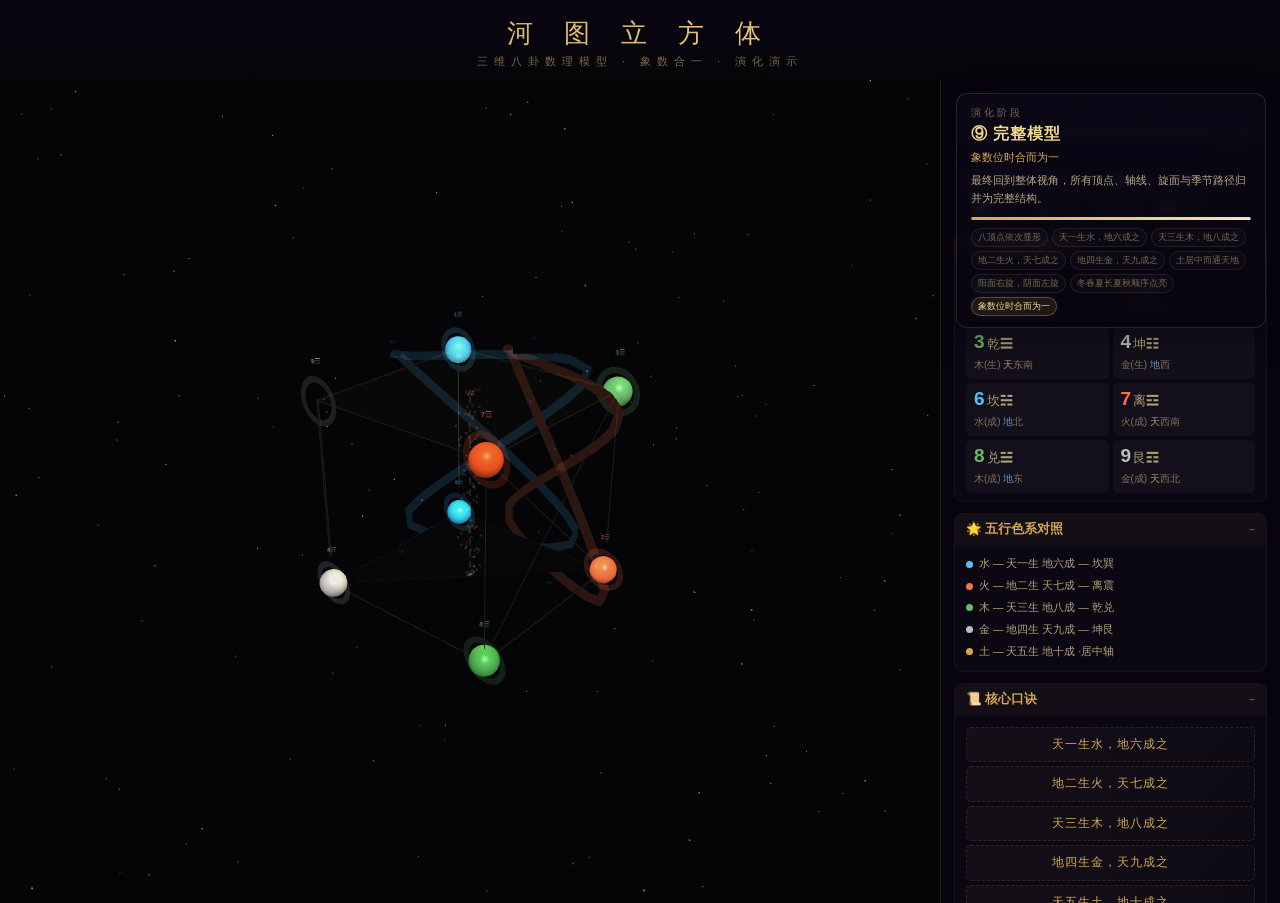
<file: HetuCubeIOS/HetuCubeIOS/Web/hetu-cube.html>
<!DOCTYPE html>
<html lang="zh-CN">
<head>
<meta charset="UTF-8">
<meta name="viewport" content="width=device-width, initial-scale=1.0">
<meta name="description" content="河图立方体的三维交互可视化页面，结合八卦、五行、季节与数理映射，提供实验性 3D 展示与演化讲解。">
<title>河图立方体 · 三维数理模型</title>
<style>
*{margin:0;padding:0;box-sizing:border-box}
body{font-family:'Segoe UI','Microsoft YaHei',sans-serif;background:#050508;color:#e0d8c8;overflow-x:hidden;min-height:100vh}
.hd{text-align:center;padding:16px 20px 10px;background:linear-gradient(180deg,rgba(10,5,20,.95)0%,transparent 100%);position:relative;z-index:10}
.hd h1{font-size:26px;font-weight:200;letter-spacing:12px;background:linear-gradient(90deg,#d4a853,#f5e6b8,#d4a853);background-size:300% 100%;-webkit-background-clip:text;-webkit-text-fill-color:transparent;animation:tG 4s ease infinite}
@keyframes tG{0%,100%{background-position:0%50%}50%{background-position:100%50%}}
.sub{margin-top:3px;font-size:11px;color:#7a6848;letter-spacing:6px}
.mc{display:flex;height:calc(100vh - 76px);position:relative}
#cc{flex:1;position:relative;min-height:420px;cursor:grab}#cc:active{cursor:grabbing}canvas{display:block}
.sp{width:340px;background:rgba(8,5,18,.94);border-left:1px solid rgba(212,168,83,.14);overflow-y:auto;padding:13px;z-index:5}
.sp::-webkit-scrollbar{width:3px}.sp::-webkit-scrollbar-thumb{background:rgba(212,168,83,.22);border-radius:2px}
.ps{margin-bottom:11px;background:rgba(255,255,255,.02);border-radius:9px;border:1px solid rgba(212,168,83,.07);overflow:hidden}
.ph{padding:7px 11px;font-size:12.5px;font-weight:600;color:#d4a853;cursor:pointer;display:flex;justify-content:space-between;align-items:center;background:rgba(212,168,85,.04)}
.ph:hover{background:rgba(212,168,83,.09)}.pc{padding:8px 11px;font-size:11.5px;line-height:1.7;color:#b0a078}.pc.hd{display:none}.pi{font-size:10px;color:#555}
.ctls{display:flex;gap:4px;flex-wrap:wrap;padding:6px 11px 8px}
.cb{padding:4px 9px;font-size:10.5px;border:1px solid rgba(212,168,83,.2);background:rgba(212,168,83,.05);color:#c9a855;border-radius:4px;cursor:pointer;transition:all .25s;font-family:inherit;white-space:nowrap}
.cb:hover{background:rgba(212,168,83,.15);border-color:rgba(212,168,83,.38)}
.cb.on{background:rgba(212,168,83,.18);border-color:#d4a853;color:#f0d890}
.ab{padding:6px 11px 9px;border-bottom:1px solid rgba(212,168,83,.06)}
.ar{display:flex;align-items:center;gap:6px;margin-bottom:4px}
.pb{width:28px;height:28px;border-radius:50%;border:2px solid #d4a853;background:rgba(212,168,83,.08);color:#d4a853;font-size:12px;cursor:pointer;display:flex;align-items:center;justify-content:center;transition:all .25s;flex-shrink:0}
.pb:hover{background:rgba(212,168,83,.2)}.pb.on{border-color:#f0d890;background:rgba(240,216,144,.18);color:#f0d890}
.pl{flex:1;font-size:10.5px;color:#786848;text-align:left}
.pw{height:3px;background:rgba(255,255,255,.05);border-radius:2px;cursor:pointer;overflow:hidden}.pf{height:100%;background:linear-gradient(90deg,#d4a853,#f5e6b8);border-radius:2px;width:0%}
.sr{display:flex;justify-content:space-between;align-items:center;font-size:9.5px;color:#555;margin-top:3px}
.sr select{background:rgba(15,10,28,.92);border:1px solid rgba(212,168,83,.16);color:#c9a855;padding:1px 4px;border-radius:3px;font-size:9.5px;outline:none}
.vg{display:grid;grid-template-columns:1fr 1fr;gap:4px}
.vc{padding:5px 7px;border-radius:5px;background:rgba(255,255,255,.03);border:1px solid transparent;cursor:pointer;transition:all .28s}
.vc:hover{background:rgba(212,168,83,.08);border-color:rgba(212,168,83,.26);transform:translateY(-1px)}
.vc.a{background:rgba(212,168,83,.14);border-color:rgba(212,168,83,.48);box-shadow:0 0 10px rgba(212,168,83,.1)}.vc.dm{opacity:.16}
.vn{font-size:19px;font-weight:bold;line-height:1;display:inline-block}
.vg2{font-size:13px;margin-left:2px}.vw{font-size:10px;opacity:.68;margin-top:1px}
.e0 .vn{color:#4FC3F7}.e1 .vn{color:#FF7043}.e2 .vn{color:#66BB6A}.e3 .vn{color:#BDBDBD}.e4 .vn{color:#D4A853}
.lr{display:flex;align-items:center;padding:2px 0;font-size:10.5px}
.ld{width:7px;height:7px;border-radius:50%;margin-right:6px;flex-shrink:0}
.fb{background:linear-gradient(135deg,rgba(212,168,83,.05),rgba(212,168,83,.02));border-radius:5px;padding:7px 9px;margin:4px 0;text-align:center;font-size:11.5px;letter-spacing:1px;color:#d4a853;border:1px dashed rgba(212,168,83,.15)}
#io{position:absolute;top:10px;left:10px;max-width:270px;background:rgba(6,4,14,.96);border:1px solid rgba(212,168,83,.3);border-radius:9px;padding:11px 15px;font-size:11.5px;line-height:1.65;z-index:20;display:none;animation:fi .28s ease;box-shadow:0 8px 32px rgba(0,0,0,.5)}
@keyframes fi{from{opacity:0;transform:translateY(-8px)}to{opacity:1;transform:translateY(0)}}
.it{font-size:15px;font-weight:bold;color:#f0d890;margin-bottom:5px;display:flex;align-items:center;gap:6px}.ibn{font-size:26px;color:#d4a853}
.ir{display:flex;justify-content:space-between;padding:2px 0;border-bottom:1px solid rgba(255,255,255,.04)}.il{color:#6a5838}.iv{color:#ddd;font-weight:500}
.ci{position:absolute;top:6px;right:8px;color:#555;cursor:pointer;font-size:15px;line-height:1}.ci:hover{color:#888}
#to{position:absolute;bottom:45px;left:50%;transform:translateX(-50%);max-width:440px;background:rgba(6,4,14,.94);border:1px solid rgba(212,168,83,.26);border-radius:9px;padding:11px 16px;z-index:19;text-align:center;display:none;animation:ti .32s ease;box-shadow:0 6px 26px rgba(0,0,0,.5)}
@keyframes ti{from{opacity:0;transform:translateX(-50%) translateY(16px)}to{opacity:1;transform:translateX(-50%) translateY(0)}}
.tt{font-size:13px;color:#f0d890;font-weight:600;margin-bottom:4px}.td{font-size:11px;color:#b0a078;line-height:1.6;margin-bottom:8px}
.tn{display:flex;justify-content:center;gap:7px}
.tb{padding:4px 13px;border:1px solid rgba(212,168,83,.26);background:rgba(212,168,83,.07);color:#c9a855;border-radius:4px;cursor:pointer;font-size:10.5px;transition:all .2s;font-family:inherit}.tb:hover{background:rgba(212,168,85,.2);border-color:#d4a853}
.tds{display:flex;justify-content:center;gap:4px;margin-top:7px}
.tdt{width:5px;height:5px;border-radius:50%;background:rgba(212,168,83,.16);transition:all .3s}.tdd{background:#d4a853;box-shadow:0 0 5px rgba(212,168,83,.36)}
#ao{position:absolute;top:14px;right:14px;max-width:310px;background:linear-gradient(180deg,rgba(10,7,22,.96),rgba(6,4,14,.88));border:1px solid rgba(212,168,83,.18);border-radius:11px;padding:12px 14px 11px;z-index:18;box-shadow:0 10px 30px rgba(0,0,0,.4);backdrop-filter:blur(6px)}
.ak{font-size:10px;letter-spacing:3px;color:#7a6848;margin-bottom:4px}
.at{font-size:16px;color:#f0d890;font-weight:600;letter-spacing:1px}
.al{margin-top:5px;font-size:11px;color:#d4a853}
.ad{margin-top:6px;font-size:11px;line-height:1.65;color:#b6a686}
.apb{display:flex;gap:5px;margin-top:10px}
.apd{flex:1;height:3px;border-radius:2px;background:rgba(255,255,255,.06);overflow:hidden}
.apf{height:100%;width:0%;background:linear-gradient(90deg,#d4a853,#f5e6b8);border-radius:2px;transition:width .18s linear}
.aps{display:flex;gap:4px;flex-wrap:wrap;margin-top:8px}
.apt{padding:2px 6px;border-radius:999px;border:1px solid rgba(212,168,83,.12);font-size:9px;color:#76684d;background:rgba(255,255,255,.02)}
.apt.on{color:#f0d890;border-color:rgba(212,168,83,.35);background:rgba(212,168,83,.11);box-shadow:0 0 12px rgba(212,168,83,.08)}
#ld{position:fixed;inset:0;background:#050508;display:flex;align-items:center;justify-content:center;z-index:9999;flex-direction:column;gap:10px}
.lt{color:#d4a853;font-size:15px;letter-spacing:4px;animation:pul 1.5s infinite}
.lb{width:160px;height:2px;background:rgba(212,168,83,.12);border-radius:1px;overflow:hidden}.lf{height:100%;background:linear-gradient(90deg,#d4a853,#f5e6b8);width:0%;animation:lfd 1.8s ease forwards}
@keyframes pul{0%,100%{opacity:.35}50%{opacity:1}}@keyframes lfd{to{width:100%}}
@media(max-width:900px){.mc{flex-direction:column}.sp{width:100%;max-height:42vh;border-left:none;border-top:1px solid rgba(212,168,83,.1)}#cc{min-height:54vh}#ao{top:auto;bottom:12px;right:12px;left:12px;max-width:none}}
</style>
</head>
<body>

<div id="ld"><div class="lt">载入河图立方体...</div><div class="lb"><div class="lf"></div></div></div>

<div class="hd"><h1>河 图 立 方 体</h1><div class="sub">三维八卦数理模型 · 象数合一 · 演化演示</div></div>

<div class="mc">
<div id="cc"></div>
<div id="io"><span class="ci" onclick="hideInfo()">✕</span><div class="it"><span class="ibn"></span><span class="gn"></span></div><div id="ib"></div></div>
<div id="to"><div class="tt"></div><div class="td"></div><div class="tn"><button class="tb" id="tpv">← 上一步</button><button class="tb" id="tnx">下一步 →</button></div><div class="tds" id="tds"></div></div>
<div id="ao"><div class="ak">演化阶段</div><div class="at">完整模型</div><div class="al">河图立方体已展开</div><div class="ad">当前显示完整状态。点击左侧播放按钮，可以从顶点落位开始按阶段观看整个演化过程。</div><div class="apb"><div class="apd"><div class="apf" id="apf"></div></div></div><div class="aps" id="aps"></div></div>

<div class="sp">

<div class="ab">
<div class="ar"><button class="pb" id="pbt" onclick="togPlay()">▶</button><span class="pl" id="plab">点击 ▶ 开始演化</span></div>
<div class="pw" onclick="skP(event)"><div class="pf" id="pff"></div></div>
<div class="sr"><span>速度<select onchange="chgSp(this.value)"><option value=".5">0.5x</option><option value="1" selected>1x</option><option value="1.5">1.5x</option><option value="2">2x</option><option value="3">3x</option></select></span><span><span id="tcu">00:00</span>/<span id="ttl">00:24</span></span></div>
</div>

<div class="ctls">
<button class="cb on" id="btnFull" onclick="setVM('full',this)">🌐 完整</button>
<button class="cb" id="btnHeaven" onclick="setVM('heaven',this)">⬆️ 天平面</button>
<button class="cb" id="btnEarth" onclick="setVM('earth',this)">⬇️ 地平面</button>
<button class="cb" id="btnTop" onclick="togTD(this)">🗺️ 俯视</button>
<button class="cb" id="btnRotate" onclick="togAR(this)">🔄 自转</button>
<button class="cb" onclick="rstCam()">🎯 复位</button>
<button class="cb" onclick="focusNext()">🔍 聚焦</button>
<button class="cb" onclick="startTut()">📖 讲解</button>
</div>

<div class="ps"><div class="ph" onclick="tgS(this)"><span>🔮 八顶点数理映射</span><span class="pi">−</span></div><div class="pc"><div class="vg" id="vg"></div></div></div>

<div class="ps"><div class="ph" onclick="tgS(this)"><span>🌟 五行色系对照</span><span class="pi">−</span></div><div class="pc">
<div class="lr"><span class="ld" style="background:#4fc3f7"></span>水 — 天一生 地六成 — 坎巽</div>
<div class="lr"><span class="ld" style="background:#ff7043"></span>火 — 地二生 天七成 — 离震</div>
<div class="lr"><span class="ld" style="background:#66bb6a"></span>木 — 天三生 地八成 — 乾兑</div>
<div class="lr"><span class="ld" style="background:#bdbdbd"></span>金 — 地四生 天九成 — 坤艮</div>
<div class="lr"><span class="ld" style="background:#d4a853"></span>土 — 天五生 地十成 ·居中轴</div>
</div></div>

<div class="ps"><div class="ph" onclick="tgS(this)"><span>📜 核心口诀</span><span class="pi">−</span></div><div class="pc">
<div class="fb">天一生水，地六成之</div><div class="fb">地二生火，天七成之</div><div class="fb">天三生木，地八成之</div><div class="fb">地四生金，天九成之</div><div class="fb">天五生土，地十成之</div><p style="margin-top:4px;font-size:9.5px;color:#666;">出自《尚书·洪范》</p>
</div></div>

<div class="ps"><div class="ph" onclick="tgS(this)"><span>🔄 阴阳旋转面</span><span class="pi">−</span></div><div class="pc">
<p style="color:#f0d890;margin-bottom:3px;font-size:11px">☀️ 阳面右旋顺时针</p><p style="font-size:9.5px;padding-left:4px;color:#bbb;">3乾→8兑→2震→7离→3 <span style="color:#776">| 阳爻神天 | 木→火</span></p>
<p style="color:#8ec8ff;margin:6px 0 3px;font-size:11px">🌙 阴面左旋逆时针</p><p style="font-size:9.5px;padding-left:4px;color:#bbb;">9艮→6坎→4坤→1巽→9 <span style="color:#776">| 阴爻鬼地 | 金→水</span></p>
</div></div>

<div class="ps"><div class="ph" onclick="tgS(this)"><span>⚡ 鬼神生成关系</span><span class="pi">−</span></div><div class="pc">
<p style="color:#f0d890;margin-bottom:2px;font-size:11px">神（阳气下沉 天→地）：</p><p style="font-size:9.5px;padding-left:4px;color:#ccc;">天1水→地6水神 · 天3木→地8木神 · 天5土→地10土神</p>
<p style="color:#b8a898;margin:4px 0 2px;font-size:11px">鬼（阴气上升 地→天）：</p><p style="font-size:9.5px;padding-left:4px;color:#ccc;">地2火→天7火鬼 · 地4金→天9金鬼</p>
<p style="margin-top:4px;font-size:9px;color:#556;border-top:1px solid rgba(255,255,255,.04);padding-top:3px;">「鬼神」=阴阳二气代称：神为阳气(生发)，鬼为阴气(收敛)</p>
</div></div>

<div class="ps"><div class="ph" onclick="tgS(this)"><span>📅 四季流转路径</span><span class="pi">−</span></div><div class="pc">
<p style="font-size:9.5px;line-height:1.72;color:#aaa;">
❄️冬：天1巽→天3乾 &nbsp; 🌱春：地8兑→地2震<br>🔥夏：天7离→天5中 &nbsp; 🌾长夏：地10中→地4坤<br>🍂秋：天9艮→天1巽 <span style="color:#776;font-size:8.5px;">|沿棱边闭环，时空一体</span></p>
</div></div>

<div class="ps"><div class="ph" onclick="tgS(this)"><span>🔢 天干与爻位编码</span><span class="pi">−</span></div><div class="pc">
<p style="font-size:9.5px;line-height:1.78;color:#999;"><b style="color:#c9a855">天干：</b>甲乙木(3/8)丙丁火(2/7)戊己土(5/10)庚辛金(4/9)壬癸水(1/6)<br><b style="color:#c9a855">三爻上中下=天地·鬼神·阴阳：</b><br>乾☰天神阳 坤☷地鬼阴 震☳地鬼阳 巽☴天神阴<br>坎☵地神阴 离☲天鬼阳 兑☱地神阳 艮☶天鬼阴</p>
</div></div>

</div><!-- sp -->
</div><!-- mc -->

<!-- 本地随仓库分发的依赖：Three.js r128 -->
<script src="three.min.js"></script>

<script>
// ===== 手写OrbitControls（零外部依赖）=====
THREE.OrbitControls=function(object,domElement){
  var scope=this;
  this.object=object;
  this.domElement=domElement||document;
  this.enableDamping=true;
  this.dampingFactor=0.06;
  this.autoRotate=false;
  this.autoRotateSpeed=0.6;
  this.minDistance=4;
  this.maxDistance=18;
  this.target=new THREE.Vector3();
  this.enabled=true;

  var rotateStart=new THREE.Vector2(),rotateEnd=new THREE.Vector2(),rotateDelta=new THREE.Vector2();
  var STATE={NONE:-1,ROTATE:0,DOLLY:1,PAN:2};
  var state=STATE.NONE,scale=1;
  var offset=new THREE.Vector3(),quaternion=new THREE.Quaternion();
  var spherical=new THREE.Spherical(),sphericalDelta=new THREE.Spherical();
  var panOffset=new THREE.Vector3();
  var zoomChanged=false;

  function getAutoRotationAngle(){return 2*Math.PI/60/60*scope.autoRotateSpeed;}
  function rotateLeft(angle){sphericalDelta.theta-=angle;}
  function rotateUp(angle){sphericalDelta.phi-=angle;}

  var panLeft=function(){},panUp=function(){},v1=new THREE.Vector3();
  (function(){
    panLeft=function(distance){
      v1.setFromMatrixColumn(object.matrix,0);v1.multiplyScalar(-distance);
      panOffset.add(v1);
    };
    panUp=function(distance){
      v1.setFromMatrixColumn(object.matrix,1);v1.multiplyScalar(distance);
      panOffset.add(v1);
    };
  })();

  function handleMouseDownRotate(e){rotateStart.set(e.clientX,e.clientY);}
  function handleMouseDownPan(e){}

  function handleMouseMoveRotate(e){
    rotateEnd.set(e.clientX,e.clientY);
    rotateDelta.subVectors(rotateEnd,rotateStart).multiplyScalar(Math.PI/180*scope.elementScale||0.5);
    rotateLeft(rotateDelta.x);
    rotateUp(rotateDelta.y);
    rotateStart.copy(rotateEnd);
  }

  function handleMouseWheel(e){
    if(e.deltaY<0){scale/=Math.pow(.95,8);}else{scale*=Math.pow(.95,8);}
    zoomChanged=true;
  }

  function onMouseDown(e){
    if(scope.enabled===false)return;
    e.preventDefault();
    if(e.button===0){
      state=STATE.ROTATE;handleMouseDownRotate(e);
    }else if(e.button===2){
      state=STATE.PAN;handleMouseDownPan(e);
    }
    document.addEventListener('mousemove',onMouseMove,false);
    document.addEventListener('mouseup',onMouseUp,false);
  }
  function onMouseMove(e){
    if(scope.enabled===false)return;
    e.preventDefault();
    switch(state){
      case STATE.ROTATE:handleMouseMoveRotate(e);break;
      case STATE.PAN:break;
    }
  }
  function onMouseUp(){
    document.removeEventListener('mousemove',onMouseMove,false);
    document.removeEventListener('mouseup',onMouseUp,false);
    state=STATE.NONE;
  }
  function onMouseWheel(e){
    if(scope.enabled===false)return;
    e.preventDefault();handleMouseWheel(e);
  }

  // Touch support
  function onTouchStart(e){
    if(scope.enabled===false)return;
    switch(e.touches.length){
      case 1:state=STATE.ROTATE;rotateStart.set(e.touches[0].pageX,e.touches[0].pageY);break;
      default:state=STATE.NONE;
    }
  }
  function onTouchMove(e){
    if(scope.enabled===false)return;
    e.preventDefault();e.stopPropagation();
    if(state===STATE.ROTATE&&e.touches.length===1){
      var f={clientX:e.touches[0].pageX,clientY:e.touches[0].pageY};
      rotateEnd.set(f.clientX,f.clientY);
      rotateDelta.subVectors(rotateEnd,rotateStart).multiplyScalar(Math.PI/180*.5);
      rotateLeft(rotateDelta.x);rotateUp(rotateDelta.y);
      rotateStart.copy(rotateEnd);
    }
  }

  this.domElement.addEventListener('contextmenu',function(e){e.preventDefault();});
  this.domElement.addEventListener('mousedown',onMouseDown,false);
  this.domElement.addEventListener('wheel',onMouseWheel,{passive:false});
  this.domElement.addEventListener('touchstart',onTouchStart,false);
  this.domElement.addEventListener('touchmove',onTouchMove,{passive:false});

  this.update=function(){
    var position=scope.object.position;
    offset.copy(position).sub(scope.target);
    offset.applyQuaternion(quaternion.copy(object.quaternion).invert());
    spherical.setFromVector3(offset);

    if(scope.autoRotate&&state===STATE.NONE){
      rotateLeft(getAutoRotationAngle());
    }

    spherical.theta+=sphericalDelta.theta;
    spherical.phi+=sphericalDelta.phi;
    spherical.phi=Math.max(.01,Math.min(Math.PI-.01,spherical.phi));
    spherical.radius*=scale;
    spherical.radius=Math.max(scope.minDistance,Math.min(scope.maxDistance,spherical.radius));

    scope.target.add(panOffset);

    offset.setFromSpherical(spherical);
    offset.applyQuaternion(object.quaternion);

    position.copy(scope.target).add(offset);
    object.lookAt(scope.target);

    if(scope.enableDamping){
      sphericalDelta.theta*=(1-this.dampingFactor);
      sphericalDelta.phi*=(1-this.dampingFactor);
      panOffset.multiplyScalar(1-this.dampingFactor);
    }else{
      sphericalDelta.set(0,0,0);
      panOffset.set(0,0,0);
    }
    scale=1;

    return true;
  };

  this.dispose=function(){
    this.domElement.removeEventListener('mousedown',onMouseDown);
    this.domElement.removeEventListener('wheel',onMouseWheel);
    this.domElement.removeEventListener('touchstart',onTouchStart);
    this.domElement.removeEventListener('touchmove',onTouchMove);
  };
};

// ===== 全局错误处理 =====
window.onerror=function(msg,url,line){
  var ld=document.getElementById('ld');
  if(ld)ld.innerHTML='<div style="text-align:center;padding:35px;color:#d4a853;"><h3 style="margin-bottom:10px;">⚠ 出错了</h3><p style="font-size:12px;color:#888;margin-bottom:14px;">'+String(msg)+'<br>行:'+line+'</p><button onclick="location.reload()" style="padding:7px 22px;background:rgba(212,168,83,.14);border:1px solid #d4a853;color:#d4a853;border-radius:5px;cursor:pointer;font-size:12px;">🔄 重试</button></div>';
  return false;
};

function showBootError(msg){
  var ld=document.getElementById('ld');
  if(ld)ld.innerHTML='<div style="text-align:center;padding:34px;color:#d4a853;"><h3 style="margin-bottom:10px;">⚠ 无法初始化 3D 场景</h3><p style="font-size:12px;line-height:1.7;color:#9f937d;margin-bottom:14px;">'+msg+'</p><button onclick="location.reload()" style="padding:7px 22px;background:rgba(212,168,83,.14);border:1px solid #d4a853;color:#d4a853;border-radius:5px;cursor:pointer;font-size:12px;">🔄 重新尝试</button></div>';
}

// ===== 主初始化 =====
function initApp(){
  if(typeof THREE==='undefined'||!THREE.Scene){
    document.getElementById('ld').innerHTML='<div style="text-align:center;color:#d4a853;padding:30px;"><h3>⏳ 正在加载引擎...</h3><p style="font-size:11px;color:#777;margin:10px 0;">Three.js尚未就绪</p><button onclick="location.reload()" style="padding:6px 18px;background:rgba(212,168,83,.12);border:1px solid #d4a853;color:#d4a853;border-radius:4px;cursor:pointer;">重试</button></div>';
    setTimeout(initApp,800);
    return;
  }

// ===================== 数据 =====================
var VD=[
{n:1,g:'巽',gs:'☴',w:'水',sc:'生',pl:'天',po:'东北',el:0,sg:'神',yy:'阴',xx:'风',se:'冬始',c:0x4FC3F7},
{n:2,g:'震',gs:'☳',w:'火',sc:'生',pl:'地',po:'南',el:1,sg:'鬼',yy:'阳',xx:'雷',se:'春始',c:0xFF7043},
{n:3,g:'乾',gs:'☰',w:'木',sc:'生',pl:'天',po:'东南',el:2,sg:'神',yy:'阳',xx:'天',se:'春终',c:0x66BB6A},
{n:4,g:'坤',gs:'☷',w:'金',sc:'生',pl:'地',po:'西',el:3,sg:'鬼',yy:'阴',xx:'地',se:'秋终',c:0xBDBDBD},
{n:6,g:'坎',gs:'☵',w:'水',sc:'成',pl:'地',po:'北',el:0,sg:'神',yy:'阴',xx:'水',se:'冬终',c:0x29B6F6},
{n:7,g:'离',gs:'☲',w:'火',sc:'成',pl:'天',po:'西南',el:1,sg:'鬼',yy:'阳',xx:'火',se:'夏始',c:0xFF5722},
{n:8,g:'兑',gs:'☱',w:'木',sc:'成',pl:'地',po:'东',el:2,sg:'神',yy:'阳',xx:'泽',se:'春盛',c:0x4CAF50},
{n:9,g:'艮',gs:'☶',w:'金',sc:'成',pl:'天',po:'西北',el:3,sg:'鬼',yy:'阴',xx:'山',se:'秋始',c:0x9E9E9E}
];
var S=2;
var VP={
 1:new THREE.Vector3(-1,1,-1),3:new THREE.Vector3(1,1,-1),
 7:new THREE.Vector3(1,1,1),9:new THREE.Vector3(-1,1,1),
 2:new THREE.Vector3(1,-1,-1),4:new THREE.Vector3(-1,-1,1),
 6:new THREE.Vector3(-1,-1,-1),8:new THREE.Vector3(1,-1,1)
};
var CH=new THREE.Vector3(0,S/2,0), CE=new THREE.Vector3(0,-S/2,0);
var PRS=[{s:1,c:6,nm:'水',cl:0x4FC3F7},{s:3,c:8,nm:'木',cl:0x66BB6A},{s:2,c:7,nm:'火',cl:0xFF7043},{s:4,c:9,nm:'金',cl:0xBDBDBD}];
var SRS=[
  {a:1,b:3,nm:'冬启',cl:0x4FC3F7},
  {a:8,b:2,nm:'春发',cl:0x66BB6A},
  {a:7,b:'5',nm:'夏盛',cl:0xFF7043},
  {a:'10',b:4,nm:'长夏',cl:0xD4A853},
  {a:9,b:1,nm:'秋收',cl:0xBDBDBD}
];
var DUR=24;
var PHASES=[
  {id:'intro',from:0,to:3,title:'① 顶点落位',label:'八顶点依次显形',desc:'先看到数位骨架，再建立天平面与地平面的上下层级。',cam:{x:5.4,y:4.6,z:6.2,tx:0,ty:0,tz:0}},
  {id:'water',from:3,to:5.8,title:'② 水相生成',label:'天一生水，地六成之',desc:'蓝色粒子沿 1→6 贯穿上下，先明确“生数到成数”的基本范式。',cam:{x:-4.8,y:3.2,z:-5.6,tx:-0.7,ty:-0.1,tz:-0.7}},
  {id:'wood',from:5.8,to:8.6,title:'③ 木相生成',label:'天三生木，地八成之',desc:'镜头转向东南与正东方向，绿色流线强调木相从天位落到地位。',cam:{x:5.8,y:2.9,z:-4.9,tx:0.9,ty:-0.05,tz:-0.2}},
  {id:'fire',from:8.6,to:11.4,title:'④ 火相生成',label:'地二生火，天七成之',desc:'红色粒子改为由下向上冲起，显出“地生而天成”的反向气机。',cam:{x:5.6,y:1.2,z:5.2,tx:0.95,ty:-0.2,tz:0.1}},
  {id:'metal',from:11.4,to:14.2,title:'⑤ 金相生成',label:'地四生金，天九成之',desc:'银白流线斜贯西与西北，生成关系由下升上，更清楚地和水木区分。',cam:{x:-5.7,y:2.2,z:5.7,tx:-0.9,ty:-0.1,tz:0.5}},
  {id:'axis',from:14.2,to:17.2,title:'⑥ 鬼神中轴',label:'土居中而通天地',desc:'中心轴开始显化。金色下沉为神，青色上升为鬼，5 与 10 成为全局枢纽。',cam:{x:0.2,y:6.9,z:4.2,tx:0,ty:0,tz:0}},
  {id:'spin',from:17.2,to:20.4,title:'⑦ 阴阳旋面',label:'阳面右旋，阴面左旋',desc:'两组旋转管开始占据画面，观众能同时看到阳面外放与阴面回收。',cam:{x:6.8,y:3.6,z:0.6,tx:0,ty:0,tz:0}},
  {id:'season',from:20.4,to:23.2,title:'⑧ 四时流转',label:'冬春夏长夏秋顺序点亮',desc:'五段季节路径依次显现，时间不再只是文字，而是绕着立方体实际流动。',cam:{x:4.6,y:6.1,z:4.8,tx:0,ty:0,tz:0}},
  {id:'full',from:23.2,to:24,title:'⑨ 完整模型',label:'象数位时合而为一',desc:'最终回到整体视角，所有顶点、轴线、旋面与季节路径归并为完整结构。',cam:{x:5,y:4,z:6,tx:0,ty:0,tz:0}}
];

// ===================== 场景 =====================
var ct=document.getElementById('cc');
var scene=new THREE.Scene();
scene.background=new THREE.Color(0x050508);
var camera=new THREE.PerspectiveCamera(50,ct.clientWidth/ct.clientHeight,0.1,120);
camera.position.set(5,4,6);
if(!window.WebGLRenderingContext){
  showBootError('当前环境不支持 WebGL。请改用支持硬件加速的现代浏览器打开此页面。');
  return;
}
var renderer;
try{
  renderer=new THREE.WebGLRenderer({antialias:true,alpha:false,powerPreference:'high-performance'});
}catch(err){
  showBootError('浏览器已加载页面，但未能创建 WebGL 上下文。请检查显卡驱动、浏览器硬件加速设置，或尝试 Chrome / Edge / Safari 最新版本。');
  console.error(err);
  return;
}
renderer.setSize(ct.clientWidth,ct.clientHeight);
renderer.setPixelRatio(Math.min(window.devicePixelRatio,2));
ct.appendChild(renderer.domElement);
var controls=new THREE.OrbitControls(camera,renderer.domElement);

scene.add(new THREE.AmbientLight(0xffffff,.36));
var dLight=new THREE.DirectionalLight(0xfff8e8,.65);dLight.position.set(5,8,5);scene.add(dLight);
scene.add(new THREE.PointLight(0xd4a853,.45,25));

// =========== 星空 ===========
(function(){
  var N=1500,geo=new THREE.BufferGeometry(),pos=new Float32Array(N*3),col=new Float32Array(N*3);
  for(var i=0;i<N;i++){
    var r=24+Math.random()*40,th=Math.random()*Math.PI*2,ph=Math.acos(2*Math.random()-1);
    pos[i*3]=r*Math.sin(ph)*Math.cos(th);pos[i*3+1]=r*Math.sin(ph)*Math.sin(th);pos[i*3+2]=r*Math.cos(ph);
    var b=.45+Math.random()*.55;col[i*3]=col[i*3+1]=col[i*3+2]=b;
  }
  geo.setAttribute('position',new THREE.BufferAttribute(pos,3));
  geo.setAttribute('color',new THREE.BufferAttribute(col,3));
  window._stars=new THREE.Points(geo,new THREE.PointsMaterial({size:.11,vertexColors:true,transparent:true,opacity:.6,sizeAttenuative:true,blending:THREE.AdditiveBlending}));
  scene.add(window._stars);
})();

// =========== 立方体边框 ===========
var edgeLines=new THREE.LineSegments(new THREE.EdgesGeometry(new THREE.BoxGeometry(S*1.01,S*1.01,S*1.01)),new THREE.LineBasicMaterial({color:0xd4a853,transparent:true,opacity:.15}));
scene.add(edgeLines);

(function(){// faces
  function face(v1,v2,v3,v4,col,op){
    var sh=new THREE.Shape();sh.moveTo(v1.x,v1.z);sh.lineTo(v2.x,v2.z);sh.lineTo(v3.x,v3.z);sh.lineTo(v4.x,v4.z);sh.closePath();
    var m=new THREE.Mesh(new THREE.ShapeGeometry(sh),new THREE.MeshBasicMaterial({color:col,transparent:true,opacity:op,side:THREE.DoubleSide}));
    m.rotation.x=-Math.PI/2;m.position.y=(v1.y+v2.y+v3.y+v4.y)/4;return m;
  }
  scene.add(face(VP[3],VP[8],VP[2],VP[7],0xff7043,.028));
  scene.add(face(VP[4],VP[9],VP[1],VP[6],0x4fc3f7,.028));
  scene.add(face(VP[1],VP[3],VP[7],VP[9],0xd4a853,.016));
  scene.add(face(VP[6],VP[8],VP[2],VP[4],0xa08060,.016));
})();

// 中心轴
var axisL=new THREE.Line(new THREE.BufferGeometry().setFromPoints([CH.clone(),CE.clone()]),new THREE.LineDashedMaterial({color:0xd4a853,dashSize:.08,gapSize:.06,transparent:true,opacity:.3}));
axisL.computeLineDistances();scene.add(axisL);

// Sprite
function mkSprite(txt,col,sc){sc=sc||.7;var cv=document.createElement('canvas');cv.width=256;cv.height=128;var x=cv.getContext('2d');x.fillStyle='transparent';x.fillRect(0,0,256,128);x.fillStyle='#'+col.toString(16).padStart(6,'0');x.font='bold '+Math.round(28*sc)+'px "Microsoft YaHei",sans-serif';x.textAlign='center';x.textBaseline='middle';txt.split('\n').forEach(function(l,i){x.fillText(l,128,38+i*27*sc)});var sp=new THREE.Sprite(new THREE.SpriteMaterial({map:new THREE.CanvasTexture(cv),transparent:true}));sp.scale.set(.58*sc,.31*sc,1);return sp;}
function getPointRef(k){return k==='5'?CH.clone():k==='10'?CE.clone():VP[k].clone().multiplyScalar(S/2);}
var c5=mkSprite('5 土生\n(天中)',0xD4A853);c5.position.copy(CH);scene.add(c5);
var c10=mkSprite('10 土成\n(地中)',0xB8956A);c10.position.copy(CE);scene.add(c10);

// ============ 顶点球体 ============
var vM={},vL={},vR={};
for(var vi=0;vi<VD.length;vi++){
  var d=VD[vi],p=VP[d.n].clone().multiplyScalar(S/2);
  var sph=new THREE.Mesh(new THREE.SphereGeometry(.142,22,22),new THREE.MeshPhongMaterial({color:d.c,emissive:d.c,emissiveIntensity:.24,shininess:55,transparent:true,opacity:.9}));
  sph.position.copy(p);sph.userData=d;sph.visible=false;scene.add(sph);vM[d.n]=sph;
  var ring=new THREE.Mesh(new THREE.RingGeometry(.17,.23,26),new THREE.MeshBasicMaterial({color:d.c,transparent:true,opacity:.14,side:THREE.DoubleSide}));
  ring.position.copy(p);ring.visible=false;scene.add(ring);vR[d.n]=ring;
  var lb=mkSprite(d.n+d.gs,d.c,1.0);lb.position.copy(p).add(new THREE.Vector3(0,.32,0));lb.visible=false;scene.add(lb);vL[d.n]=lb;
}

// 连接线
var connL={};
for(var pi=0;pi<PRS.length;pi++){(function(pr){
  var ln=new THREE.Line(new THREE.BufferGeometry().setFromPoints([getPointRef(pr.s),getPointRef(pr.c)]),new THREE.LineBasicMaterial({color:pr.cl,transparent:true,opacity:.13}));
  ln._pd=pr;scene.add(ln);connL[pr.nm]=ln;
})(PRS[pi]);}
var seasonL=[];
for(var sli=0;sli<SRS.length;sli++)(function(sr){
  var ln=new THREE.Line(
    new THREE.BufferGeometry().setFromPoints([getPointRef(sr.a),getPointRef(sr.b)]),
    new THREE.LineDashedMaterial({color:sr.cl,dashSize:.1,gapSize:.08,transparent:true,opacity:.02})
  );
  ln.computeLineDistances();
  ln._sd=sr;
  scene.add(ln);
  seasonL.push(ln);
})(SRS[sli]);
var seasonTags=[];
for(var sti=0;sti<SRS.length;sti++)(function(sr){
  var sp=mkSprite(sr.nm,sr.cl,.72),a=getPointRef(sr.a),b=getPointRef(sr.b),mid=a.clone().lerp(b,.5);
  sp.position.copy(mid).add(new THREE.Vector3(0,.28,0));
  sp.material.opacity=.02;
  sp.visible=false;
  scene.add(sp);
  seasonTags.push(sp);
})(SRS[sti]);

// ============ 粒子 ============
var partSys=[];
for(var psi=0;psi<PRS.length;psi++){(function(pr,idx){
  var n=48,geo=new THREE.BufferGeometry(),pa=new Float32Array(n*3),vel=new Float32Array(n*3),life=new Float32Array(n);
  for(var j=0;j<n;j++)life[j]=0;
  geo.setAttribute('position',new THREE.BufferAttribute(pa,3));
  var pts=new THREE.Points(geo,new THREE.PointsMaterial({size:.05,color:pr.cl,transparent:true,opacity:.82,blending:THREE.AdditiveBlending,depthWrite:false}));
  pts.visible=false;pts._d={vel:vel,life:life,pos:pa,count:n,sn:pr.s,cn:pr.c};partSys.push(pts);scene.add(pts);
})(PRS[psi],psi);}

// 垂直流
(function(){
  function mkVF(y1,y2,n,col){
    var g=new THREE.BufferGeometry(),arr=new Float32Array(n*3);
    for(var i=0;i<n;i++){arr[i*3]=(Math.random()-.5)*.2;arr[i*3+1]=y1+(y2>y1?1:-1)*Math.random()*Math.abs(y2-y1);arr[i*3+2]=(Math.random()-.5)*.2;}
    g.setAttribute('position',new THREE.BufferAttribute(arr,3));return new THREE.Points(g,new THREE.PointsMaterial({size:.045,color:col,transparent:true,opacity:.56,blending:THREE.AdditiveBlending,depthWrite:false}));
  }
  window._sf=mkVF(CH.y,CE.y,40,0xD4A853);window._sf.visible=false;scene.add(window._sf);
  window._gf=mkVF(CE.y,CH.y,40,0x64B5F6);window._gf.visible=false;scene.add(window._gf);
})();

// 旋转管
(function(){
  function mkTP(arr,col){
    var pts=[];for(var i=0;i<arr.length;i++)pts.push(VP[arr[i]].clone().multiplyScalar(S/2));pts.push(pts[0].clone());
    var m=new THREE.Mesh(new THREE.TubeGeometry(new THREE.CatmullRomCurve3(pts,true),48,.048,8,true),new THREE.MeshBasicMaterial({color:col,transparent:true,opacity:0}));m.visible=false;return m;
  }
  window._yh=mkTP([3,8,2,7],0xFF7043);window._yh.visible=false;scene.add(window._yh);
  window._yh2=mkTP([9,6,4,1],0x4FC3F7);window._yh2.visible=false;scene.add(window._yh2);
})();

// ============ 状态 ============
var st={playing:false,time:DUR,speed:1},focIdx=-1,isTD=false,tutOn=false,tutSt=-1,selN=null,hovM=null,lastT=Date.now(),curVM='full';

var TUT=[{t:'欢迎进入河图立方体',d:'这是传统河图的三维立体化模型。\n接下来会按阶段带你看完整个生成过程。',phaseId:'intro'}];
for(var pti=1;pti<PHASES.length;pti++){
  TUT.push({t:PHASES[pti].title,d:PHASES[pti].desc+'\n重点：'+PHASES[pti].label,phaseId:PHASES[pti].id});
}
TUT.push({t:'交互指南',d:'操作提示：\n• 空格开始/暂停演化\n• 左右方向键按阶段前后跳转\n• 点击顶点查看详情\n• 「聚焦」可以逐对查看生成关系',phaseId:'full'});
var hudEl={
  title:document.querySelector('#ao .at'),
  label:document.querySelector('#ao .al'),
  desc:document.querySelector('#ao .ad'),
  fill:document.getElementById('apf'),
  chips:document.getElementById('aps'),
  playBtn:document.getElementById('pbt'),
  playLabel:document.getElementById('plab'),
  playFill:document.getElementById('pff'),
  timeCur:document.getElementById('tcu')
};
var btns={
  full:document.getElementById('btnFull'),
  heaven:document.getElementById('btnHeaven'),
  earth:document.getElementById('btnEarth'),
  top:document.getElementById('btnTop'),
  rotate:document.getElementById('btnRotate')
};
var phaseChips=[];
function ensurePhaseChips(){
  if(!hudEl.chips||phaseChips.length)return;
  hudEl.chips.innerHTML='';
  for(var i=0;i<PHASES.length;i++){
    var c=document.createElement('div');
    c.className='apt';
    c.textContent=PHASES[i].label;
    hudEl.chips.appendChild(c);
    phaseChips.push(c);
  }
}
function getPhaseByTime(t){
  for(var i=0;i<PHASES.length;i++){
    if(t>=PHASES[i].from&&t<PHASES[i].to)return PHASES[i];
  }
  return PHASES[PHASES.length-1];
}
function phaseProgress(phase,t){
  var span=Math.max(.001,phase.to-phase.from);
  return Math.max(0,Math.min(1,(t-phase.from)/span));
}
function syncButtons(){
  if(btns.full)btns.full.classList.toggle('on',curVM==='full');
  if(btns.heaven)btns.heaven.classList.toggle('on',curVM==='heaven');
  if(btns.earth)btns.earth.classList.toggle('on',curVM==='earth');
  if(btns.top)btns.top.classList.toggle('on',isTD);
  if(btns.rotate)btns.rotate.classList.toggle('on',controls.autoRotate);
}
function renderPhaseHud(t){
  ensurePhaseChips();
  var phase=!st.playing&&t>=DUR?PHASES[PHASES.length-1]:getPhaseByTime(t);
  if(hudEl.title)hudEl.title.textContent=phase.title;
  if(hudEl.label)hudEl.label.textContent=phase.label;
  if(hudEl.desc)hudEl.desc.textContent=phase.desc;
  if(hudEl.fill)hudEl.fill.style.width=(Math.max(0,Math.min(1,t/DUR))*100)+'%';
  for(var i=0;i<phaseChips.length;i++)phaseChips[i].classList.toggle('on',PHASES[i]===phase);
  return phase;
}
function phaseIndexById(id){
  for(var i=0;i<PHASES.length;i++)if(PHASES[i].id===id)return i;
  return PHASES.length-1;
}
function currentPhaseIndex(){
  return phaseIndexById(getPhaseByTime(Math.min(st.time,DUR-.001)).id);
}
function syncPlayButton(){
  hudEl.playBtn.textContent=st.playing?'⏸':'▶';
  hudEl.playBtn.classList.toggle('on',st.playing);
}
function jumpToTime(t,keepPanel){
  st.playing=false;
  st.time=Math.max(0,Math.min(DUR,t));
  syncPlayButton();
  if(!keepPanel&&tutOn){document.getElementById('to').style.display='none';tutOn=false;tutSt=-1;}
  updUI();
}
function jumpToPhase(id,keepPanel){
  var phase=PHASES[phaseIndexById(id)],span=Math.max(.1,phase.to-phase.from),offset=Math.min(.42,span*.28);
  curVM='full';
  isTD=false;
  syncButtons();
  jumpToTime(Math.min(DUR,phase.from+offset),keepPanel);
  easeCam({x:phase.cam.x,y:phase.cam.y,z:phase.cam.z,tx:phase.cam.tx,ty:phase.cam.ty,tz:phase.cam.tz},760);
}
function stepPhase(dir){
  var idx=Math.max(0,Math.min(PHASES.length-1,currentPhaseIndex()+dir));
  jumpToPhase(PHASES[idx].id,false);
}
function nodeBaseScale(num,ns){
  var base=ns||1;
  if(focIdx>=0){
    var pr=PRS[focIdx];
    base*=num===pr.s||num===pr.c?1.34:.52;
  }else if(selN===num){
    base*=1.34;
  }else if(hovM&&hovM.userData&&hovM.userData.n===num){
    base*=1.12;
  }
  return base;
}

// ============ 构建侧栏 ============
var vgEl=document.getElementById('vg');
for(var si=0;si<VD.length;si++)(function(i){
  var d=VD[i],cd=document.createElement('div');
  cd.className='vc e'+d.el;cd.dataset.n=d.n;
  cd.innerHTML='<div><span class="vn">'+d.n+'</span><span class="vg2">'+d.g+d.gs+'</span></div><div class="vw">'+d.w+'('+d.sc+') '+(d.pl==='天'?'<span style="color:#f0d890">'+d.pl+'</span>':'<span style="color:#8ec8ff">'+d.pl+'</span>')+d.po+'</div>';
  cd.onclick=function(){selV(d.n);};vgEl.appendChild(cd);
})(si);

// ============ 选择 ============
window.selV=function(num){
  if(focIdx>=0)return;selN=num;
  document.querySelectorAll('.vc').forEach(function(c){c.classList.toggle('a',parseInt(c.dataset.n)===num);});
  var d=null;for(var di=0;di<VD.length;di++){if(VD[di].n===num){d=VD[di];break;}}if(!d)return;
  var o=document.getElementById('io');
  o.querySelector('.ibn').textContent=num+' '+d.gs;o.querySelector('.gn').textContent=d.g;
  o.querySelector('#ib').innerHTML='<div class="ir"><span class="il">五行</span><span class="iv">'+d.w+'('+d.sc+'数)</span></div><div class="ir"><span class="il">天地</span><span class="iv">'+d.pl+'平面('+(d.pl==='天'?'奇':'偶')+')</span></div><div class="ir"><span class="il">鬼神</span><span class="iv">'+d.sg+'</span></div><div class="ir"><span class="il">阴阳</span><span class="iv">'+d.yy+'</span></div><div class="ir"><span class="il">方位</span><span class="iv">'+d.po+'</span></div><div class="ir"><span class="il">季节</span><span class="iv">'+(d.se||'—')+'</span></div><div class="ir"><span class="il">卦象</span><span class="iv">'+d.xx+'('+d.g+')</span></div><div style="margin-top:6px;padding:6px;background:rgba(212,168,83,.04);border-radius:4px;font-size:10.5px;color:#c0b098;">💡 '+d.g+'为'+d.xx+'</div>';
  o.style.display='block';
  Object.keys(vM).forEach(function(k){vM[k].scale.setScalar(1);vM[k].material.emissiveIntensity=.24;});
  if(vM[num]){vM[num].visible=true;vM[num]._cs=1;vM[num].scale.setScalar(1.38);vM[num].material.emissiveIntensity=.54;}
  if(vL[num]){vL[num].visible=true;vL[num].material.opacity=1;}
  if(vR[num]){vR[num].visible=true;vR[num].material.opacity=.24;}
};
window.hideInfo=function(){document.getElementById('io').style.display='none';document.querySelectorAll('.vc').forEach(function(c){c.classList.remove('a');});selN=null;Object.keys(vM).forEach(function(k){vM[k].material.emissiveIntensity=.24;});};

// ============ 视图控制 ============
window.tgS=function(h){var c=h.nextElementSibling,i=h.querySelector('.pi');c.classList.toggle('hd');i.textContent=c.classList.contains('hd')?'+':'−';};
window.setVM=function(m,b){curVM=m||'full';isTD=false;syncButtons();easeCam(m==='heaven'?{x:0,y:7,z:.1,tx:0,ty:.75,tz:0}:m==='earth'?{x:0,y:-7,z:.1,tx:0,ty:-.75,tz:0}:{x:5,y:4,z:6,tx:0,ty:0,tz:0},800);};
window.togTD=function(){isTD=!isTD;syncButtons();easeCam(isTD?{x:0,y:12,z:.1,tx:0,ty:0,tz:0}:{x:5,y:4,z:6,tx:0,ty:0,tz:0},800);};
window.togAR=function(){controls.autoRotate=!controls.autoRotate;syncButtons();};
window.rstCam=function(){curVM='full';isTD=false;controls.autoRotate=false;syncButtons();easeCam({x:5,y:4,z:6,tx:0,ty:0,tz:0},800);};
function easeCam(tgt,ms){
  var s={x:camera.position.x,y:camera.position.y,z:camera.position.z,tx:controls.target.x,ty:controls.target.y,tz:controls.target.z},t0=Date.now();
  (function u(){
    var p=Math.min((Date.now()-t0)/ms,1),e=p<.5?2*p*p:1-Math.pow(-2*p+2,2)/2;
    camera.position.x=s.x+(tgt.x-s.x)*e;
    camera.position.y=s.y+(tgt.y-s.y)*e;
    camera.position.z=s.z+(tgt.z-s.z)*e;
    controls.target.x=s.tx+((tgt.tx||0)-s.tx)*e;
    controls.target.y=s.ty+((tgt.ty||0)-s.ty)*e;
    controls.target.z=s.tz+((tgt.tz||0)-s.tz)*e;
    if(p<1)setTimeout(u,10);
  })();
}

// ============ 动画控制 ============
window.togPlay=function(){
  if(tutOn)endTut(true);
  if(st.time>=DUR)st.time=0;
  st.playing=!st.playing;
  syncPlayButton();
  updUI();
};
window.chgSp=function(v){st.speed=parseFloat(v);};
window.skP=function(e){if(!e)return;var r=document.querySelector('.pw').getBoundingClientRect();jumpToTime(Math.max(0,Math.min(1,(e.clientX-r.left)/r.width))*DUR,false);};
function fmtT(s){return String(Math.floor(s/60)).padStart(2,'0')+':'+String(Math.floor(s%60)).padStart(2,'0');}
function updUI(){
  var t=st.time,phase=renderPhaseHud(t);
  hudEl.playLabel.textContent=!st.playing&&t>=DUR?'完整模型已展开 · 点击 ▶ 重播演化':phase.title+' · '+phase.label;
  hudEl.playFill.style.width=((t/DUR)*100)+'%';
  hudEl.timeCur.textContent=fmtT(t);
  return phase;
}

// ============ 聚焦 ============
window.focusNext=function(){curVM='full';isTD=false;syncButtons();focIdx=(focIdx+1)%PRS.length;applyFocus(PRS[focIdx]);};
function clrFocus(){focIdx=-1;
  for(var ki=0;ki<VD.length;ki++){var d=VD[ki];vM[d.n].visible=true;vM[d.n].material.opacity=.9;vM[d.n].material.emissiveIntensity=.24;vM[d.n].scale.setScalar(1);vL[d.n].visible=true;vL[d.n].material.opacity=1;if(vR[d.n]){vR[d.n].material.opacity=.14;vR[d.n].visible=true;}}
  Object.keys(connL).forEach(function(k){connL[k].material.opacity=.13;});for(var s=0;s<seasonL.length;s++)seasonL[s].material.opacity=.02;document.querySelectorAll('.vc').forEach(function(c){c.classList.remove('dm');});}
function applyFocus(pr){
  for(var fi=0;fi<VD.length;fi++){var d=VD[fi],ok=(d.n===pr.s||d.n===pr.c);
    vM[d.n].visible=true;vM[d.n].material.opacity=ok ? .9 : .06;vM[d.n].material.emissiveIntensity=ok ? .54 : .04;vM[d.n].scale.setScalar(ok ? 1.42 : .5);
    vL[d.n].visible=true;vL[d.n].material.opacity=ok ? 1 : .06;if(vR[d.n]){vR[d.n].visible=ok;vR[d.n].material.opacity=ok ? .3 : .02;}}
  Object.keys(connL).forEach(function(k){connL[k].material.opacity=k===pr.nm ? .38 : .03;});document.querySelectorAll('.vc').forEach(function(c){var nn=parseInt(c.dataset.n);c.classList.toggle('dm',nn!==pr.s&&nn!==pr.c);});}

// ============ 讲解 ============
window.startTut=function(){tutOn=true;tutSt=0;curVM='full';isTD=false;syncButtons();showTS();document.getElementById('to').style.display='block';};
function showTS(){
  if(tutSt<0||tutSt>=TUT.length){endTut();return;}
  var s=TUT[tutSt];
  if(s.phaseId)jumpToPhase(s.phaseId,true);
  document.querySelector('.tt').textContent=s.t;
  document.querySelector('.td').innerText=s.d;
  document.getElementById('tpv').style.visibility=tutSt<=0?'hidden':'visible';
  document.getElementById('tnx').textContent=tutSt>=TUT.length-1?'完成':'下一步 →';
  var dc=document.getElementById('tds');
  dc.innerHTML='';
  for(var ti=0;ti<TUT.length;ti++){
    var dd=document.createElement('div');
    dd.className='tdt'+(ti===tutSt?' tdd':'');
    dc.appendChild(dd);
  }
}
document.getElementById('tpv').onclick=function(){if(tutSt>0){tutSt--;showTS();}};
document.getElementById('tnx').onclick=function(){if(tutSt<TUT.length-1){tutSt++;showTS();}else{endTut();}};
function endTut(keepTime){tutOn=false;tutSt=-1;document.getElementById('to').style.display='none';if(!keepTime)clrFocus();}
window.addEventListener('keydown',function(e){
  var tg=e.target&&e.target.tagName;
  if(tg==='INPUT'||tg==='TEXTAREA'||tg==='SELECT')return;
  if(e.code==='Space'){e.preventDefault();togPlay();}
  else if(e.code==='ArrowRight'){e.preventDefault();if(tutOn){if(tutSt<TUT.length-1){tutSt++;showTS();}}else stepPhase(1);}
  else if(e.code==='ArrowLeft'){e.preventDefault();if(tutOn){if(tutSt>0){tutSt--;showTS();}}else stepPhase(-1);}
  else if(e.code==='KeyT'){e.preventDefault();startTut();}
});

function nodeInViewMode(d){
  if(curVM==='heaven')return d.pl==='天';
  if(curVM==='earth')return d.pl==='地';
  return true;
}
function highlightNodes(a,b,intensity){
  for(var i=0;i<VD.length;i++){
    var n=VD[i].n;
    if(n===a||n===b){
      vM[n].material.emissiveIntensity=Math.max(vM[n].material.emissiveIntensity,.24+intensity*.42);
      if(vR[n]){
        vR[n].visible=true;
        vR[n].material.opacity=Math.max(vR[n].material.opacity,.14+intensity*.3);
        vR[n].scale.setScalar(1.05+intensity*.16);
      }
      if(vL[n]){
        vL[n].visible=true;
        vL[n].material.opacity=Math.max(vL[n].material.opacity,.72+intensity*.28);
      }
    }
  }
}
function animatePairFlow(ps,p1,p2,dt,intensity){
  var dd=ps._d,arr=dd.pos;
  ps.visible=intensity>.02;
  if(!ps.visible)return;
  for(var i=0;i<dd.count;i++){
    dd.life[i]-=dt*(.85+Math.random()*.25);
    if(dd.life[i]<=0){
      arr[i*3]=p1.x+(Math.random()-.5)*.05;
      arr[i*3+1]=p1.y+(Math.random()-.5)*.05;
      arr[i*3+2]=p1.z+(Math.random()-.5)*.05;
      dd.vel[i*3]=(p2.x-p1.x)*(.9+Math.random()*.18);
      dd.vel[i*3+1]=(p2.y-p1.y)*(.9+Math.random()*.18);
      dd.vel[i*3+2]=(p2.z-p1.z)*(.9+Math.random()*.18);
      dd.life[i]=.95+Math.random()*.35;
    }else{
      arr[i*3]+=dd.vel[i*3]*dt;
      arr[i*3+1]+=dd.vel[i*3+1]*dt;
      arr[i*3+2]+=dd.vel[i*3+2]*dt;
      var wob=1-dd.life[i]/1.3;
      arr[i*3]+=(Math.sin(wob*8+i*.7))*0.003;
      arr[i*3+2]+=(Math.cos(wob*8+i*.7))*0.003;
    }
  }
  ps.geometry.attributes.position.needsUpdate=true;
  ps.material.opacity=.18+intensity*.68;
}
function guideCameraTo(phase,dt){
  if(!st.playing||!phase||isTD||focIdx>=0||tutOn)return;
  var cp=phase.cam;
  camera.position.x+=(cp.x-camera.position.x)*Math.min(dt*1.9,1);
  camera.position.y+=(cp.y-camera.position.y)*Math.min(dt*1.9,1);
  camera.position.z+=(cp.z-camera.position.z)*Math.min(dt*1.9,1);
  controls.target.x+=(cp.tx-controls.target.x)*Math.min(dt*2.1,1);
  controls.target.y+=(cp.ty-controls.target.y)*Math.min(dt*2.1,1);
  controls.target.z+=(cp.tz-controls.target.z)*Math.min(dt*2.1,1);
}

// ============ 射线拾取 ============
var raycaster=new THREE.Raycaster(),mouseV=new THREE.Vector2();
renderer.domElement.addEventListener('mousemove',function(e){var r=renderer.domElement.getBoundingClientRect();mouseV.x=((e.clientX-r.left)/r.width)*2-1;mouseV.y=-((e.clientY-r.top)/r.height)*2+1;});
renderer.domElement.addEventListener('click',function(){if(hovM&&hovM.userData.n&&!tutOn&&focIdx<0)selV(hovM.userData.n);});

// ============ 动画更新 ============
function updateAnim(dt){
  var t=st.time;
  if(st.playing&&!tutOn){
    t+=dt*st.speed;
    if(t>=DUR){
      t=DUR;
      st.playing=false;
      hudEl.playBtn.textContent='▶';
      hudEl.playBtn.classList.remove('on');
    }
    st.time=t;
  }
  var phase=updUI();
  guideCameraTo(phase,dt);
  var ep=Math.min(t/3,1);
  var pulse=1+.026*Math.sin(Date.now()*.0015);
  for(var ei=0;ei<VD.length;ei++){var ed=VD[ei];
    var tgt=ep>(ei+1)/8?1:0,cs=vM[ed.n]._cs||0,ns=cs+(tgt-cs)*Math.min(dt*4,1);vM[ed.n]._cs=ns;
    if(ns>.001&&nodeInViewMode(ed)){
      var sc=nodeBaseScale(ed.n,Math.max(ns,.92))*pulse;
      vM[ed.n].visible=true;
      vM[ed.n].scale.setScalar(sc);
      vM[ed.n].material.opacity=focIdx>=0&&ed.n!==PRS[focIdx].s&&ed.n!==PRS[focIdx].c?.08:.92;
      vM[ed.n].material.emissiveIntensity=selN===ed.n?.54:.24;
      vL[ed.n].visible=true;
      vL[ed.n].material.opacity=Math.max(ns,.86);
      if(vR[ed.n]){
        vR[ed.n].visible=ns>.2;
        vR[ed.n].material.opacity=.1+ns*.06;
        vR[ed.n].scale.setScalar(1+.05*Math.sin(Date.now()*.002+ed.n));
      }
    }else{
      vM[ed.n].visible=false;
      vL[ed.n].visible=false;
      if(vR[ed.n])vR[ed.n].visible=false;
    }
  }
  c5.visible=t>1.2&&curVM!=='earth';c10.visible=t>1.2&&curVM!=='heaven';
  c5.material.opacity=.82;c10.material.opacity=.76;
  var pairMap={water:0,wood:1,fire:2,metal:3};
  var activePairIdx=pairMap.hasOwnProperty(phase.id)?pairMap[phase.id]:-1;
  for(var pxi=0;pxi<partSys.length;pxi++){
    var ps=partSys[pxi],pr=PRS[pxi],intensity=0;
    if(activePairIdx===pxi)intensity=.35+.65*phaseProgress(phase,t);
    animatePairFlow(ps,getPointRef(pr.s),getPointRef(pr.c),dt,intensity);
    if(focIdx<0)connL[pr.nm].material.opacity=activePairIdx===pxi?.18+intensity*.55:(phase.id==='full'?.13:.045);
    if(activePairIdx===pxi)highlightNodes(pr.s,pr.c,intensity);
  }

  var axisIntensity=phase.id==='axis'?.25+.75*phaseProgress(phase,t):phase.id==='full'?.18:0;
  window._sf.visible=axisIntensity>.03;window._gf.visible=axisIntensity>.03;
  if(window._sf.visible){
    var sa=window._sf.geometry.attributes.position.array;
    for(var sii=0;sii<sa.length/3;sii++){
      sa[sii*3+1]-=dt*(.55+axisIntensity*.75);
      sa[sii*3]+=(Math.sin(Date.now()*.002+sii))*0.0016;
      sa[sii*3+2]+=(Math.cos(Date.now()*.002+sii))*0.0016;
      if(sa[sii*3+1]<CE.y+.08)sa[sii*3+1]=CH.y-.08+(Math.random()-.5)*.04;
    }
    window._sf.geometry.attributes.position.needsUpdate=true;
    window._sf.material.opacity=.12+axisIntensity*.48;
  }
  if(window._gf.visible){
    var ga=window._gf.geometry.attributes.position.array;
    for(var gii=0;gii<ga.length/3;gii++){
      ga[gii*3+1]+=dt*(.52+axisIntensity*.72);
      ga[gii*3]+=(Math.sin(Date.now()*.0024+gii))*0.0014;
      ga[gii*3+2]+=(Math.cos(Date.now()*.0024+gii))*0.0014;
      if(ga[gii*3+1]>CH.y-.08)ga[gii*3+1]=CE.y+.08+(Math.random()-.5)*.04;
    }
    window._gf.geometry.attributes.position.needsUpdate=true;
    window._gf.material.opacity=.1+axisIntensity*.42;
  }
  if(axisIntensity>.04){highlightNodes(1,6,axisIntensity*.35);highlightNodes(3,8,axisIntensity*.35);c5.material.opacity=.85;c10.material.opacity=.8;}

  var spinIntensity=phase.id==='spin'?.28+.72*phaseProgress(phase,t):phase.id==='full'?.18:0;
  window._yh.visible=spinIntensity>.02;window._yh2.visible=spinIntensity>.02;
  if(window._yh.visible){
    window._yh.material.opacity=.08+spinIntensity*.42;
    window._yh.rotation.y+=dt*(.36+spinIntensity*.6);
    highlightNodes(3,7,spinIntensity*.42);highlightNodes(8,2,spinIntensity*.42);
  }
  if(window._yh2.visible){
    window._yh2.material.opacity=.07+spinIntensity*.38;
    window._yh2.rotation.y-=dt*(.34+spinIntensity*.58);
    highlightNodes(9,1,spinIntensity*.4);highlightNodes(6,4,spinIntensity*.4);
  }

  var seasonIntensity=phase.id==='season'?.25+.75*phaseProgress(phase,t):phase.id==='full'?.14:0;
  for(var si=0;si<seasonL.length;si++){
    var local=Math.max(0,Math.min(1,phase.id==='season'?(phaseProgress(phase,t)*seasonL.length-si):0));
    seasonL[si].material.opacity=phase.id==='season'?.04+local*.58:(phase.id==='full'?.04+seasonIntensity*.12:.02);
    if(seasonTags[si]){
      seasonTags[si].visible=phase.id==='season'||phase.id==='full'||tutOn&&TUT[tutSt]&&TUT[tutSt].phaseId==='season';
      seasonTags[si].material.opacity=phase.id==='season'?.08+local*.92:(phase.id==='full'?.18:.02);
    }
  }
  if(phase.id==='season'){
    var activeSeg=Math.min(seasonL.length-1,Math.floor(phaseProgress(phase,t)*seasonL.length));
    var seg=seasonL[activeSeg]._sd;
    if(seg.a==='5'||seg.b==='5')c5.material.opacity=.96;
    if(seg.a==='10'||seg.b==='10')c10.material.opacity=.93;
    if(typeof seg.a==='number'&&typeof seg.b==='number')highlightNodes(seg.a,seg.b,.55);
  }

  edgeLines.material.opacity=.126+.038*Math.sin(Date.now()*.00058);
  if(window._stars){window._stars.rotation.y+=dt*.0073;window._stars.rotation.x+=dt*.002;}
}

// ============ 渲染循环 ============
function animate(){
  requestAnimationFrame(animate);
  var now=Date.now(),dt=Math.min((now-lastT)/1000,.1);lastT=now;controls.update();
  raycaster.setFromCamera(mouseV,camera);var ms=[];var vk=Object.keys(vM);for(var hi=0;hi<vk.length;hi++)if(vM[vk[hi]].visible)ms.push(vM[vk[hi]]);
  var hits=raycaster.intersectObjects(ms);
  if(hits.length>0){var ht=hits[0].object;if(hovM!==ht){hovM=ht;renderer.domElement.style.cursor='pointer';}}
  else{if(hovM){hovM=null;renderer.domElement.style.cursor='grab';}}
  var vlKeys=Object.keys(vL);for(var li=0;li<vlKeys.length;li++)vL[vlKeys[li]].quaternion.copy(camera.quaternion);
  c5.quaternion.copy(camera.quaternion);c10.quaternion.copy(camera.quaternion);
  for(var sti=0;sti<seasonTags.length;sti++)seasonTags[sti].quaternion.copy(camera.quaternion);
  updateAnim(dt);renderer.render(scene,camera);
}
animate();
syncButtons();syncPlayButton();renderPhaseHud(st.time);

// ============ 窗口调整 ============
window.addEventListener('resize',function(){camera.aspect=ct.clientWidth/ct.clientHeight;camera.updateProjectionMatrix();renderer.setSize(ct.clientWidth,ct.clientHeight);});

// ============ 加载完成 ============
setTimeout(function(){var ld=document.getElementById('ld');if(ld){ld.style.opacity='0';setTimeout(function(){var l=document.getElementById('ld');if(l)l.style.display='none';},400);}},1700);
}

// 启动
initApp();
</script>
</body>
</html>
</file>
<file: assets/index-COmTXZFF.css>
:root{--bg:#050508;--fg:#e0d8c8;--muted:#7a6848;--gold:#d4a853;--gold2:#f5e6b8;--panel:rgba(8,5,18,.96);--border:rgba(212,168,83,.18)}*{box-sizing:border-box}html,body{height:100%}body{margin:0;font-family:-apple-system,BlinkMacSystemFont,Segoe UI,Microsoft YaHei,sans-serif;background:var(--bg);color:var(--fg);overflow:hidden}button,select,input{font-family:inherit}.app{position:fixed;inset:0;display:flex;flex-direction:column}.topbar{display:flex;align-items:center;justify-content:space-between;padding:10px 12px 8px;background:linear-gradient(180deg,rgba(10,5,20,.95) 0%,transparent 100%);z-index:10}.brand{display:flex;flex-direction:column;gap:2px;pointer-events:none}.brandTitle{font-size:18px;font-weight:200;letter-spacing:8px;background:linear-gradient(90deg,var(--gold),var(--gold2),var(--gold));background-size:300% 100%;-webkit-background-clip:text;-webkit-text-fill-color:transparent;animation:titleGlow 4s ease infinite}@keyframes titleGlow{0%,to{background-position:0% 50%}50%{background-position:100% 50%}}.brandSub{font-size:10px;color:var(--muted);letter-spacing:4px}.seg{display:flex;gap:6px}.segBtn{padding:6px 10px;border-radius:999px;border:1px solid rgba(212,168,83,.22);background:#d4a8530f;color:#c9a855;font-size:12px;cursor:pointer;transition:all .2s}.segBtn:hover{background:#d4a85324;border-color:#d4a85359}.segBtn.on{background:#d4a8532e;border-color:var(--gold);color:var(--gold2)}.main{position:relative;flex:1;display:grid;grid-template-columns:1fr}.main.compare{grid-template-columns:1fr 360px}.canvasHost{position:relative;min-height:0}#cc{position:absolute;inset:0}canvas{display:block}.stage2d{position:absolute;inset:0;display:flex;align-items:center;justify-content:center;z-index:16;pointer-events:none}.stage2dCard{pointer-events:auto;width:min(520px,92vw);background:#080512eb;border:1px solid rgba(212,168,83,.18);border-radius:14px;padding:14px;box-shadow:0 12px 40px #0000008c;-webkit-backdrop-filter:blur(8px);backdrop-filter:blur(8px)}.stage2dTitle{font-size:14px;color:var(--gold2);font-weight:700;margin-bottom:6px}.stage2dHint{font-size:11px;color:#9f937d;line-height:1.6;margin-bottom:10px;white-space:pre-line}.stage2dGrid{pointer-events:auto}.rightPanel{border-left:1px solid rgba(212,168,83,.12);background:var(--panel);z-index:5;overflow:auto;padding:12px}.rightPanel::-webkit-scrollbar{width:3px}.rightPanel::-webkit-scrollbar-thumb{background:#d4a8532e;border-radius:2px}.panelSection{margin-bottom:10px;border:1px solid rgba(212,168,83,.08);border-radius:10px;overflow:hidden;background:#ffffff04}.panelHd{display:flex;justify-content:space-between;align-items:center;cursor:pointer;padding:8px 10px;font-size:12px;color:var(--gold);background:#d4a85308}.panelBd{padding:8px 10px;font-size:11px;line-height:1.7;color:#a09078}.collapsed{display:none}.search{display:flex;gap:8px;align-items:center;padding:8px 10px}.search input{width:100%;padding:7px 9px;border-radius:8px;border:1px solid rgba(212,168,83,.14);background:#06040ebf;color:var(--fg);outline:none}.search input:focus{border-color:#d4a85359}.chipRow{display:flex;flex-wrap:wrap;gap:6px}.chip{padding:3px 7px;border-radius:999px;border:1px solid rgba(212,168,83,.12);background:#ffffff05;font-size:10px;color:#76684d}.chip.on{color:var(--gold2);border-color:#d4a85359;background:#d4a8531c}.hud{position:absolute;right:12px;top:12px;max-width:340px;background:linear-gradient(180deg,#0a0716f5,#06040ee0);border:1px solid rgba(212,168,83,.18);border-radius:12px;padding:12px 14px 11px;box-shadow:0 10px 30px #0006;-webkit-backdrop-filter:blur(6px);backdrop-filter:blur(6px);z-index:12}.hudK{font-size:10px;letter-spacing:3px;color:var(--muted);margin-bottom:4px}.hudT{font-size:16px;color:var(--gold2);font-weight:600;letter-spacing:1px}.hudL{margin-top:5px;font-size:11px;color:var(--gold)}.hudD{margin-top:6px;font-size:11px;line-height:1.65;color:#b6a686}.hudBar{margin-top:10px;height:3px;border-radius:2px;background:#ffffff0f;overflow:hidden}.hudFill{height:100%;width:0%;background:linear-gradient(90deg,var(--gold),var(--gold2));border-radius:2px;transition:width .18s linear}.hudChips{margin-top:8px}.bottomBar{position:absolute;left:0;right:0;bottom:0;padding:14px 14px 10px;background:linear-gradient(0deg,rgba(6,4,14,.96) 60%,transparent 100%);z-index:15;display:flex;flex-direction:column;gap:8px}.track{width:100%;height:5px;background:#ffffff0d;border-radius:3px;cursor:pointer;position:relative;overflow:hidden}.fill{height:100%;width:0%;background:linear-gradient(90deg,#4FC3F7,#66BB6A,#FF7043,#BDBDBD,var(--gold));border-radius:3px;transition:width .15s linear}.controlsRow{display:flex;align-items:center;justify-content:center;gap:8px}.btn{width:36px;height:36px;border-radius:50%;border:1.5px solid rgba(212,168,83,.25);background:#d4a8530d;color:var(--gold);cursor:pointer;transition:all .2s}.btn:hover{background:#d4a85326;border-color:#d4a85373}.btn.on{background:#d4a85333;border-color:var(--gold2);color:var(--gold2)}.btn.play{width:42px;height:42px}.label{min-width:170px;text-align:center;font-size:11px;color:var(--muted);line-height:1.3}.time{font-family:ui-monospace,Menlo,monospace;font-size:10px;color:#4a4232}.introSheet{position:fixed;left:12px;right:12px;bottom:12px;z-index:40;display:none;pointer-events:none}.introSheet.on{display:block}.introCard{pointer-events:auto;width:min(720px,100%);margin:0 auto;background:#080512e0;border:1px solid rgba(212,168,83,.22);border-radius:16px;padding:12px 12px 10px;box-shadow:0 16px 55px #0000008c;-webkit-backdrop-filter:blur(10px);backdrop-filter:blur(10px)}.introTop{display:flex;align-items:flex-start;justify-content:space-between;gap:10px}.introTitle{font-size:14px;color:var(--gold2);font-weight:750;line-height:1.25}.introMeta{margin-top:4px;font-size:10.5px;color:#8f836d;letter-spacing:.3px}.introBody{margin-top:8px;font-size:12px;line-height:1.75;color:#b6a686;white-space:pre-line;text-wrap:pretty;max-height:30vh;overflow:auto;padding-right:4px}.introBody::-webkit-scrollbar{width:3px}.introBody::-webkit-scrollbar-thumb{background:#d4a8532e;border-radius:2px}.introBtns{margin-top:10px;display:flex;gap:8px;justify-content:flex-end;flex-wrap:wrap}.ghostBtn{padding:7px 12px;border-radius:12px;border:1px solid rgba(212,168,83,.22);background:#d4a8530f;color:#c9a855;cursor:pointer;transition:all .2s}.ghostBtn:hover{background:#d4a85326;border-color:#d4a85359}.ghostBtn.primary{background:#d4a8532e;border-color:#d4a85373;color:var(--gold2)}.introMin{pointer-events:auto;width:min(520px,100%);margin:0 auto;display:flex;align-items:center;justify-content:space-between;gap:10px;padding:10px 12px;border-radius:999px;background:#080512c7;border:1px solid rgba(212,168,83,.18);box-shadow:0 14px 40px #00000073;-webkit-backdrop-filter:blur(10px);backdrop-filter:blur(10px)}.introPill{font-size:12px;color:#d7c9ac;letter-spacing:.2px;overflow:hidden;text-overflow:ellipsis;white-space:nowrap}.introPillBtn{flex-shrink:0;padding:6px 10px;border-radius:999px;border:1px solid rgba(212,168,83,.22);background:#d4a8530f;color:#c9a855;cursor:pointer}.introPillBtn:hover{background:#d4a85326;border-color:#d4a85359}@media(max-width:520px){.introBody{max-height:24vh}}.luoshuGrid{display:grid;grid-template-columns:repeat(3,1fr);gap:6px}.cell{border-radius:10px;border:1px solid rgba(212,168,83,.12);background:#ffffff05;padding:10px 8px;text-align:center;cursor:pointer;transition:all .2s}.cell:hover{background:#d4a85312;border-color:#d4a85338;transform:translateY(-1px)}.cell.on{background:#d4a8531f;border-color:#d4a85361;box-shadow:0 0 12px #d4a85314}.cellNum{font-size:22px;font-weight:750;color:var(--gold)}.cellMeta{margin-top:2px;font-size:10.5px;color:#9f937d}@media(max-width:920px){.main.compare{grid-template-columns:1fr}.rightPanel{display:none}.hud{max-width:calc(100vw - 24px)}}.quizCatCard{display:flex;align-items:center;gap:10px;padding:10px 12px;margin-bottom:6px;border-radius:10px;border:1px solid rgba(212,168,83,.1);background:#ffffff04;cursor:pointer;transition:all .2s}.quizCatCard:hover{background:#d4a8530f;border-color:#d4a85338;transform:translateY(-1px)}.quizCatIcon{font-size:22px;flex-shrink:0}.quizCatInfo{flex:1;min-width:0}.quizCatName{font-size:12px;color:var(--gold2);font-weight:600}.quizCatDesc{font-size:10px;color:#9f937d;margin-top:2px}.quizCatCount{font-size:10px;color:var(--muted);padding:3px 8px;border-radius:999px;border:1px solid rgba(212,168,83,.12);flex-shrink:0}.quizCatHeader{display:flex;align-items:center;gap:8px;margin-bottom:10px}.quizBackBtn{padding:4px 10px;border-radius:999px;border:1px solid rgba(212,168,83,.18);background:#d4a8530d;color:#c9a855;font-size:10px;cursor:pointer;transition:all .2s;font-family:inherit}.quizBackBtn:hover{background:#d4a8531f;border-color:#d4a8534d}.quizCatTitle{flex:1;font-size:12px;color:var(--gold2);font-weight:600}.quizProgress{font-size:10px;color:var(--muted)}.quizPrompt{font-size:13px;color:var(--fg);line-height:1.7;margin-bottom:10px;padding:10px 12px;background:#d4a8530a;border-radius:8px;border-left:3px solid rgba(212,168,83,.25)}.quizOptions{display:flex;flex-direction:column;gap:6px}.quizOpt{display:flex;align-items:center;gap:10px;padding:9px 12px;border-radius:8px;border:1px solid rgba(212,168,83,.12);background:#ffffff05;cursor:pointer;font-size:12px;color:#b6a686;transition:all .2s}.quizOpt:hover{background:#d4a8530f;border-color:#d4a85340;color:var(--fg)}.quizOpt.correct{background:#4caf501a;border-color:#4caf5066;color:#81c784}.quizOpt.wrong{background:#f443361a;border-color:#f4433666;color:#ef9a9a}.quizOpt.dim{opacity:.45}.quizOptLabel{width:22px;height:22px;border-radius:50%;border:1px solid rgba(212,168,83,.2);display:flex;align-items:center;justify-content:center;font-size:10px;color:var(--muted);flex-shrink:0}.quizOpt.correct .quizOptLabel{border-color:#4caf5066;color:#81c784}.quizOpt.wrong .quizOptLabel{border-color:#f4433666;color:#ef9a9a}.quizInput{flex:1;padding:8px 10px;border-radius:8px;border:1px solid rgba(212,168,83,.14);background:#06040ebf;color:var(--fg);font-size:13px;outline:none;font-family:inherit}.quizInput:focus{border-color:#d4a85359}.quizInputRow{display:flex;gap:8px;align-items:center}.quizSubmitBtn{margin-top:4px}.quizGrid{display:grid;grid-template-columns:repeat(3,1fr);gap:4px;max-width:200px}.quizGridCell{aspect-ratio:1;display:flex;align-items:center;justify-content:center;border-radius:8px;border:1px solid rgba(212,168,83,.15);background:#ffffff05;font-size:18px;font-weight:700;color:var(--gold)}.quizGridCell.filled{background:#d4a85314;border-color:#d4a85340}.quizGridInput{width:100%;height:100%;text-align:center;border:none;background:transparent;color:var(--gold);font-size:18px;font-weight:700;outline:none;font-family:inherit}.quizPairs{display:flex;flex-direction:column;gap:4px;margin-bottom:8px}.quizPairRow{display:flex;align-items:center;gap:8px;padding:6px 10px;border-radius:6px;background:#d4a8530a;border:1px solid rgba(212,168,83,.08);font-size:12px}.quizPairLeft{color:var(--gold2);font-weight:600;min-width:24px}.quizPairArrow{color:var(--muted)}.quizPairRight{color:#b6a686}.quizResult{margin-top:10px;padding:8px 12px;border-radius:8px;font-size:13px;font-weight:600;text-align:center}.quizResultCorrect{background:#4caf501a;border:1px solid rgba(76,175,80,.3);color:#81c784}.quizResultWrong{background:#f4433614;border:1px solid rgba(244,67,54,.25);color:#ef9a9a}.quizExplain{margin-top:8px;padding:8px 10px;font-size:11px;line-height:1.7;color:#a09078;background:#d4a85308;border-radius:6px;border:1px dashed rgba(212,168,83,.1)}.quizNav{margin-top:12px;display:flex;gap:8px;justify-content:flex-end;align-items:center;flex-wrap:wrap}.quizScore{font-size:11px;color:var(--gold2);font-weight:600;margin-right:auto}
</file>
<file: HetuCubeIOS/HetuCubeIOS/Web/assets/index-COmTXZFF.css>
:root{--bg:#050508;--fg:#e0d8c8;--muted:#7a6848;--gold:#d4a853;--gold2:#f5e6b8;--panel:rgba(8,5,18,.96);--border:rgba(212,168,83,.18)}*{box-sizing:border-box}html,body{height:100%}body{margin:0;font-family:-apple-system,BlinkMacSystemFont,Segoe UI,Microsoft YaHei,sans-serif;background:var(--bg);color:var(--fg);overflow:hidden}button,select,input{font-family:inherit}.app{position:fixed;inset:0;display:flex;flex-direction:column}.topbar{display:flex;align-items:center;justify-content:space-between;padding:10px 12px 8px;background:linear-gradient(180deg,rgba(10,5,20,.95) 0%,transparent 100%);z-index:10}.brand{display:flex;flex-direction:column;gap:2px;pointer-events:none}.brandTitle{font-size:18px;font-weight:200;letter-spacing:8px;background:linear-gradient(90deg,var(--gold),var(--gold2),var(--gold));background-size:300% 100%;-webkit-background-clip:text;-webkit-text-fill-color:transparent;animation:titleGlow 4s ease infinite}@keyframes titleGlow{0%,to{background-position:0% 50%}50%{background-position:100% 50%}}.brandSub{font-size:10px;color:var(--muted);letter-spacing:4px}.seg{display:flex;gap:6px}.segBtn{padding:6px 10px;border-radius:999px;border:1px solid rgba(212,168,83,.22);background:#d4a8530f;color:#c9a855;font-size:12px;cursor:pointer;transition:all .2s}.segBtn:hover{background:#d4a85324;border-color:#d4a85359}.segBtn.on{background:#d4a8532e;border-color:var(--gold);color:var(--gold2)}.main{position:relative;flex:1;display:grid;grid-template-columns:1fr}.main.compare{grid-template-columns:1fr 360px}.canvasHost{position:relative;min-height:0}#cc{position:absolute;inset:0}canvas{display:block}.stage2d{position:absolute;inset:0;display:flex;align-items:center;justify-content:center;z-index:16;pointer-events:none}.stage2dCard{pointer-events:auto;width:min(520px,92vw);background:#080512eb;border:1px solid rgba(212,168,83,.18);border-radius:14px;padding:14px;box-shadow:0 12px 40px #0000008c;-webkit-backdrop-filter:blur(8px);backdrop-filter:blur(8px)}.stage2dTitle{font-size:14px;color:var(--gold2);font-weight:700;margin-bottom:6px}.stage2dHint{font-size:11px;color:#9f937d;line-height:1.6;margin-bottom:10px;white-space:pre-line}.stage2dGrid{pointer-events:auto}.rightPanel{border-left:1px solid rgba(212,168,83,.12);background:var(--panel);z-index:5;overflow:auto;padding:12px}.rightPanel::-webkit-scrollbar{width:3px}.rightPanel::-webkit-scrollbar-thumb{background:#d4a8532e;border-radius:2px}.panelSection{margin-bottom:10px;border:1px solid rgba(212,168,83,.08);border-radius:10px;overflow:hidden;background:#ffffff04}.panelHd{display:flex;justify-content:space-between;align-items:center;cursor:pointer;padding:8px 10px;font-size:12px;color:var(--gold);background:#d4a85308}.panelBd{padding:8px 10px;font-size:11px;line-height:1.7;color:#a09078}.collapsed{display:none}.search{display:flex;gap:8px;align-items:center;padding:8px 10px}.search input{width:100%;padding:7px 9px;border-radius:8px;border:1px solid rgba(212,168,83,.14);background:#06040ebf;color:var(--fg);outline:none}.search input:focus{border-color:#d4a85359}.chipRow{display:flex;flex-wrap:wrap;gap:6px}.chip{padding:3px 7px;border-radius:999px;border:1px solid rgba(212,168,83,.12);background:#ffffff05;font-size:10px;color:#76684d}.chip.on{color:var(--gold2);border-color:#d4a85359;background:#d4a8531c}.hud{position:absolute;right:12px;top:12px;max-width:340px;background:linear-gradient(180deg,#0a0716f5,#06040ee0);border:1px solid rgba(212,168,83,.18);border-radius:12px;padding:12px 14px 11px;box-shadow:0 10px 30px #0006;-webkit-backdrop-filter:blur(6px);backdrop-filter:blur(6px);z-index:12}.hudK{font-size:10px;letter-spacing:3px;color:var(--muted);margin-bottom:4px}.hudT{font-size:16px;color:var(--gold2);font-weight:600;letter-spacing:1px}.hudL{margin-top:5px;font-size:11px;color:var(--gold)}.hudD{margin-top:6px;font-size:11px;line-height:1.65;color:#b6a686}.hudBar{margin-top:10px;height:3px;border-radius:2px;background:#ffffff0f;overflow:hidden}.hudFill{height:100%;width:0%;background:linear-gradient(90deg,var(--gold),var(--gold2));border-radius:2px;transition:width .18s linear}.hudChips{margin-top:8px}.bottomBar{position:absolute;left:0;right:0;bottom:0;padding:14px 14px 10px;background:linear-gradient(0deg,rgba(6,4,14,.96) 60%,transparent 100%);z-index:15;display:flex;flex-direction:column;gap:8px}.track{width:100%;height:5px;background:#ffffff0d;border-radius:3px;cursor:pointer;position:relative;overflow:hidden}.fill{height:100%;width:0%;background:linear-gradient(90deg,#4FC3F7,#66BB6A,#FF7043,#BDBDBD,var(--gold));border-radius:3px;transition:width .15s linear}.controlsRow{display:flex;align-items:center;justify-content:center;gap:8px}.btn{width:36px;height:36px;border-radius:50%;border:1.5px solid rgba(212,168,83,.25);background:#d4a8530d;color:var(--gold);cursor:pointer;transition:all .2s}.btn:hover{background:#d4a85326;border-color:#d4a85373}.btn.on{background:#d4a85333;border-color:var(--gold2);color:var(--gold2)}.btn.play{width:42px;height:42px}.label{min-width:170px;text-align:center;font-size:11px;color:var(--muted);line-height:1.3}.time{font-family:ui-monospace,Menlo,monospace;font-size:10px;color:#4a4232}.introSheet{position:fixed;left:12px;right:12px;bottom:12px;z-index:40;display:none;pointer-events:none}.introSheet.on{display:block}.introCard{pointer-events:auto;width:min(720px,100%);margin:0 auto;background:#080512e0;border:1px solid rgba(212,168,83,.22);border-radius:16px;padding:12px 12px 10px;box-shadow:0 16px 55px #0000008c;-webkit-backdrop-filter:blur(10px);backdrop-filter:blur(10px)}.introTop{display:flex;align-items:flex-start;justify-content:space-between;gap:10px}.introTitle{font-size:14px;color:var(--gold2);font-weight:750;line-height:1.25}.introMeta{margin-top:4px;font-size:10.5px;color:#8f836d;letter-spacing:.3px}.introBody{margin-top:8px;font-size:12px;line-height:1.75;color:#b6a686;white-space:pre-line;text-wrap:pretty;max-height:30vh;overflow:auto;padding-right:4px}.introBody::-webkit-scrollbar{width:3px}.introBody::-webkit-scrollbar-thumb{background:#d4a8532e;border-radius:2px}.introBtns{margin-top:10px;display:flex;gap:8px;justify-content:flex-end;flex-wrap:wrap}.ghostBtn{padding:7px 12px;border-radius:12px;border:1px solid rgba(212,168,83,.22);background:#d4a8530f;color:#c9a855;cursor:pointer;transition:all .2s}.ghostBtn:hover{background:#d4a85326;border-color:#d4a85359}.ghostBtn.primary{background:#d4a8532e;border-color:#d4a85373;color:var(--gold2)}.introMin{pointer-events:auto;width:min(520px,100%);margin:0 auto;display:flex;align-items:center;justify-content:space-between;gap:10px;padding:10px 12px;border-radius:999px;background:#080512c7;border:1px solid rgba(212,168,83,.18);box-shadow:0 14px 40px #00000073;-webkit-backdrop-filter:blur(10px);backdrop-filter:blur(10px)}.introPill{font-size:12px;color:#d7c9ac;letter-spacing:.2px;overflow:hidden;text-overflow:ellipsis;white-space:nowrap}.introPillBtn{flex-shrink:0;padding:6px 10px;border-radius:999px;border:1px solid rgba(212,168,83,.22);background:#d4a8530f;color:#c9a855;cursor:pointer}.introPillBtn:hover{background:#d4a85326;border-color:#d4a85359}@media(max-width:520px){.introBody{max-height:24vh}}.luoshuGrid{display:grid;grid-template-columns:repeat(3,1fr);gap:6px}.cell{border-radius:10px;border:1px solid rgba(212,168,83,.12);background:#ffffff05;padding:10px 8px;text-align:center;cursor:pointer;transition:all .2s}.cell:hover{background:#d4a85312;border-color:#d4a85338;transform:translateY(-1px)}.cell.on{background:#d4a8531f;border-color:#d4a85361;box-shadow:0 0 12px #d4a85314}.cellNum{font-size:22px;font-weight:750;color:var(--gold)}.cellMeta{margin-top:2px;font-size:10.5px;color:#9f937d}@media(max-width:920px){.main.compare{grid-template-columns:1fr}.rightPanel{display:none}.hud{max-width:calc(100vw - 24px)}}.quizCatCard{display:flex;align-items:center;gap:10px;padding:10px 12px;margin-bottom:6px;border-radius:10px;border:1px solid rgba(212,168,83,.1);background:#ffffff04;cursor:pointer;transition:all .2s}.quizCatCard:hover{background:#d4a8530f;border-color:#d4a85338;transform:translateY(-1px)}.quizCatIcon{font-size:22px;flex-shrink:0}.quizCatInfo{flex:1;min-width:0}.quizCatName{font-size:12px;color:var(--gold2);font-weight:600}.quizCatDesc{font-size:10px;color:#9f937d;margin-top:2px}.quizCatCount{font-size:10px;color:var(--muted);padding:3px 8px;border-radius:999px;border:1px solid rgba(212,168,83,.12);flex-shrink:0}.quizCatHeader{display:flex;align-items:center;gap:8px;margin-bottom:10px}.quizBackBtn{padding:4px 10px;border-radius:999px;border:1px solid rgba(212,168,83,.18);background:#d4a8530d;color:#c9a855;font-size:10px;cursor:pointer;transition:all .2s;font-family:inherit}.quizBackBtn:hover{background:#d4a8531f;border-color:#d4a8534d}.quizCatTitle{flex:1;font-size:12px;color:var(--gold2);font-weight:600}.quizProgress{font-size:10px;color:var(--muted)}.quizPrompt{font-size:13px;color:var(--fg);line-height:1.7;margin-bottom:10px;padding:10px 12px;background:#d4a8530a;border-radius:8px;border-left:3px solid rgba(212,168,83,.25)}.quizOptions{display:flex;flex-direction:column;gap:6px}.quizOpt{display:flex;align-items:center;gap:10px;padding:9px 12px;border-radius:8px;border:1px solid rgba(212,168,83,.12);background:#ffffff05;cursor:pointer;font-size:12px;color:#b6a686;transition:all .2s}.quizOpt:hover{background:#d4a8530f;border-color:#d4a85340;color:var(--fg)}.quizOpt.correct{background:#4caf501a;border-color:#4caf5066;color:#81c784}.quizOpt.wrong{background:#f443361a;border-color:#f4433666;color:#ef9a9a}.quizOpt.dim{opacity:.45}.quizOptLabel{width:22px;height:22px;border-radius:50%;border:1px solid rgba(212,168,83,.2);display:flex;align-items:center;justify-content:center;font-size:10px;color:var(--muted);flex-shrink:0}.quizOpt.correct .quizOptLabel{border-color:#4caf5066;color:#81c784}.quizOpt.wrong .quizOptLabel{border-color:#f4433666;color:#ef9a9a}.quizInput{flex:1;padding:8px 10px;border-radius:8px;border:1px solid rgba(212,168,83,.14);background:#06040ebf;color:var(--fg);font-size:13px;outline:none;font-family:inherit}.quizInput:focus{border-color:#d4a85359}.quizInputRow{display:flex;gap:8px;align-items:center}.quizSubmitBtn{margin-top:4px}.quizGrid{display:grid;grid-template-columns:repeat(3,1fr);gap:4px;max-width:200px}.quizGridCell{aspect-ratio:1;display:flex;align-items:center;justify-content:center;border-radius:8px;border:1px solid rgba(212,168,83,.15);background:#ffffff05;font-size:18px;font-weight:700;color:var(--gold)}.quizGridCell.filled{background:#d4a85314;border-color:#d4a85340}.quizGridInput{width:100%;height:100%;text-align:center;border:none;background:transparent;color:var(--gold);font-size:18px;font-weight:700;outline:none;font-family:inherit}.quizPairs{display:flex;flex-direction:column;gap:4px;margin-bottom:8px}.quizPairRow{display:flex;align-items:center;gap:8px;padding:6px 10px;border-radius:6px;background:#d4a8530a;border:1px solid rgba(212,168,83,.08);font-size:12px}.quizPairLeft{color:var(--gold2);font-weight:600;min-width:24px}.quizPairArrow{color:var(--muted)}.quizPairRight{color:#b6a686}.quizResult{margin-top:10px;padding:8px 12px;border-radius:8px;font-size:13px;font-weight:600;text-align:center}.quizResultCorrect{background:#4caf501a;border:1px solid rgba(76,175,80,.3);color:#81c784}.quizResultWrong{background:#f4433614;border:1px solid rgba(244,67,54,.25);color:#ef9a9a}.quizExplain{margin-top:8px;padding:8px 10px;font-size:11px;line-height:1.7;color:#a09078;background:#d4a85308;border-radius:6px;border:1px dashed rgba(212,168,83,.1)}.quizNav{margin-top:12px;display:flex;gap:8px;justify-content:flex-end;align-items:center;flex-wrap:wrap}.quizScore{font-size:11px;color:var(--gold2);font-weight:600;margin-right:auto}
</file>
